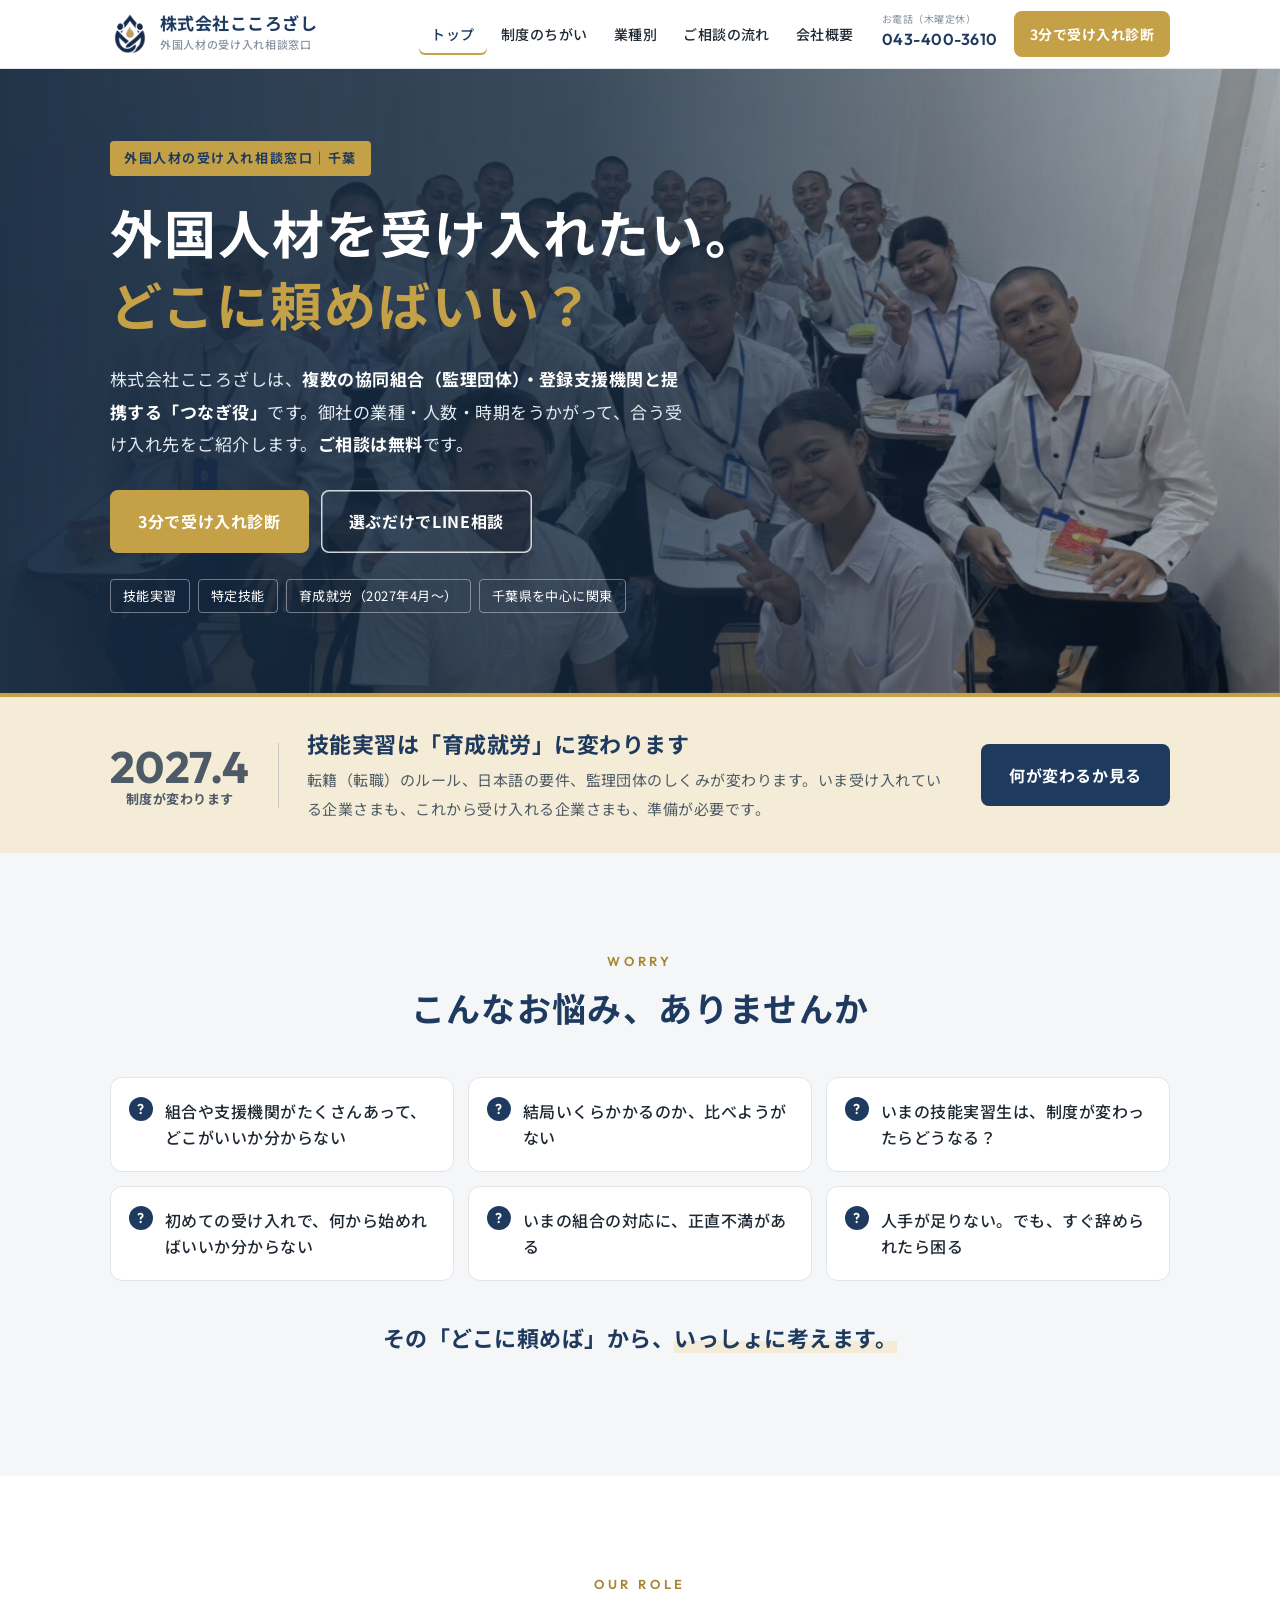
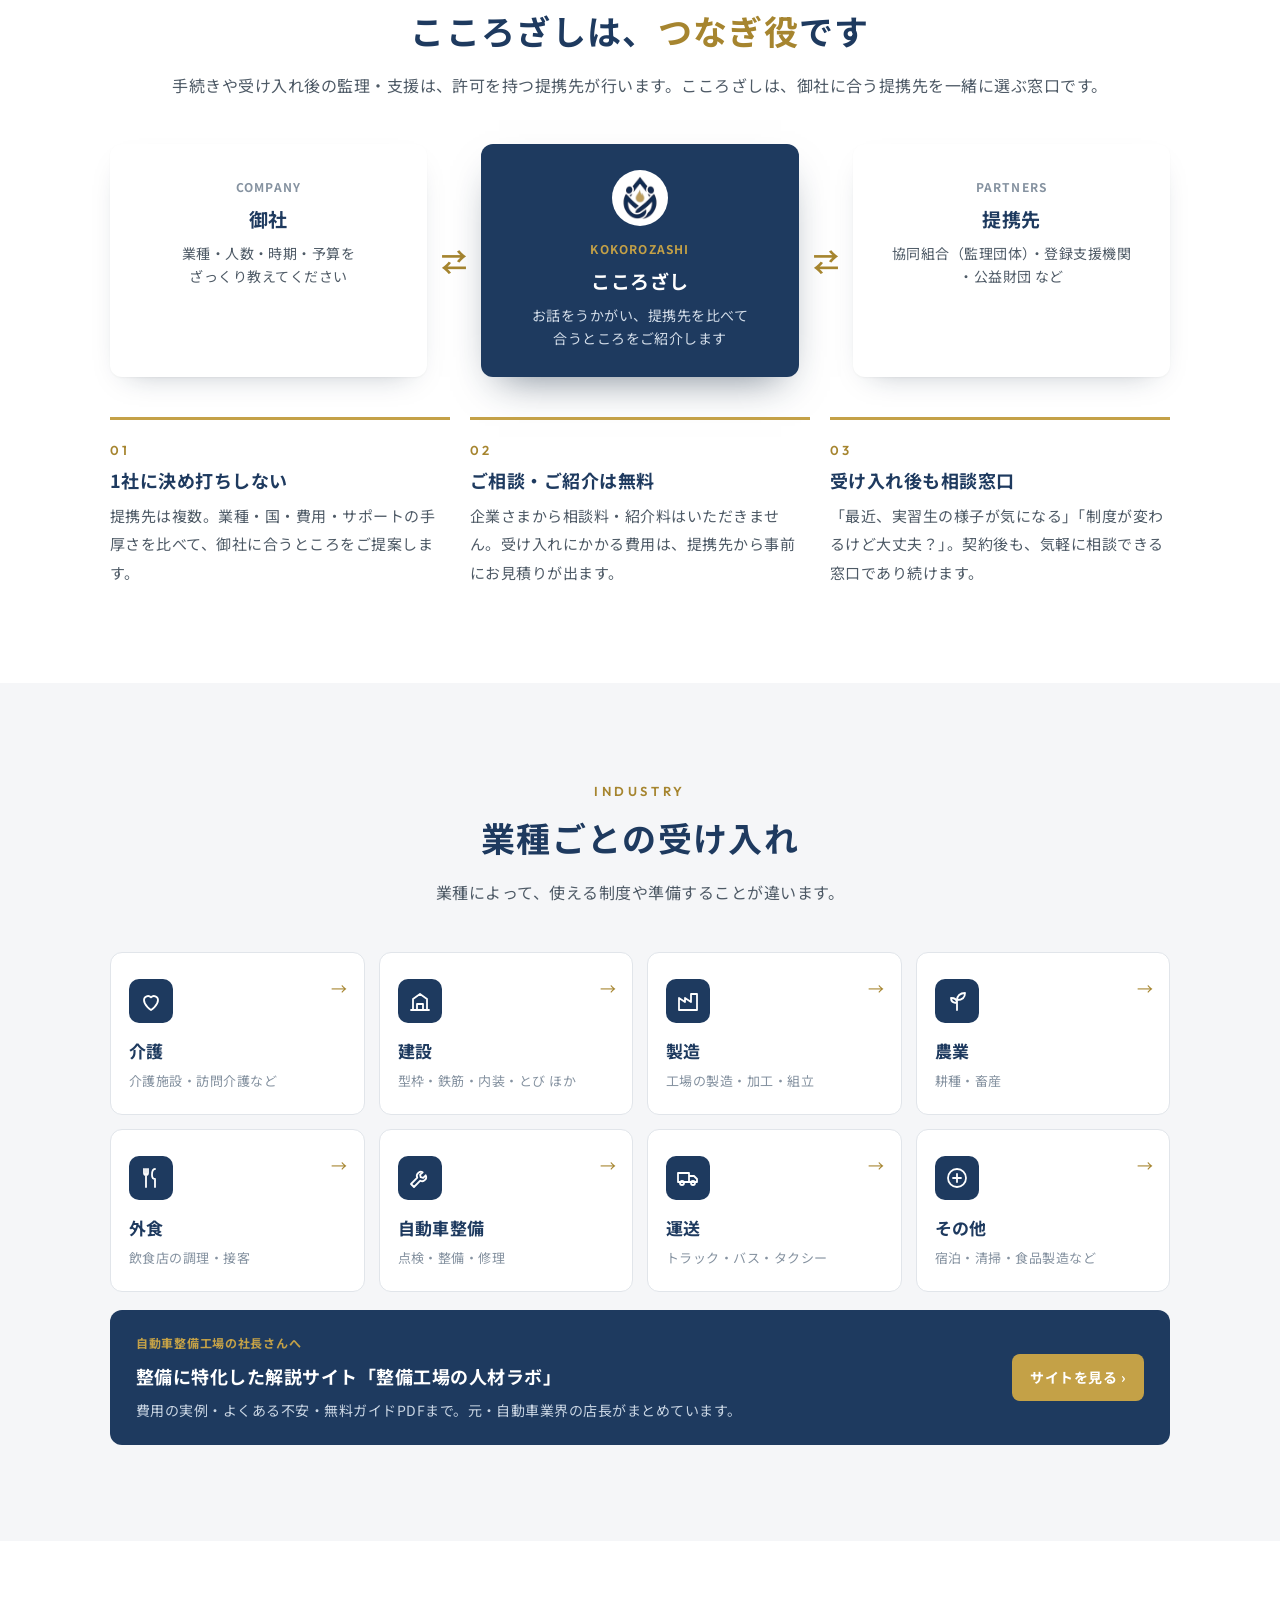
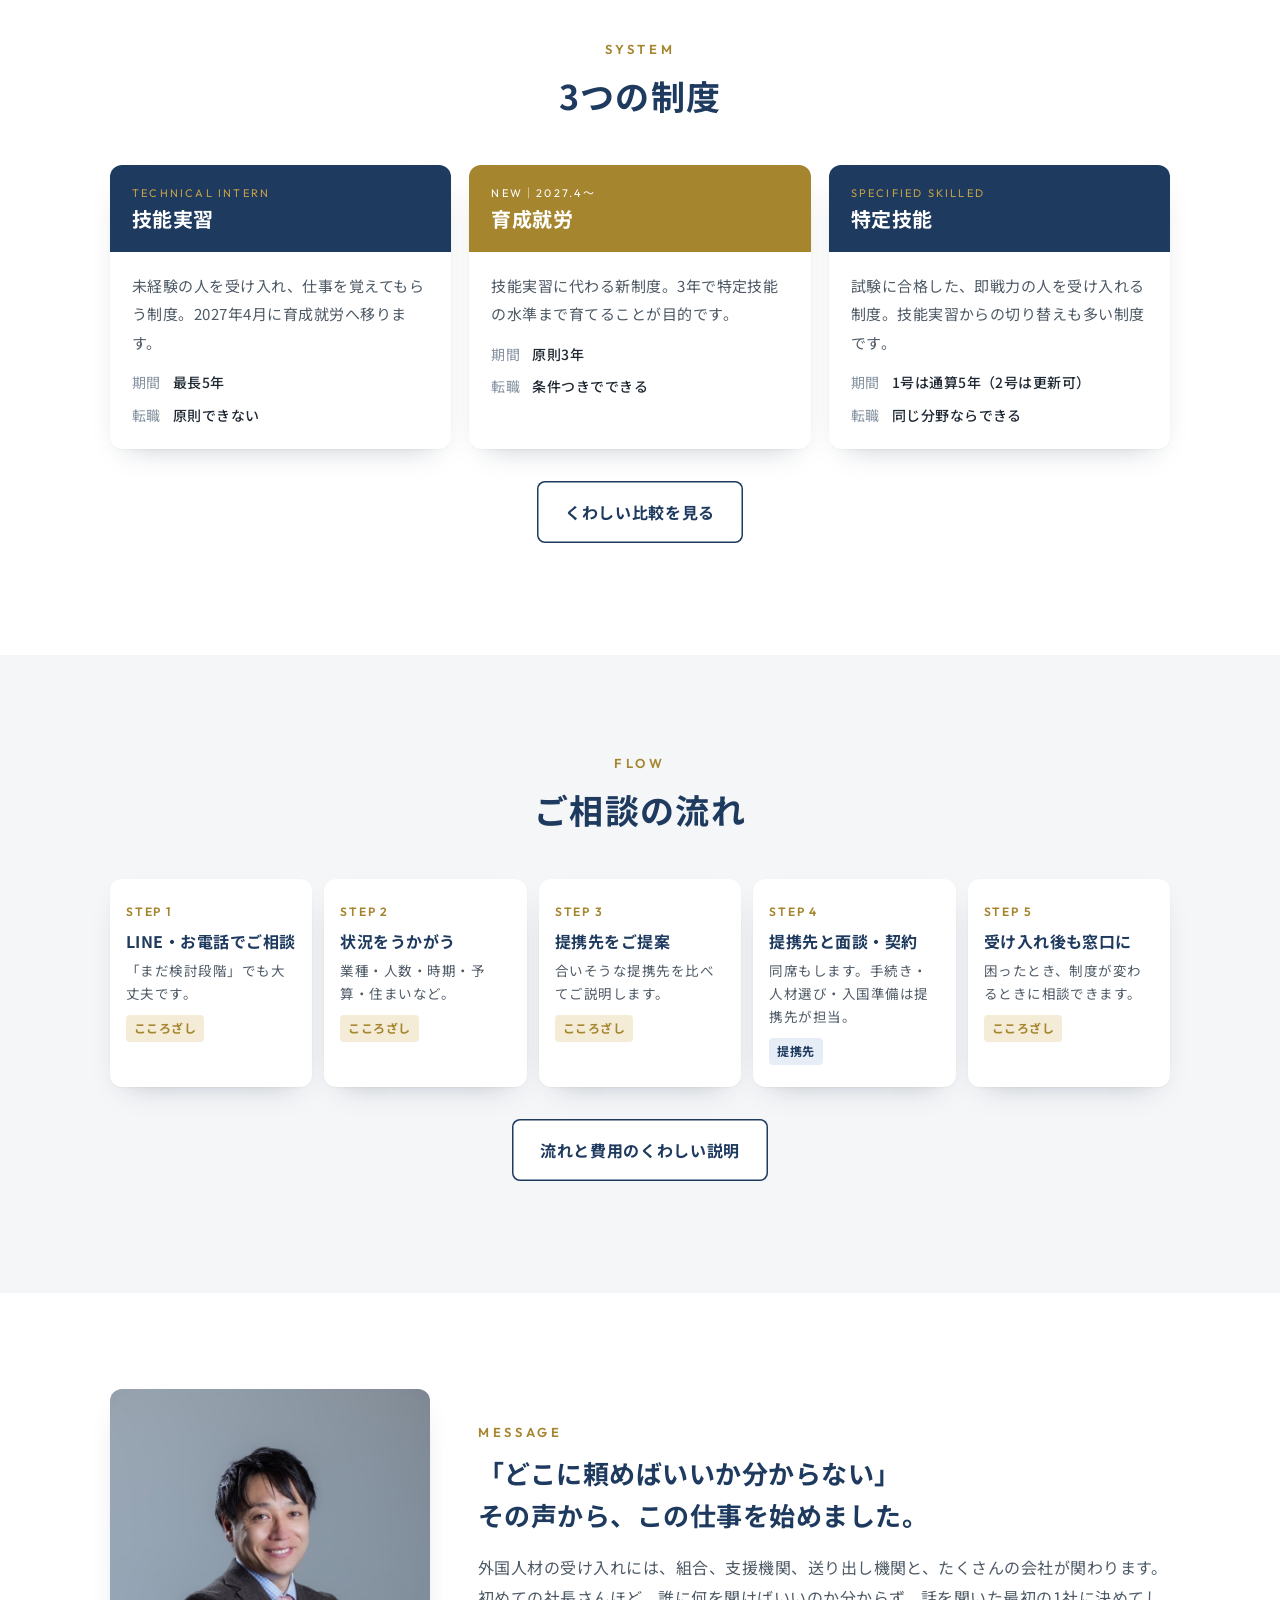
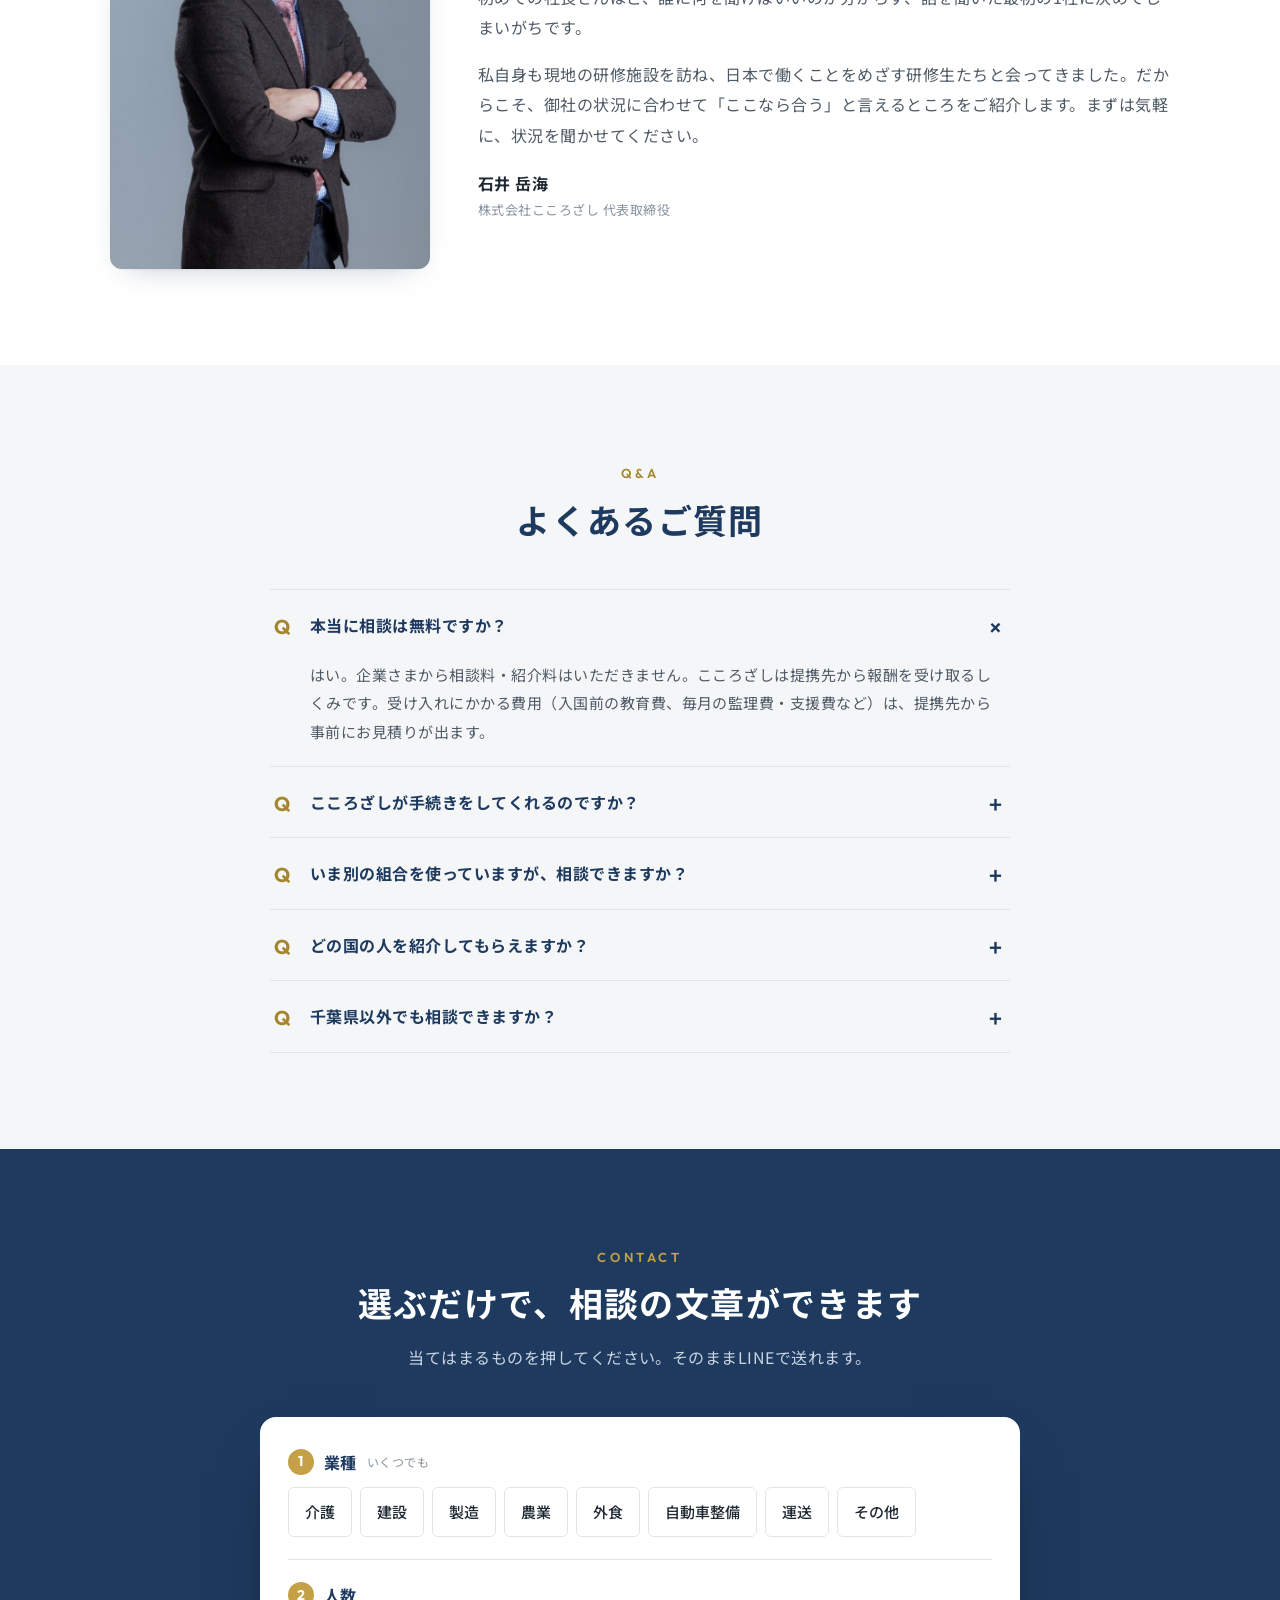
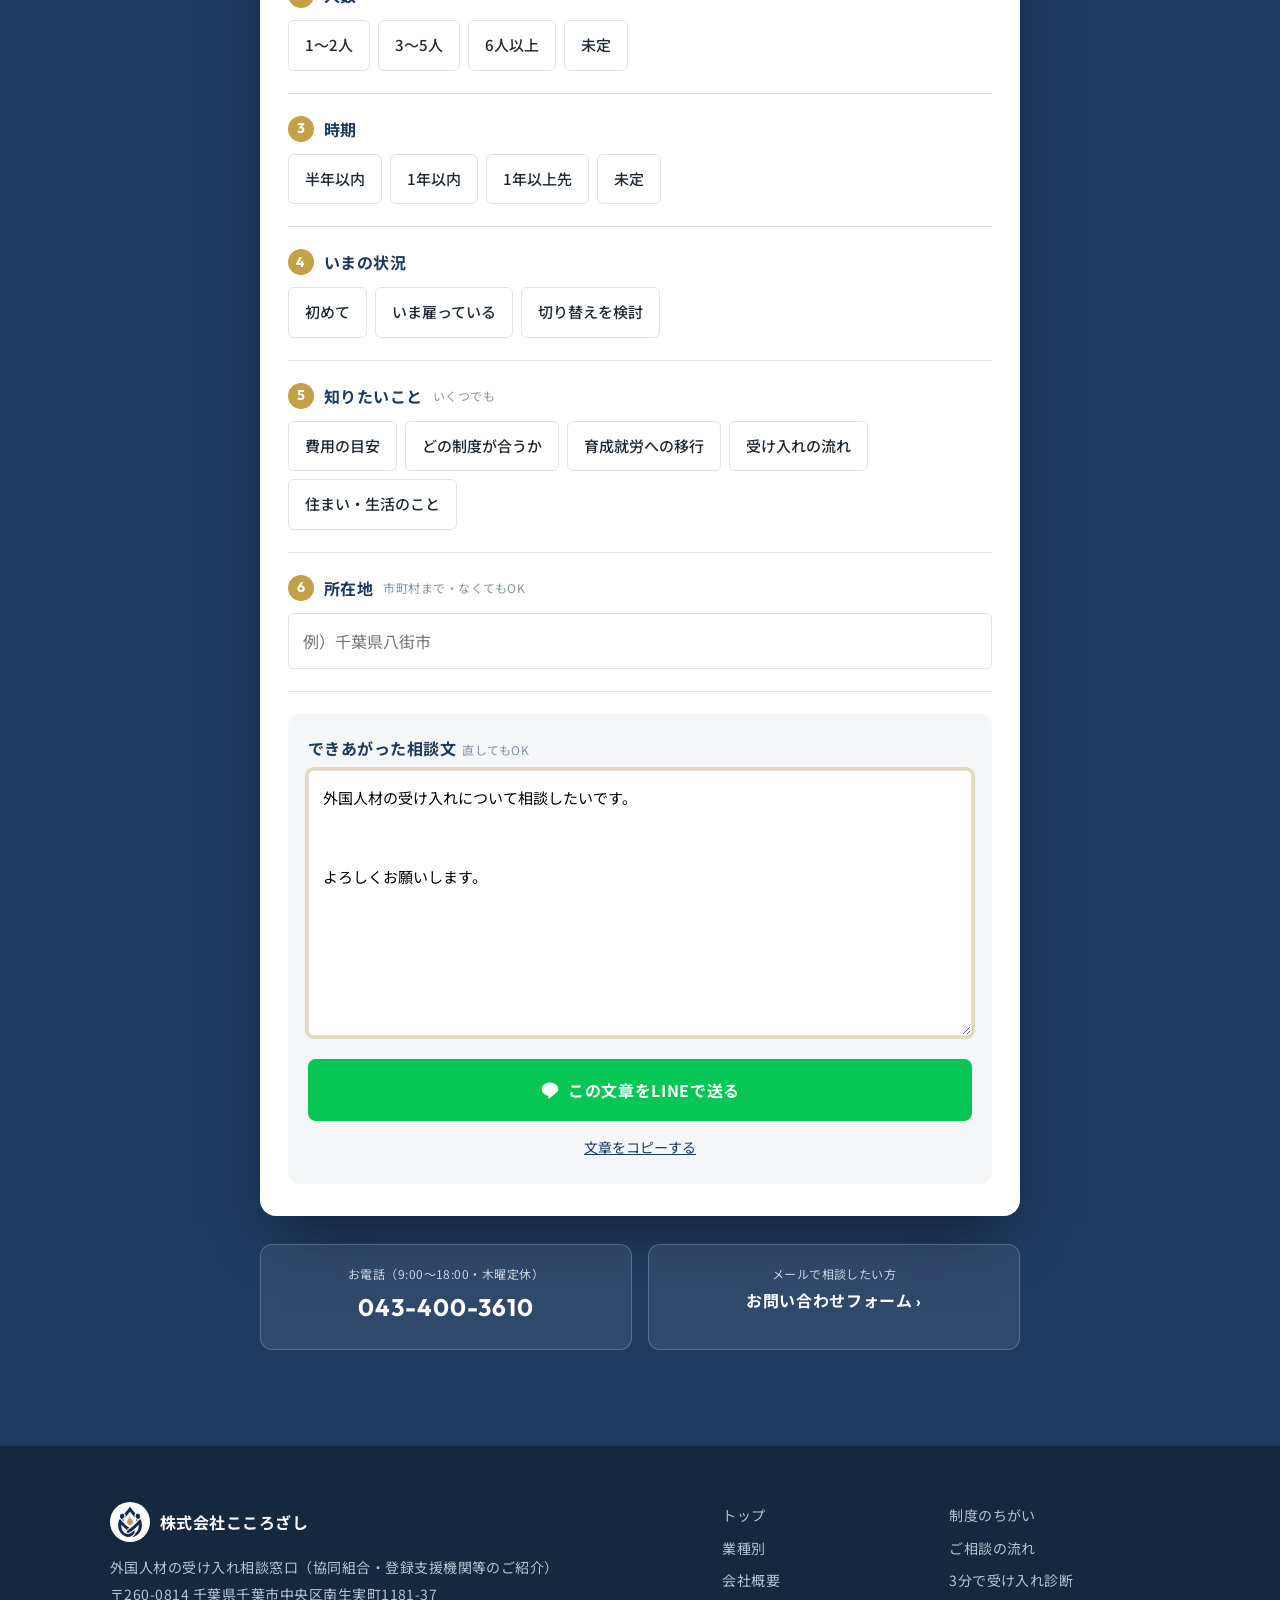
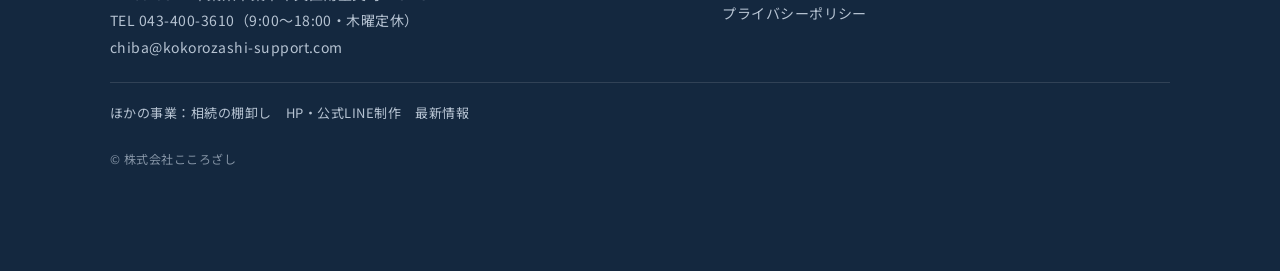
<file: index.html>
<!doctype html>
<html lang="ja">
<head>
<meta charset="utf-8">
<meta name="viewport" content="width=device-width,initial-scale=1">
<title>外国人材の受け入れ相談窓口｜株式会社こころざし（千葉）</title>
<meta name="description" content="外国人材を受け入れたいけれど、どこに頼めばいいか分からない企業さまへ。複数の協同組合・登録支援機関と提携する株式会社こころざしが、御社に合う受け入れ先をご紹介します。技能実習・特定技能・育成就労。ご相談は無料です。">
<link rel="icon" href="assets/img/favicon.png">
<link rel="preconnect" href="https://fonts.googleapis.com">
<link rel="preconnect" href="https://fonts.gstatic.com" crossorigin>
<link href="https://fonts.googleapis.com/css2?family=Noto+Sans+JP:wght@400;500;700&family=Outfit:wght@500;600&display=swap" rel="stylesheet">
<link rel="stylesheet" href="assets/css/style.css">
<meta name="theme-color" content="#1E3A5F">
<meta property="og:type" content="website">
<meta property="og:site_name" content="株式会社こころざし">
<meta property="og:title" content="外国人材の受け入れ相談窓口｜株式会社こころざし（千葉）">
<meta property="og:description" content="外国人材を受け入れたいけれど、どこに頼めばいいか分からない企業さまへ。複数の協同組合・登録支援機関と提携する株式会社こころざしが、御社に合う受け入れ先をご紹介します。技能実習・特定技能・育成就労。ご相談は無料です。">
<meta property="og:url" content="https://kokorozashi-support.com/">
<meta property="og:image" content="https://kokorozashi-support.com/assets/img/ogp.jpg">
<meta name="twitter:card" content="summary_large_image">
</head>
<body>
<header class="hd">
  <div class="wrap hd-in">
    <a class="logo" href="index.html"><img src="assets/img/logo.png" alt=""><span><b>株式会社こころざし</b><small>外国人材の受け入れ相談窓口</small></span></a>
    <nav class="nav"><a href="index.html">トップ</a><a href="seido.html">制度のちがい</a><a href="gyoushu.html">業種別</a><a href="flow.html">ご相談の流れ</a><a href="company.html">会社概要</a></nav>
    <a class="hd-tel" href="tel:0434003610"><small>お電話（木曜定休）</small>043-400-3610</a>
    <a class="hd-cta" href="shindan.html">3分で受け入れ診断</a>
    <button class="burger" id="burger" aria-label="メニュー"><span></span><span></span><span></span></button>
  </div>
  <nav class="nav-sp" id="navsp"><a href="index.html">トップ</a><a href="seido.html">制度のちがい</a><a href="gyoushu.html">業種別</a><a href="flow.html">ご相談の流れ</a><a href="company.html">会社概要</a><a href="shindan.html">3分で受け入れ診断</a>
    <div class="sp-cta"><a href="tel:0434003610">電話する</a><a class="l" href="index.html#contact">LINEで相談</a></div>
  </nav>
</header>

<section class="hero">
  <div class="hero-bg" style="background-image:url('assets/img/trainees.jpg')"></div>
  <div class="wrap hero-in">
    <p class="eyebrow">外国人材の受け入れ相談窓口｜千葉</p>
    <h1><span class="ln"><span>外国人材を受け入れたい。</span></span><span class="ln"><span><em>どこに頼めばいい？</em></span></span></h1>
    <p class="hero-lead">株式会社こころざしは、<b>複数の協同組合（監理団体）・登録支援機関と提携する「つなぎ役」</b>です。御社の業種・人数・時期をうかがって、合う受け入れ先をご紹介します。<b>ご相談は無料</b>です。</p>
    <div class="hero-cta">
      <a class="btn btn-gold" href="shindan.html">3分で受け入れ診断</a>
      <a class="btn btn-ghost" href="#contact">選ぶだけでLINE相談</a>
    </div>
    <ul class="hero-tags"><li>技能実習</li><li>特定技能</li><li>育成就労（2027年4月〜）</li><li>千葉県を中心に関東</li></ul>
  </div>
</section>

<section class="band">
  <div class="wrap band-in">
    <p class="band-date"><b>2027.4</b><small>制度が変わります</small></p>
    <div><h2>技能実習は「育成就労」に変わります</h2><p>転籍（転職）のルール、日本語の要件、監理団体のしくみが変わります。いま受け入れている企業さまも、これから受け入れる企業さまも、準備が必要です。</p></div>
    <a class="btn btn-navy" href="seido.html">何が変わるか見る</a>
  </div>
</section>

<section class="sec sec-bg">
  <div class="wrap">
    <div class="hg center"><p class="en">WORRY</p><h2>こんなお悩み、ありませんか</h2></div>
    <ul class="worry">
      <li>組合や支援機関がたくさんあって、どこがいいか分からない</li>
      <li>結局いくらかかるのか、比べようがない</li>
      <li>いまの技能実習生は、制度が変わったらどうなる？</li>
      <li>初めての受け入れで、何から始めればいいか分からない</li>
      <li>いまの組合の対応に、正直不満がある</li>
      <li>人手が足りない。でも、すぐ辞められたら困る</li>
    </ul>
    <p class="answer">その「どこに頼めば」から、<em>いっしょに考えます。</em></p>
  </div>
</section>

<section class="sec">
  <div class="wrap">
    <div class="hg center"><p class="en">OUR ROLE</p><h2>こころざしは、<em>つなぎ役</em>です</h2><p>手続きや受け入れ後の監理・支援は、許可を持つ提携先が行います。<br class="sp">こころざしは、御社に合う提携先を一緒に選ぶ窓口です。</p></div>
    <div class="role">
      <div class="role-box"><span class="tag">COMPANY</span><h3>御社</h3><p>業種・人数・時期・予算を<br>ざっくり教えてください</p></div>
      <div class="role-arrow">⇄</div>
      <div class="role-box me"><img src="assets/img/logo.png" alt=""><span class="tag">KOKOROZASHI</span><h3>こころざし</h3><p>お話をうかがい、提携先を比べて<br>合うところをご紹介します</p></div>
      <div class="role-arrow">⇄</div>
      <div class="role-box"><span class="tag">PARTNERS</span><h3>提携先</h3><p>協同組合（監理団体）・登録支援機関<br>・公益財団 など</p></div>
    </div>
    <div class="points">
      <div class="pt"><p class="no">01</p><h3>1社に決め打ちしない</h3><p>提携先は複数。業種・国・費用・サポートの手厚さを比べて、御社に合うところをご提案します。</p></div>
      <div class="pt"><p class="no">02</p><h3>ご相談・ご紹介は無料</h3><p>企業さまから相談料・紹介料はいただきません。受け入れにかかる費用は、提携先から事前にお見積りが出ます。</p></div>
      <div class="pt"><p class="no">03</p><h3>受け入れ後も相談窓口</h3><p>「最近、実習生の様子が気になる」「制度が変わるけど大丈夫？」。契約後も、気軽に相談できる窓口であり続けます。</p></div>
    </div>
  </div>
</section>

<section class="sec sec-bg">
  <div class="wrap">
    <div class="hg center"><p class="en">INDUSTRY</p><h2>業種ごとの受け入れ</h2><p>業種によって、使える制度や準備することが違います。</p></div>
    <div class="inds"><a class="ind" href="gyoushu.html#kaigo"><span class="ic"><svg viewBox="0 0 24 24"><path d="M12 21s-7-4.4-7-10a4 4 0 0 1 7-2.6A4 4 0 0 1 19 11c0 5.6-7 10-7 10z"/></svg></span><b>介護</b><span>介護施設・訪問介護など</span></a><a class="ind" href="gyoushu.html#kensetsu"><span class="ic"><svg viewBox="0 0 24 24"><path d="M3 21h18M5 21V10l7-5 7 5v11M9 21v-6h6v6"/></svg></span><b>建設</b><span>型枠・鉄筋・内装・とび ほか</span></a><a class="ind" href="gyoushu.html#seizou"><span class="ic"><svg viewBox="0 0 24 24"><path d="M3 21V9l6 4V9l6 4V5h6v16z"/></svg></span><b>製造</b><span>工場の製造・加工・組立</span></a><a class="ind" href="gyoushu.html#nougyou"><span class="ic"><svg viewBox="0 0 24 24"><path d="M12 21V11M12 11c0-4 3-7 8-7 0 5-3 7-8 7zM12 14c0-3-2-5-6-5 0 4 2 5 6 5z"/></svg></span><b>農業</b><span>耕種・畜産</span></a><a class="ind" href="gyoushu.html#gaishoku"><span class="ic"><svg viewBox="0 0 24 24"><path d="M7 3v8M5 3v4a2 2 0 0 0 4 0V3M7 11v10M16 3c-2 0-3 3-3 6s1 4 3 4v8"/></svg></span><b>外食</b><span>飲食店の調理・接客</span></a><a class="ind" href="gyoushu.html#seibi"><span class="ic"><svg viewBox="0 0 24 24"><path d="M14.7 6.3a4 4 0 0 0-5.4 5.4L3 18l3 3 6.3-6.3a4 4 0 0 0 5.4-5.4l-2.5 2.5-2.5-.6-.6-2.5z"/></svg></span><b>自動車整備</b><span>点検・整備・修理</span></a><a class="ind" href="gyoushu.html#unsou"><span class="ic"><svg viewBox="0 0 24 24"><path d="M2 7h11v9H2zM13 10h5l3 3v3h-8M6 19a2 2 0 1 0 0-4 2 2 0 0 0 0 4zM17 19a2 2 0 1 0 0-4 2 2 0 0 0 0 4z"/></svg></span><b>運送</b><span>トラック・バス・タクシー</span></a><a class="ind" href="gyoushu.html#sonota"><span class="ic"><svg viewBox="0 0 24 24"><circle cx="12" cy="12" r="9"/><path d="M8 12h8M12 8v8"/></svg></span><b>その他</b><span>宿泊・清掃・食品製造など</span></a></div>
    <a class="lab" href="https://seibi-lab.pages.dev/" target="_blank" rel="noopener"><span class="lab-tag">自動車整備工場の社長さんへ</span><b>整備に特化した解説サイト「整備工場の人材ラボ」</b><span class="lab-txt">費用の実例・よくある不安・無料ガイドPDFまで。元・自動車業界の店長がまとめています。</span><span class="lab-go">サイトを見る ›</span></a>
  </div>
</section>

<section class="sec">
  <div class="wrap">
    <div class="hg center"><p class="en">SYSTEM</p><h2>3つの制度</h2></div>
    <div class="seido3">
      <div class="sd"><div class="sd-hd"><small>TECHNICAL INTERN</small><h3>技能実習</h3></div><div class="sd-bd"><p>未経験の人を受け入れ、仕事を覚えてもらう制度。2027年4月に育成就労へ移ります。</p><dl><dt>期間</dt><dd>最長5年</dd><dt>転職</dt><dd>原則できない</dd></dl></div></div>
      <div class="sd new"><div class="sd-hd"><small>NEW｜2027.4〜</small><h3>育成就労</h3></div><div class="sd-bd"><p>技能実習に代わる新制度。3年で特定技能の水準まで育てることが目的です。</p><dl><dt>期間</dt><dd>原則3年</dd><dt>転職</dt><dd>条件つきでできる</dd></dl></div></div>
      <div class="sd"><div class="sd-hd"><small>SPECIFIED SKILLED</small><h3>特定技能</h3></div><div class="sd-bd"><p>試験に合格した、即戦力の人を受け入れる制度。技能実習からの切り替えも多い制度です。</p><dl><dt>期間</dt><dd>1号は通算5年（2号は更新可）</dd><dt>転職</dt><dd>同じ分野ならできる</dd></dl></div></div>
    </div>
    <p class="center" style="margin-top:32px"><a class="btn btn-out" href="seido.html">くわしい比較を見る</a></p>
  </div>
</section>

<section class="sec sec-bg">
  <div class="wrap">
    <div class="hg center"><p class="en">FLOW</p><h2>ご相談の流れ</h2></div>
    <ol class="steps">
      <li><h3>LINE・お電話でご相談</h3><p>「まだ検討段階」でも大丈夫です。</p><span class="who">こころざし</span></li>
      <li><h3>状況をうかがう</h3><p>業種・人数・時期・予算・住まいなど。</p><span class="who">こころざし</span></li>
      <li><h3>提携先をご提案</h3><p>合いそうな提携先を比べてご説明します。</p><span class="who">こころざし</span></li>
      <li><h3>提携先と面談・契約</h3><p>同席もします。手続き・人材選び・入国準備は提携先が担当。</p><span class="who p">提携先</span></li>
      <li><h3>受け入れ後も窓口に</h3><p>困ったとき、制度が変わるときに相談できます。</p><span class="who">こころざし</span></li>
    </ol>
    <p class="center" style="margin-top:32px"><a class="btn btn-out" href="flow.html">流れと費用のくわしい説明</a></p>
  </div>
</section>

<section class="sec">
  <div class="wrap msg">
    <img src="assets/img/ishii.jpg" alt="代表取締役 石井岳海" width="700" height="1050">
    <div>
      <p class="hg" style="margin:0 0 6px"><span class="en" style="display:block">MESSAGE</span></p>
      <h3>「どこに頼めばいいか分からない」<br>その声から、この仕事を始めました。</h3>
      <p>外国人材の受け入れには、組合、支援機関、送り出し機関と、たくさんの会社が関わります。初めての社長さんほど、誰に何を聞けばいいのか分からず、話を聞いた最初の1社に決めてしまいがちです。</p>
      <p>私自身も現地の研修施設を訪ね、日本で働くことをめざす研修生たちと会ってきました。だからこそ、御社の状況に合わせて「ここなら合う」と言えるところをご紹介します。まずは気軽に、状況を聞かせてください。</p>
      <p class="sign">石井 岳海<small>株式会社こころざし 代表取締役</small></p>
    </div>
  </div>
</section>

<section class="sec sec-bg">
  <div class="narrow">
    <div class="hg center"><p class="en">Q&amp;A</p><h2>よくあるご質問</h2></div>
    <div class="qa">
      <details open><summary>本当に相談は無料ですか？</summary><p class="ans">はい。企業さまから相談料・紹介料はいただきません。こころざしは提携先から報酬を受け取るしくみです。受け入れにかかる費用（入国前の教育費、毎月の監理費・支援費など）は、提携先から事前にお見積りが出ます。</p></details>
      <details><summary>こころざしが手続きをしてくれるのですか？</summary><p class="ans">いいえ。申請書類の作成や受け入れ後の監理・支援は、許可を持つ提携先（協同組合・登録支援機関など）や行政書士が行います。こころざしは、御社に合う提携先を選び、つなぐ役目です。</p></details>
      <details><summary>いま別の組合を使っていますが、相談できますか？</summary><p class="ans">できます。「いまの組合で大丈夫か」「育成就労への移行はどうなるか」など、セカンドオピニオンとしてもお使いください。</p></details>
      <details><summary>どの国の人を紹介してもらえますか？</summary><p class="ans">提携先によって、インドネシア・ミャンマー・ベトナムなど、送り出しの国が違います。業種や御社のご希望に合わせてご提案します。</p></details>
      <details><summary>千葉県以外でも相談できますか？</summary><p class="ans">千葉県を中心に、関東の企業さまのご相談を承っています。オンラインでのご相談も可能です。</p></details>
    </div>
  </div>
</section>

<section class="contact" id="contact">
  <div class="wrap">
    <div class="hg center"><p class="en" style="color:var(--gold)">CONTACT</p><h2>選ぶだけで、相談の文章ができます</h2><p style="color:#C9D5E3">当てはまるものを押してください。そのままLINEで送れます。</p></div>
    <div class="ask" id="ask">
      <div class="ask-q"><h3><span>1</span>業種<small>いくつでも</small></h3><div class="ops" data-name="ind" data-many="1">
        <button type="button">介護</button><button type="button">建設</button><button type="button">製造</button><button type="button">農業</button><button type="button">外食</button><button type="button">自動車整備</button><button type="button">運送</button><button type="button">その他</button></div></div>
      <div class="ask-q"><h3><span>2</span>人数</h3><div class="ops" data-name="num">
        <button type="button">1〜2人</button><button type="button">3〜5人</button><button type="button">6人以上</button><button type="button">未定</button></div></div>
      <div class="ask-q"><h3><span>3</span>時期</h3><div class="ops" data-name="when">
        <button type="button">半年以内</button><button type="button">1年以内</button><button type="button">1年以上先</button><button type="button">未定</button></div></div>
      <div class="ask-q"><h3><span>4</span>いまの状況</h3><div class="ops" data-name="now">
        <button type="button" data-v="外国人の雇用は初めて">初めて</button><button type="button" data-v="いま技能実習生・特定技能の人がいる">いま雇っている</button><button type="button" data-v="組合・支援機関の切り替えを考えている">切り替えを検討</button></div></div>
      <div class="ask-q"><h3><span>5</span>知りたいこと<small>いくつでも</small></h3><div class="ops" data-name="want" data-many="1">
        <button type="button">費用の目安</button><button type="button">どの制度が合うか</button><button type="button">育成就労への移行</button><button type="button">受け入れの流れ</button><button type="button">住まい・生活のこと</button></div></div>
      <div class="ask-q"><h3><span>6</span>所在地<small>市町村まで・なくてもOK</small></h3><input type="text" id="askArea" placeholder="例）千葉県八街市"></div>
      <div class="ask-out">
        <h3>できあがった相談文<small>直してもOK</small></h3>
        <textarea id="askMsg" rows="9"></textarea>
        <a class="btn btn-line btn-w" id="askSend" href="#">この文章をLINEで送る</a>
        <button type="button" class="copy" id="askCopy">文章をコピーする</button>
      </div>
    </div>
    <div class="other">
      <a href="tel:0434003610"><small>お電話（9:00〜18:00・木曜定休）</small><b>043-400-3610</b></a>
      <a class="mail" href="contact.html"><small>メールで相談したい方</small><b>お問い合わせフォーム ›</b></a>
    </div>
  </div>
</section>
<footer class="ft">
  <div class="wrap">
    <div class="ft-in">
      <div>
        <p class="fl"><img src="assets/img/logo.png" alt=""><b>株式会社こころざし</b></p>
        <p style="margin:0">外国人材の受け入れ相談窓口（協同組合・登録支援機関等のご紹介）<br>
        〒260-0814 千葉県千葉市中央区南生実町1181-37<br>
        TEL 043-400-3610（9:00〜18:00・木曜定休）<br>chiba@kokorozashi-support.com</p>
      </div>
      <div><ul><li><a href="index.html">トップ</a></li><li><a href="seido.html">制度のちがい</a></li><li><a href="gyoushu.html">業種別</a></li><li><a href="flow.html">ご相談の流れ</a></li><li><a href="company.html">会社概要</a></li><li><a href="shindan.html">3分で受け入れ診断</a></li><li><a href="privacy.html">プライバシーポリシー</a></li></ul></div>
    </div>
    <p class="ft-other">ほかの事業：<a href="https://souzoku.kokorozashi-support.com/">相続の棚卸し</a><a href="https://seisaku.kokorozashi-support.com/">HP・公式LINE制作</a><a href="https://news.kokorozashi-support.com/">最新情報</a></p>
    <p class="ft-cp">© 株式会社こころざし</p>
  </div>
</footer>
<script src="assets/js/main.js"></script>
<!-- Cloudflare Web Analytics --><script type='module' src='https://static.cloudflareinsights.com/beacon.min.js' data-cf-beacon='{"token": "25b349b0f752403393757a30507615bf"}'></script><!-- End Cloudflare Web Analytics -->
</body>
</html>
</file>
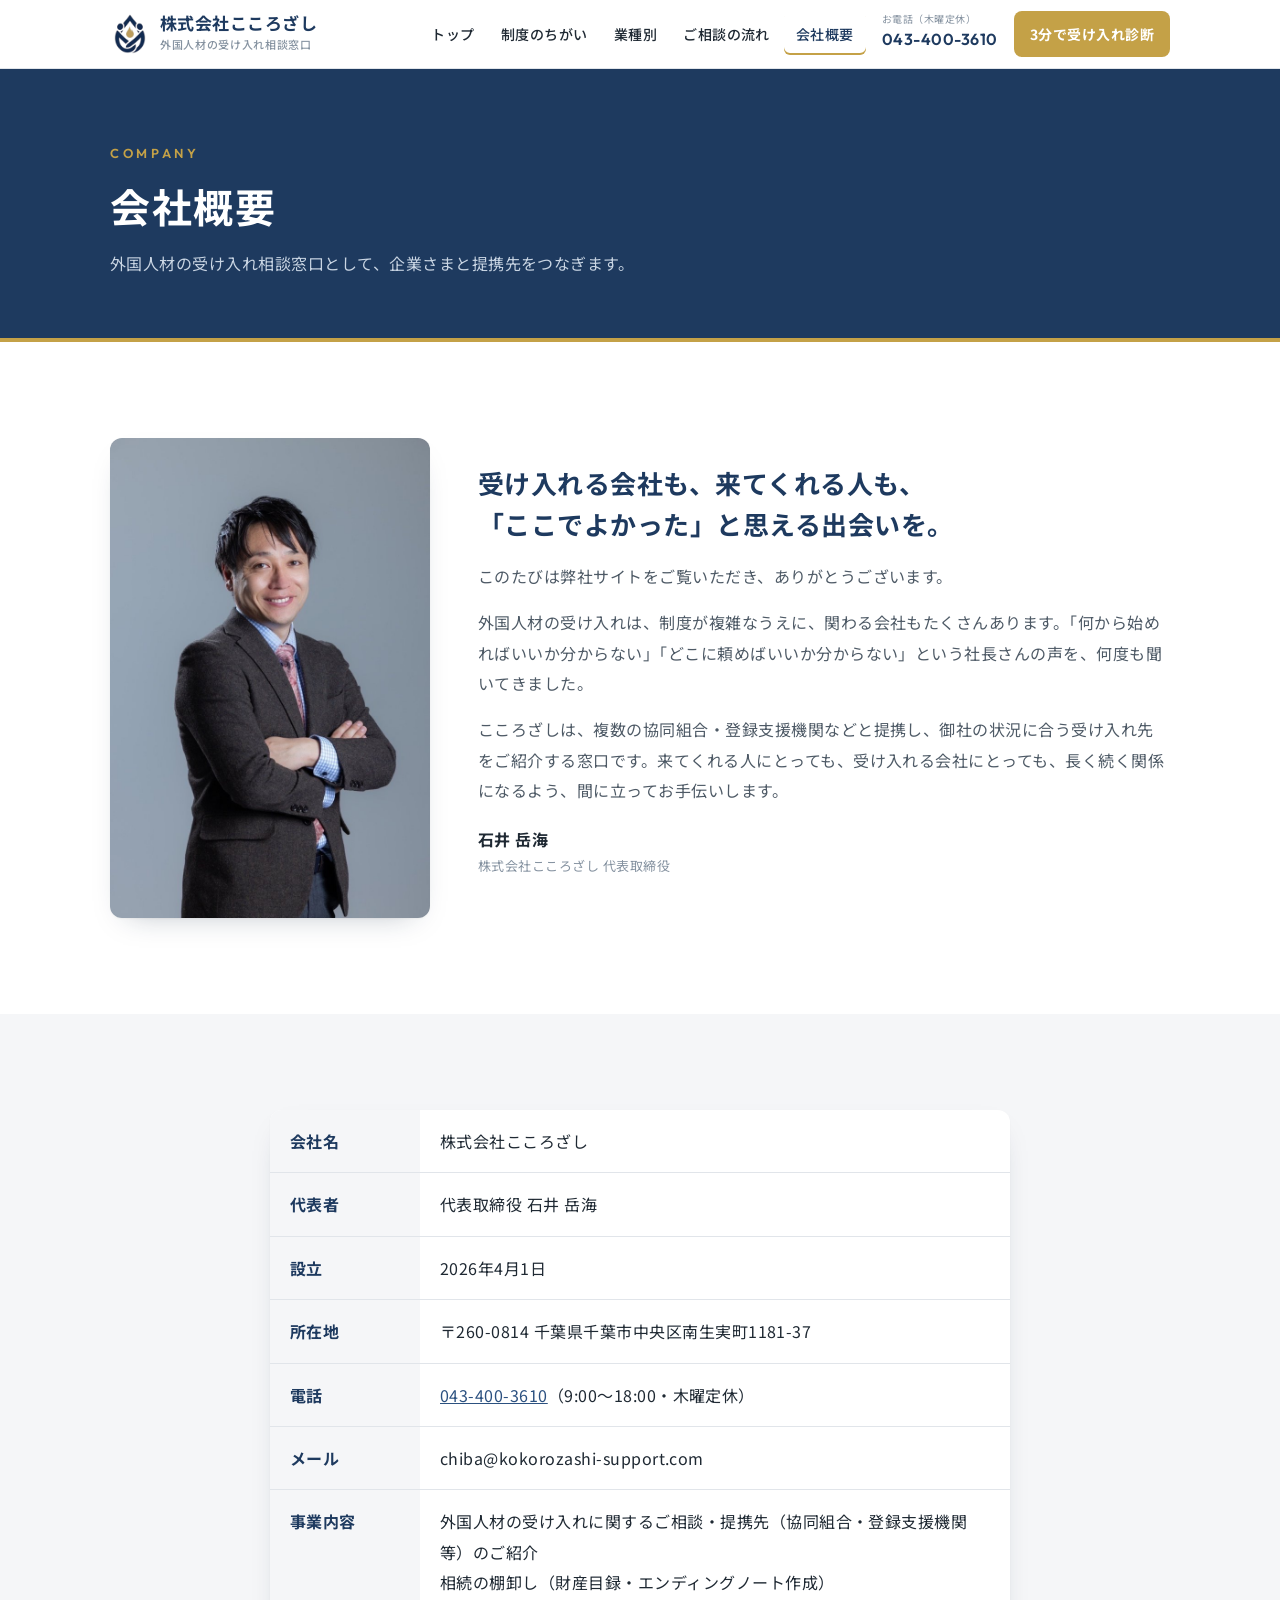
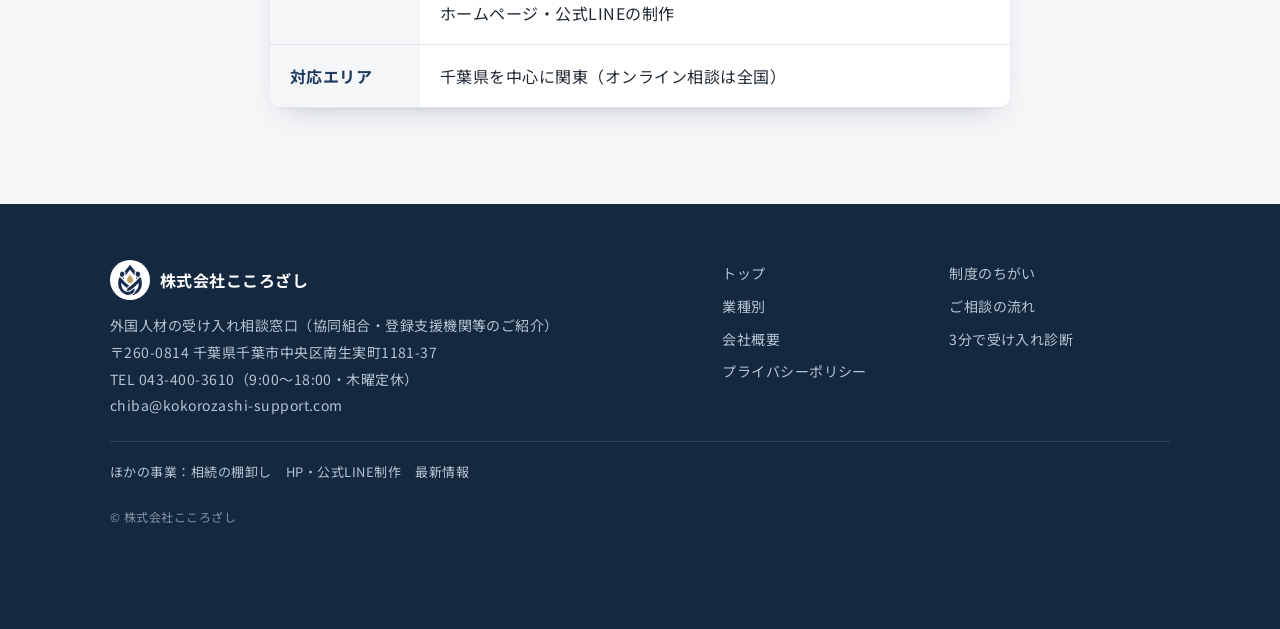
<file: company.html>
<!doctype html>
<html lang="ja">
<head>
<meta charset="utf-8">
<meta name="viewport" content="width=device-width,initial-scale=1">
<title>会社概要｜株式会社こころざし</title>
<meta name="description" content="株式会社こころざしの会社概要と代表メッセージ。千葉県千葉市。外国人材の受け入れ相談窓口。">
<link rel="icon" href="assets/img/favicon.png">
<link rel="preconnect" href="https://fonts.googleapis.com">
<link rel="preconnect" href="https://fonts.gstatic.com" crossorigin>
<link href="https://fonts.googleapis.com/css2?family=Noto+Sans+JP:wght@400;500;700&family=Outfit:wght@500;600&display=swap" rel="stylesheet">
<link rel="stylesheet" href="assets/css/style.css">
<meta name="theme-color" content="#1E3A5F">
<meta property="og:type" content="website">
<meta property="og:site_name" content="株式会社こころざし">
<meta property="og:title" content="会社概要｜株式会社こころざし">
<meta property="og:description" content="株式会社こころざしの会社概要と代表メッセージ。千葉県千葉市。外国人材の受け入れ相談窓口。">
<meta property="og:url" content="https://kokorozashi-support.com/company">
<meta property="og:image" content="https://kokorozashi-support.com/assets/img/ogp.jpg">
<meta name="twitter:card" content="summary_large_image">
</head>
<body>
<header class="hd">
  <div class="wrap hd-in">
    <a class="logo" href="index.html"><img src="assets/img/logo.png" alt=""><span><b>株式会社こころざし</b><small>外国人材の受け入れ相談窓口</small></span></a>
    <nav class="nav"><a href="index.html">トップ</a><a href="seido.html">制度のちがい</a><a href="gyoushu.html">業種別</a><a href="flow.html">ご相談の流れ</a><a href="company.html">会社概要</a></nav>
    <a class="hd-tel" href="tel:0434003610"><small>お電話（木曜定休）</small>043-400-3610</a>
    <a class="hd-cta" href="shindan.html">3分で受け入れ診断</a>
    <button class="burger" id="burger" aria-label="メニュー"><span></span><span></span><span></span></button>
  </div>
  <nav class="nav-sp" id="navsp"><a href="index.html">トップ</a><a href="seido.html">制度のちがい</a><a href="gyoushu.html">業種別</a><a href="flow.html">ご相談の流れ</a><a href="company.html">会社概要</a><a href="shindan.html">3分で受け入れ診断</a>
    <div class="sp-cta"><a href="tel:0434003610">電話する</a><a class="l" href="index.html#contact">LINEで相談</a></div>
  </nav>
</header>
<section class="ph"><div class="wrap"><p class="en">COMPANY</p><h1>会社概要</h1><p>外国人材の受け入れ相談窓口として、企業さまと提携先をつなぎます。</p></div></section>

<section class="sec">
  <div class="wrap msg">
    <img src="assets/img/ishii.jpg" alt="代表取締役 石井岳海" width="700" height="1050">
    <div>
      <h3>受け入れる会社も、来てくれる人も、<br>「ここでよかった」と思える出会いを。</h3>
      <p>このたびは弊社サイトをご覧いただき、ありがとうございます。</p>
      <p>外国人材の受け入れは、制度が複雑なうえに、関わる会社もたくさんあります。「何から始めればいいか分からない」「どこに頼めばいいか分からない」という社長さんの声を、何度も聞いてきました。</p>
      <p>こころざしは、複数の協同組合・登録支援機関などと提携し、御社の状況に合う受け入れ先をご紹介する窓口です。来てくれる人にとっても、受け入れる会社にとっても、長く続く関係になるよう、間に立ってお手伝いします。</p>
      <p class="sign">石井 岳海<small>株式会社こころざし 代表取締役</small></p>
    </div>
  </div>
</section>
<section class="sec sec-bg">
  <div class="narrow">
    <table class="co">
      <tr><th>会社名</th><td>株式会社こころざし</td></tr>
      <tr><th>代表者</th><td>代表取締役 石井 岳海</td></tr>
      <tr><th>設立</th><td>2026年4月1日</td></tr>
      <tr><th>所在地</th><td>〒260-0814 千葉県千葉市中央区南生実町1181-37</td></tr>
      <tr><th>電話</th><td><a href="tel:0434003610">043-400-3610</a>（9:00〜18:00・木曜定休）</td></tr>
      <tr><th>メール</th><td>chiba@kokorozashi-support.com</td></tr>
      <tr><th>事業内容</th><td>外国人材の受け入れに関するご相談・提携先（協同組合・登録支援機関等）のご紹介<br>相続の棚卸し（財産目録・エンディングノート作成）<br>ホームページ・公式LINEの制作</td></tr>
      <tr><th>対応エリア</th><td>千葉県を中心に関東（オンライン相談は全国）</td></tr>
    </table>
  </div>
</section>
<footer class="ft">
  <div class="wrap">
    <div class="ft-in">
      <div>
        <p class="fl"><img src="assets/img/logo.png" alt=""><b>株式会社こころざし</b></p>
        <p style="margin:0">外国人材の受け入れ相談窓口（協同組合・登録支援機関等のご紹介）<br>
        〒260-0814 千葉県千葉市中央区南生実町1181-37<br>
        TEL 043-400-3610（9:00〜18:00・木曜定休）<br>chiba@kokorozashi-support.com</p>
      </div>
      <div><ul><li><a href="index.html">トップ</a></li><li><a href="seido.html">制度のちがい</a></li><li><a href="gyoushu.html">業種別</a></li><li><a href="flow.html">ご相談の流れ</a></li><li><a href="company.html">会社概要</a></li><li><a href="shindan.html">3分で受け入れ診断</a></li><li><a href="privacy.html">プライバシーポリシー</a></li></ul></div>
    </div>
    <p class="ft-other">ほかの事業：<a href="https://souzoku.kokorozashi-support.com/">相続の棚卸し</a><a href="https://seisaku.kokorozashi-support.com/">HP・公式LINE制作</a><a href="https://news.kokorozashi-support.com/">最新情報</a></p>
    <p class="ft-cp">© 株式会社こころざし</p>
  </div>
</footer>
<script src="assets/js/main.js"></script>
<!-- Cloudflare Web Analytics --><script type='module' src='https://static.cloudflareinsights.com/beacon.min.js' data-cf-beacon='{"token": "25b349b0f752403393757a30507615bf"}'></script><!-- End Cloudflare Web Analytics -->
</body>
</html>
</file>
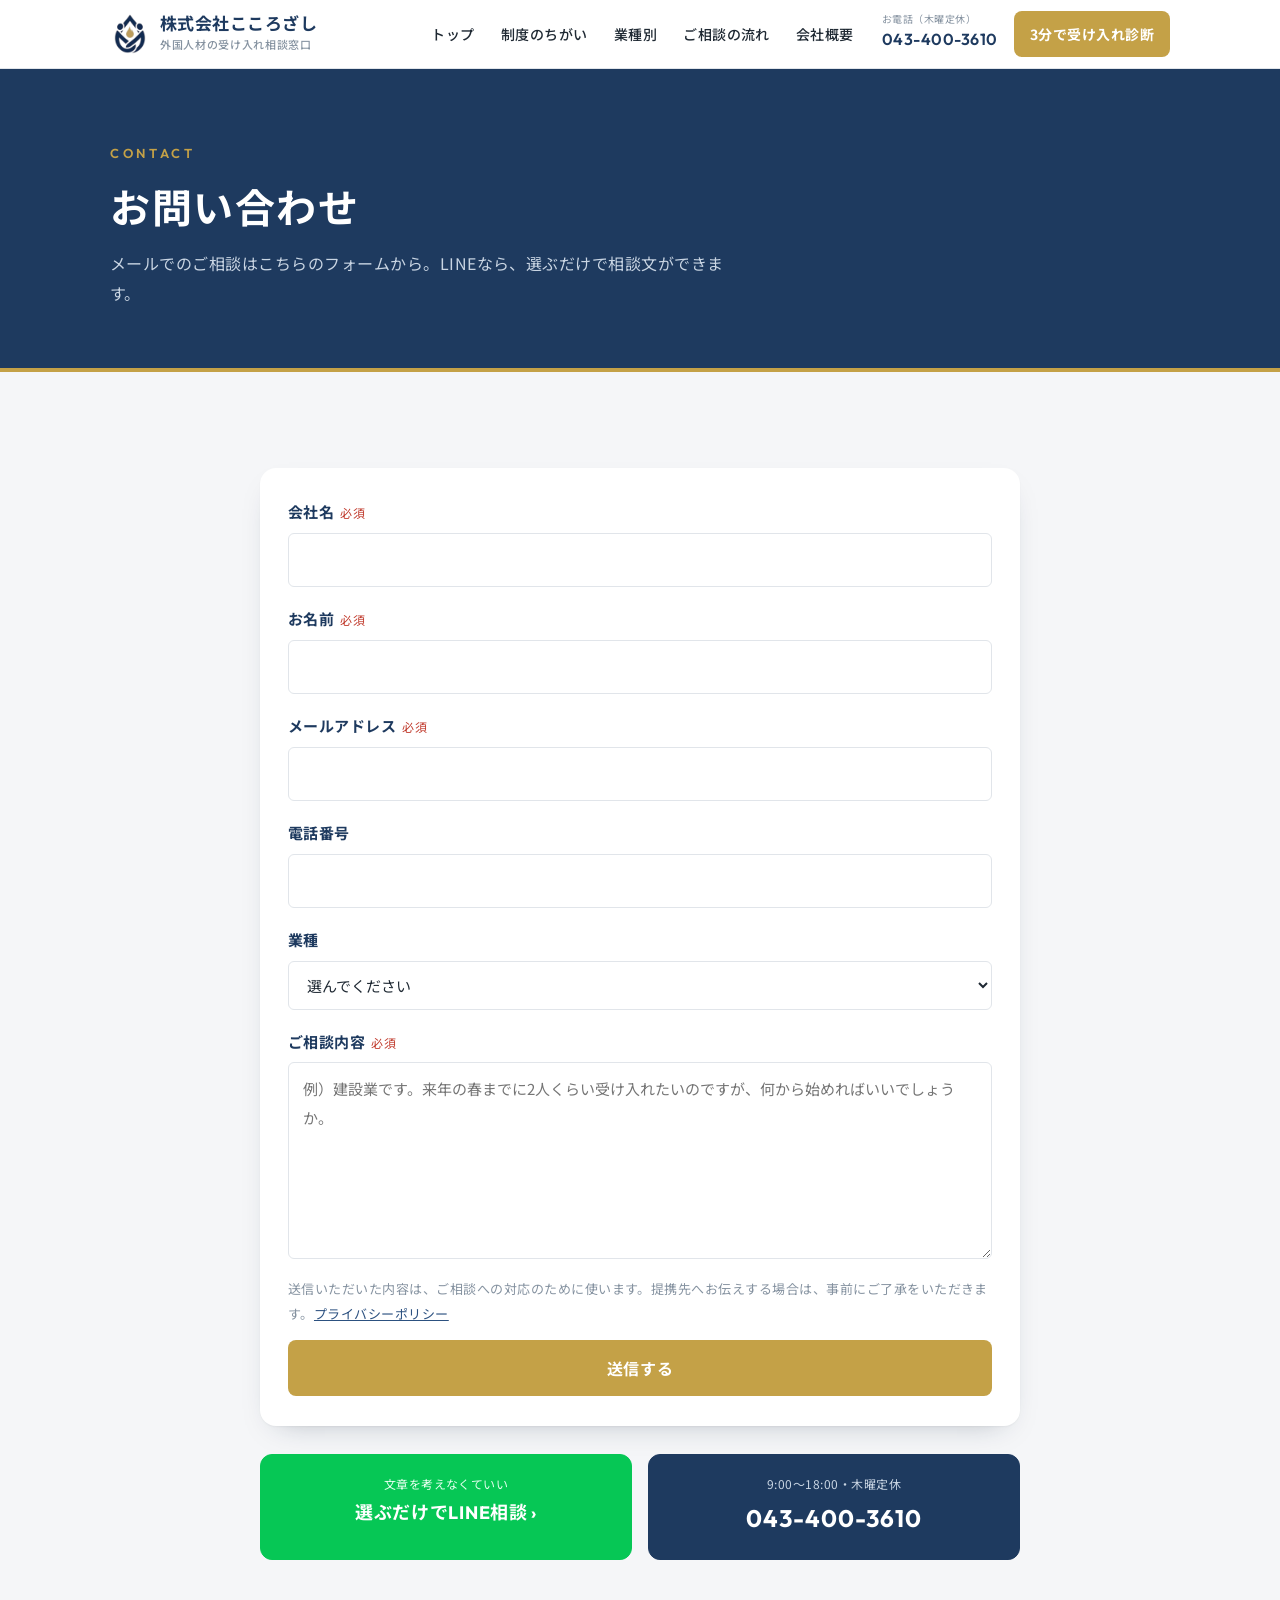
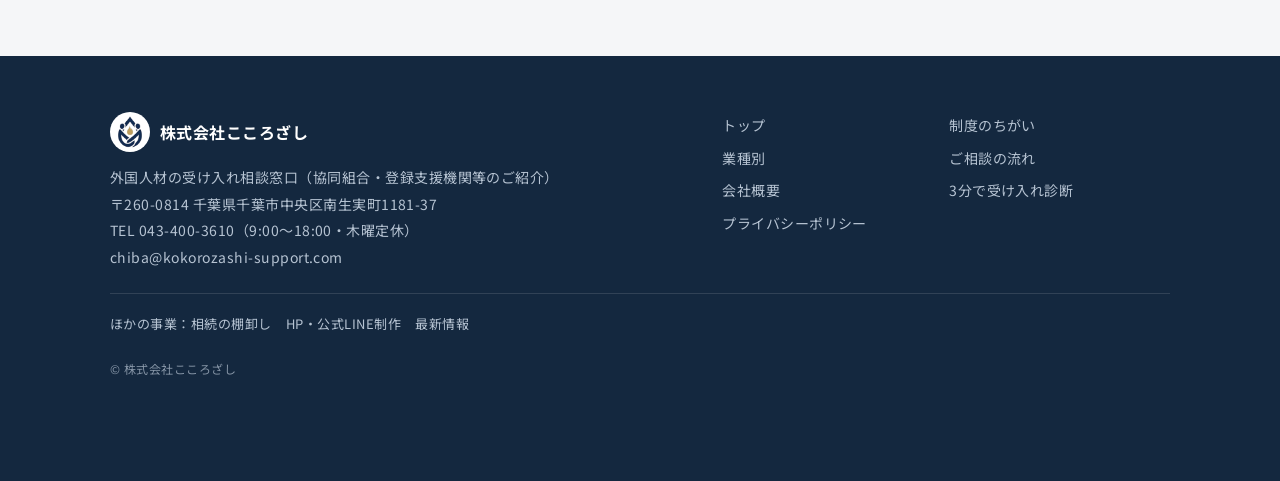
<file: contact.html>
<!doctype html>
<html lang="ja">
<head>
<meta charset="utf-8">
<meta name="viewport" content="width=device-width,initial-scale=1">
<title>お問い合わせ｜株式会社こころざし</title>
<meta name="description" content="外国人材の受け入れのご相談はこちらから。メールフォーム・LINE・お電話で承ります。">
<link rel="icon" href="assets/img/favicon.png">
<link rel="preconnect" href="https://fonts.googleapis.com">
<link rel="preconnect" href="https://fonts.gstatic.com" crossorigin>
<link href="https://fonts.googleapis.com/css2?family=Noto+Sans+JP:wght@400;500;700&family=Outfit:wght@500;600&display=swap" rel="stylesheet">
<link rel="stylesheet" href="assets/css/style.css">
<meta name="theme-color" content="#1E3A5F">
<meta property="og:type" content="website">
<meta property="og:site_name" content="株式会社こころざし">
<meta property="og:title" content="お問い合わせ｜株式会社こころざし">
<meta property="og:description" content="外国人材の受け入れのご相談はこちらから。メールフォーム・LINE・お電話で承ります。">
<meta property="og:url" content="https://kokorozashi-support.com/contact">
<meta property="og:image" content="https://kokorozashi-support.com/assets/img/ogp.jpg">
<meta name="twitter:card" content="summary_large_image">
</head>
<body>
<header class="hd">
  <div class="wrap hd-in">
    <a class="logo" href="index.html"><img src="assets/img/logo.png" alt=""><span><b>株式会社こころざし</b><small>外国人材の受け入れ相談窓口</small></span></a>
    <nav class="nav"><a href="index.html">トップ</a><a href="seido.html">制度のちがい</a><a href="gyoushu.html">業種別</a><a href="flow.html">ご相談の流れ</a><a href="company.html">会社概要</a></nav>
    <a class="hd-tel" href="tel:0434003610"><small>お電話（木曜定休）</small>043-400-3610</a>
    <a class="hd-cta" href="shindan.html">3分で受け入れ診断</a>
    <button class="burger" id="burger" aria-label="メニュー"><span></span><span></span><span></span></button>
  </div>
  <nav class="nav-sp" id="navsp"><a href="index.html">トップ</a><a href="seido.html">制度のちがい</a><a href="gyoushu.html">業種別</a><a href="flow.html">ご相談の流れ</a><a href="company.html">会社概要</a><a href="shindan.html">3分で受け入れ診断</a>
    <div class="sp-cta"><a href="tel:0434003610">電話する</a><a class="l" href="index.html#contact">LINEで相談</a></div>
  </nav>
</header>
<section class="ph"><div class="wrap"><p class="en">CONTACT</p><h1>お問い合わせ</h1><p>メールでのご相談はこちらのフォームから。LINEなら、選ぶだけで相談文ができます。</p></div></section>

<section class="sec sec-bg">
  <div class="wrap">
    <form class="form" method="POST" action="https://formspree.io/f/mqenvyna">
      <label>会社名<small>必須</small><input name="会社名" required></label>
      <label>お名前<small>必須</small><input name="お名前" required></label>
      <label>メールアドレス<small>必須</small><input type="email" name="email" required></label>
      <label>電話番号<input type="tel" name="電話番号"></label>
      <label>業種<select name="業種"><option value="">選んでください</option><option>介護</option><option>建設</option><option>製造</option><option>農業</option><option>外食</option><option>自動車整備</option><option>運送</option><option>その他</option></select></label>
      <label>ご相談内容<small>必須</small><textarea name="ご相談内容" rows="6" required placeholder="例）建設業です。来年の春までに2人くらい受け入れたいのですが、何から始めればいいでしょうか。"></textarea></label>
      <p class="agree">送信いただいた内容は、ご相談への対応のために使います。提携先へお伝えする場合は、事前にご了承をいただきます。<a href="privacy.html">プライバシーポリシー</a></p>
      <button class="btn btn-gold btn-w" type="submit">送信する</button>
    </form>
    <div class="other" style="margin-top:28px">
      <a href="index.html#contact" style="background:var(--line-green);border-color:var(--line-green)"><small style="color:#E5FFEF">文章を考えなくていい</small><b style="font-size:18px">選ぶだけでLINE相談 ›</b></a>
      <a href="tel:0434003610" style="background:var(--navy);border-color:var(--navy)"><small>9:00〜18:00・木曜定休</small><b>043-400-3610</b></a>
    </div>
  </div>
</section>
<footer class="ft">
  <div class="wrap">
    <div class="ft-in">
      <div>
        <p class="fl"><img src="assets/img/logo.png" alt=""><b>株式会社こころざし</b></p>
        <p style="margin:0">外国人材の受け入れ相談窓口（協同組合・登録支援機関等のご紹介）<br>
        〒260-0814 千葉県千葉市中央区南生実町1181-37<br>
        TEL 043-400-3610（9:00〜18:00・木曜定休）<br>chiba@kokorozashi-support.com</p>
      </div>
      <div><ul><li><a href="index.html">トップ</a></li><li><a href="seido.html">制度のちがい</a></li><li><a href="gyoushu.html">業種別</a></li><li><a href="flow.html">ご相談の流れ</a></li><li><a href="company.html">会社概要</a></li><li><a href="shindan.html">3分で受け入れ診断</a></li><li><a href="privacy.html">プライバシーポリシー</a></li></ul></div>
    </div>
    <p class="ft-other">ほかの事業：<a href="https://souzoku.kokorozashi-support.com/">相続の棚卸し</a><a href="https://seisaku.kokorozashi-support.com/">HP・公式LINE制作</a><a href="https://news.kokorozashi-support.com/">最新情報</a></p>
    <p class="ft-cp">© 株式会社こころざし</p>
  </div>
</footer>
<script src="assets/js/main.js"></script>
<!-- Cloudflare Web Analytics --><script type='module' src='https://static.cloudflareinsights.com/beacon.min.js' data-cf-beacon='{"token": "25b349b0f752403393757a30507615bf"}'></script><!-- End Cloudflare Web Analytics -->
</body>
</html>
</file>
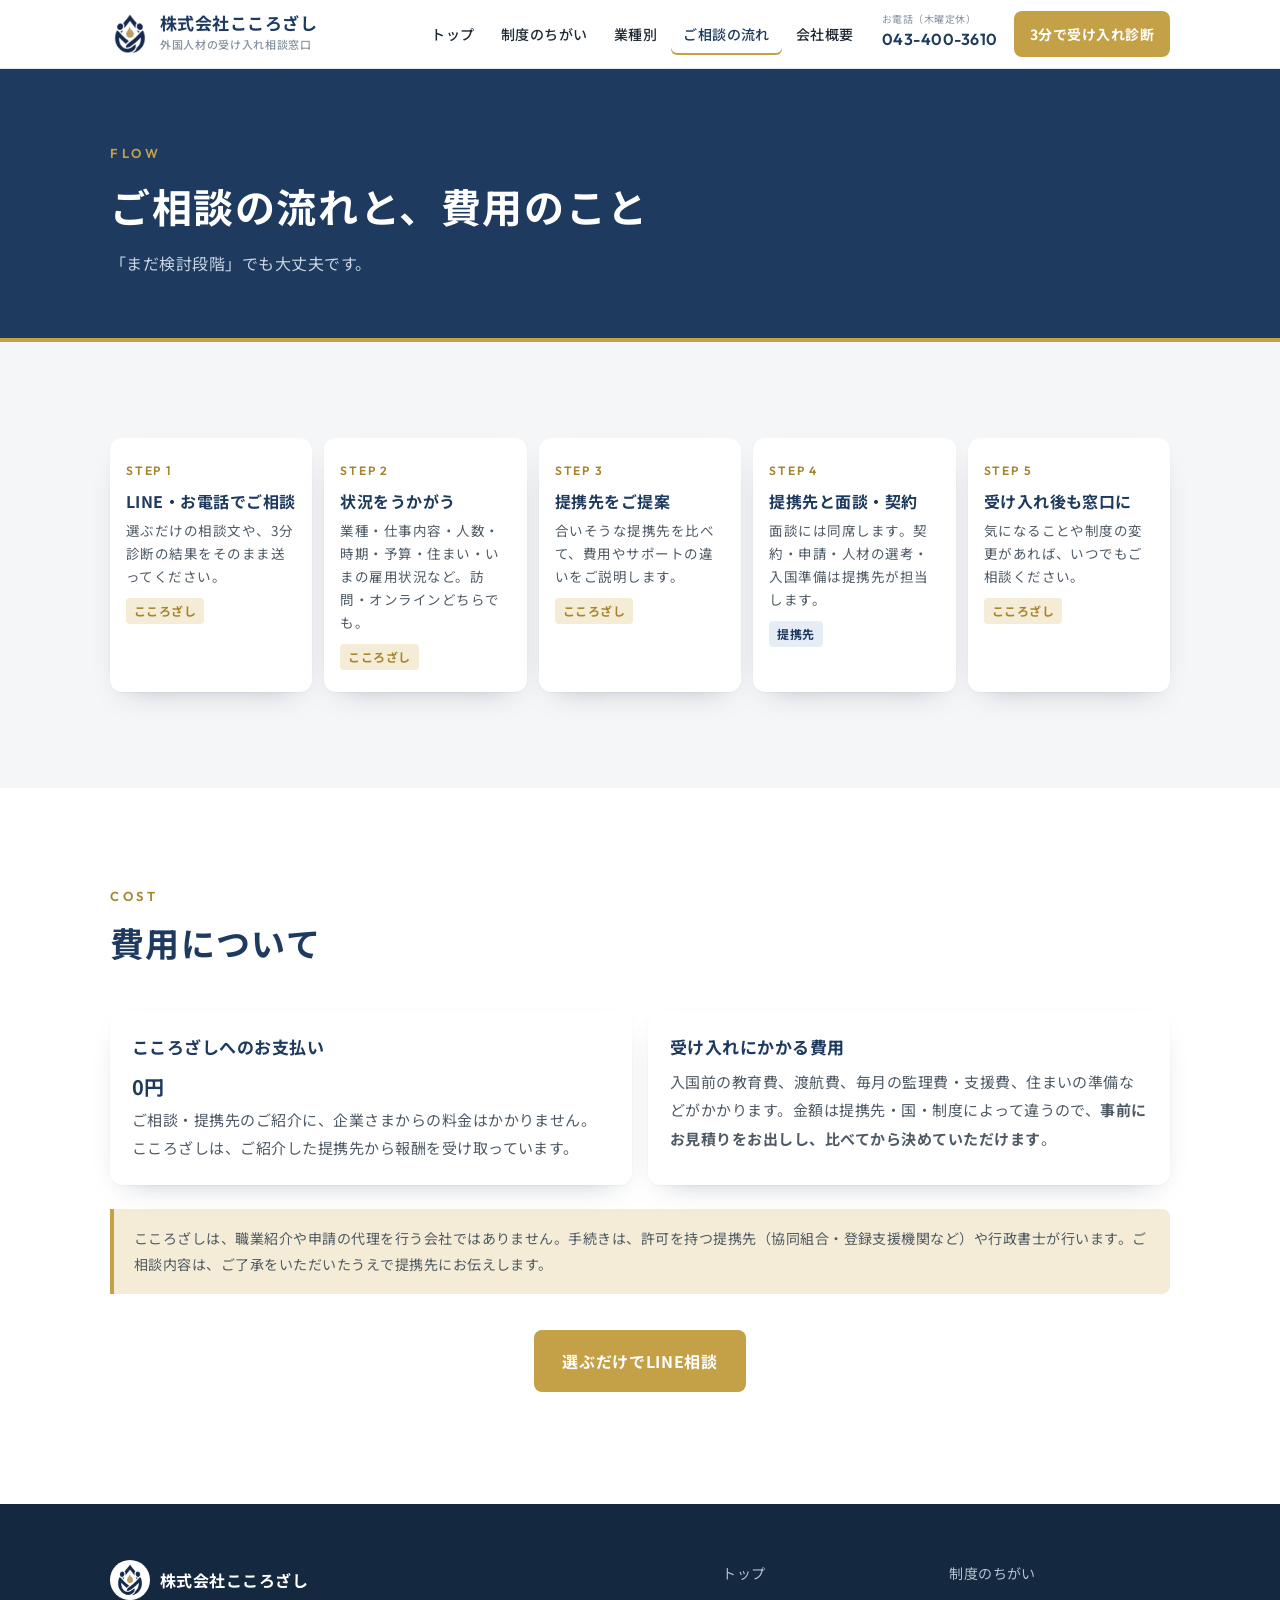
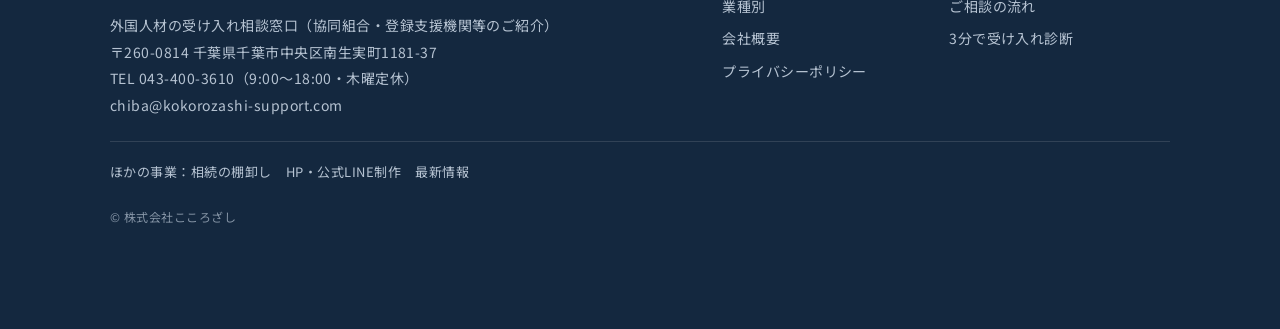
<file: flow.html>
<!doctype html>
<html lang="ja">
<head>
<meta charset="utf-8">
<meta name="viewport" content="width=device-width,initial-scale=1">
<title>ご相談の流れ・費用｜株式会社こころざし</title>
<meta name="description" content="外国人材の受け入れのご相談から、提携先のご紹介、受け入れ後までの流れと、費用の考え方をご説明します。ご相談・ご紹介は無料です。">
<link rel="icon" href="assets/img/favicon.png">
<link rel="preconnect" href="https://fonts.googleapis.com">
<link rel="preconnect" href="https://fonts.gstatic.com" crossorigin>
<link href="https://fonts.googleapis.com/css2?family=Noto+Sans+JP:wght@400;500;700&family=Outfit:wght@500;600&display=swap" rel="stylesheet">
<link rel="stylesheet" href="assets/css/style.css">
<meta name="theme-color" content="#1E3A5F">
<meta property="og:type" content="website">
<meta property="og:site_name" content="株式会社こころざし">
<meta property="og:title" content="ご相談の流れ・費用｜株式会社こころざし">
<meta property="og:description" content="外国人材の受け入れのご相談から、提携先のご紹介、受け入れ後までの流れと、費用の考え方をご説明します。ご相談・ご紹介は無料です。">
<meta property="og:url" content="https://kokorozashi-support.com/flow">
<meta property="og:image" content="https://kokorozashi-support.com/assets/img/ogp.jpg">
<meta name="twitter:card" content="summary_large_image">
</head>
<body>
<header class="hd">
  <div class="wrap hd-in">
    <a class="logo" href="index.html"><img src="assets/img/logo.png" alt=""><span><b>株式会社こころざし</b><small>外国人材の受け入れ相談窓口</small></span></a>
    <nav class="nav"><a href="index.html">トップ</a><a href="seido.html">制度のちがい</a><a href="gyoushu.html">業種別</a><a href="flow.html">ご相談の流れ</a><a href="company.html">会社概要</a></nav>
    <a class="hd-tel" href="tel:0434003610"><small>お電話（木曜定休）</small>043-400-3610</a>
    <a class="hd-cta" href="shindan.html">3分で受け入れ診断</a>
    <button class="burger" id="burger" aria-label="メニュー"><span></span><span></span><span></span></button>
  </div>
  <nav class="nav-sp" id="navsp"><a href="index.html">トップ</a><a href="seido.html">制度のちがい</a><a href="gyoushu.html">業種別</a><a href="flow.html">ご相談の流れ</a><a href="company.html">会社概要</a><a href="shindan.html">3分で受け入れ診断</a>
    <div class="sp-cta"><a href="tel:0434003610">電話する</a><a class="l" href="index.html#contact">LINEで相談</a></div>
  </nav>
</header>
<section class="ph"><div class="wrap"><p class="en">FLOW</p><h1>ご相談の流れと、費用のこと</h1><p>「まだ検討段階」でも大丈夫です。</p></div></section>

<section class="sec sec-bg">
  <div class="wrap">
    <ol class="steps">
      <li><h3>LINE・お電話でご相談</h3><p>選ぶだけの相談文や、3分診断の結果をそのまま送ってください。</p><span class="who">こころざし</span></li>
      <li><h3>状況をうかがう</h3><p>業種・仕事内容・人数・時期・予算・住まい・いまの雇用状況など。訪問・オンラインどちらでも。</p><span class="who">こころざし</span></li>
      <li><h3>提携先をご提案</h3><p>合いそうな提携先を比べて、費用やサポートの違いをご説明します。</p><span class="who">こころざし</span></li>
      <li><h3>提携先と面談・契約</h3><p>面談には同席します。契約・申請・人材の選考・入国準備は提携先が担当します。</p><span class="who p">提携先</span></li>
      <li><h3>受け入れ後も窓口に</h3><p>気になることや制度の変更があれば、いつでもご相談ください。</p><span class="who">こころざし</span></li>
    </ol>
  </div>
</section>
<section class="sec">
  <div class="wrap">
    <div class="hg"><p class="en">COST</p><h2>費用について</h2></div>
    <div class="change">
      <div class="chg"><h3>こころざしへのお支払い</h3><p><b style="color:var(--navy);font-size:20px">0円</b><br>ご相談・提携先のご紹介に、企業さまからの料金はかかりません。こころざしは、ご紹介した提携先から報酬を受け取っています。</p></div>
      <div class="chg"><h3>受け入れにかかる費用</h3><p>入国前の教育費、渡航費、毎月の監理費・支援費、住まいの準備などがかかります。金額は提携先・国・制度によって違うので、<b>事前にお見積りをお出しし、比べてから決めていただけます</b>。</p></div>
    </div>
    <div class="caution">こころざしは、職業紹介や申請の代理を行う会社ではありません。手続きは、許可を持つ提携先（協同組合・登録支援機関など）や行政書士が行います。ご相談内容は、ご了承をいただいたうえで提携先にお伝えします。</div>
    <p class="center" style="margin-top:36px"><a class="btn btn-gold" href="index.html#contact">選ぶだけでLINE相談</a></p>
  </div>
</section>
<footer class="ft">
  <div class="wrap">
    <div class="ft-in">
      <div>
        <p class="fl"><img src="assets/img/logo.png" alt=""><b>株式会社こころざし</b></p>
        <p style="margin:0">外国人材の受け入れ相談窓口（協同組合・登録支援機関等のご紹介）<br>
        〒260-0814 千葉県千葉市中央区南生実町1181-37<br>
        TEL 043-400-3610（9:00〜18:00・木曜定休）<br>chiba@kokorozashi-support.com</p>
      </div>
      <div><ul><li><a href="index.html">トップ</a></li><li><a href="seido.html">制度のちがい</a></li><li><a href="gyoushu.html">業種別</a></li><li><a href="flow.html">ご相談の流れ</a></li><li><a href="company.html">会社概要</a></li><li><a href="shindan.html">3分で受け入れ診断</a></li><li><a href="privacy.html">プライバシーポリシー</a></li></ul></div>
    </div>
    <p class="ft-other">ほかの事業：<a href="https://souzoku.kokorozashi-support.com/">相続の棚卸し</a><a href="https://seisaku.kokorozashi-support.com/">HP・公式LINE制作</a><a href="https://news.kokorozashi-support.com/">最新情報</a></p>
    <p class="ft-cp">© 株式会社こころざし</p>
  </div>
</footer>
<script src="assets/js/main.js"></script>
<!-- Cloudflare Web Analytics --><script type='module' src='https://static.cloudflareinsights.com/beacon.min.js' data-cf-beacon='{"token": "25b349b0f752403393757a30507615bf"}'></script><!-- End Cloudflare Web Analytics -->
</body>
</html>
</file>
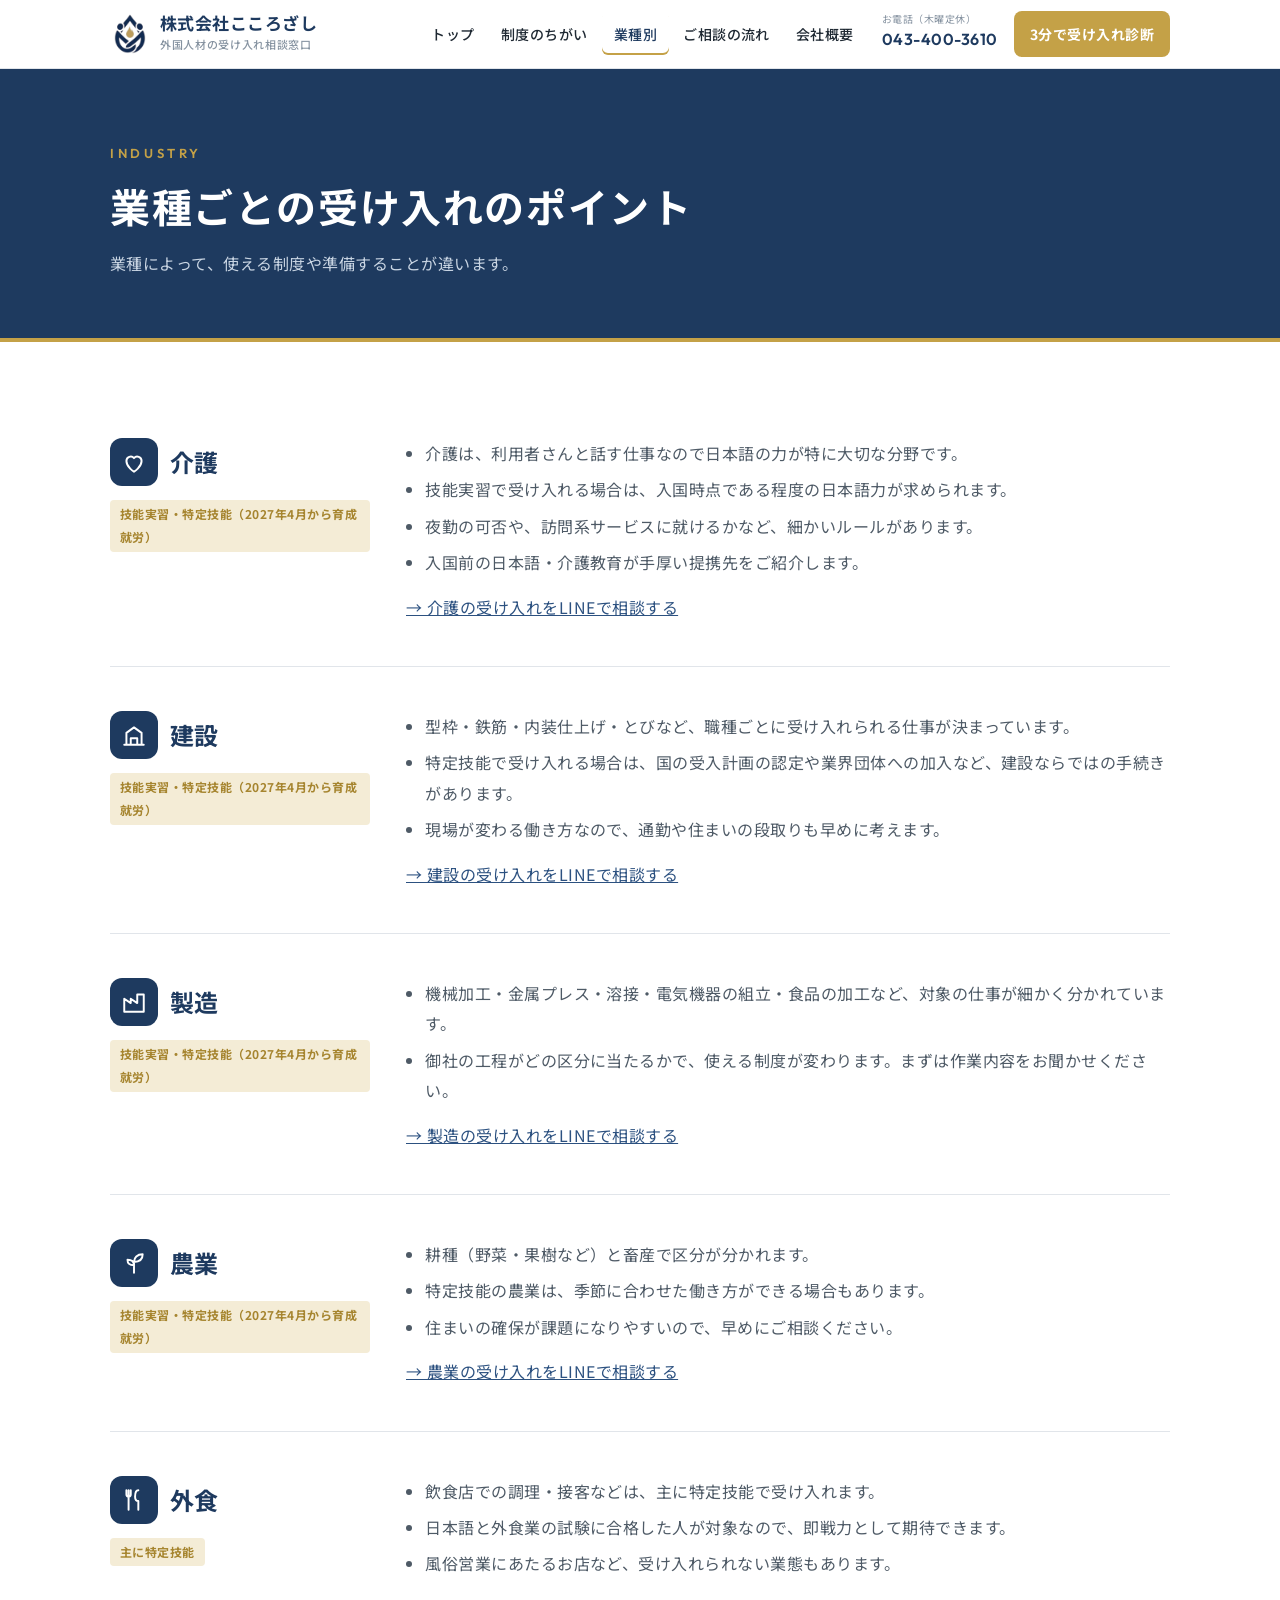
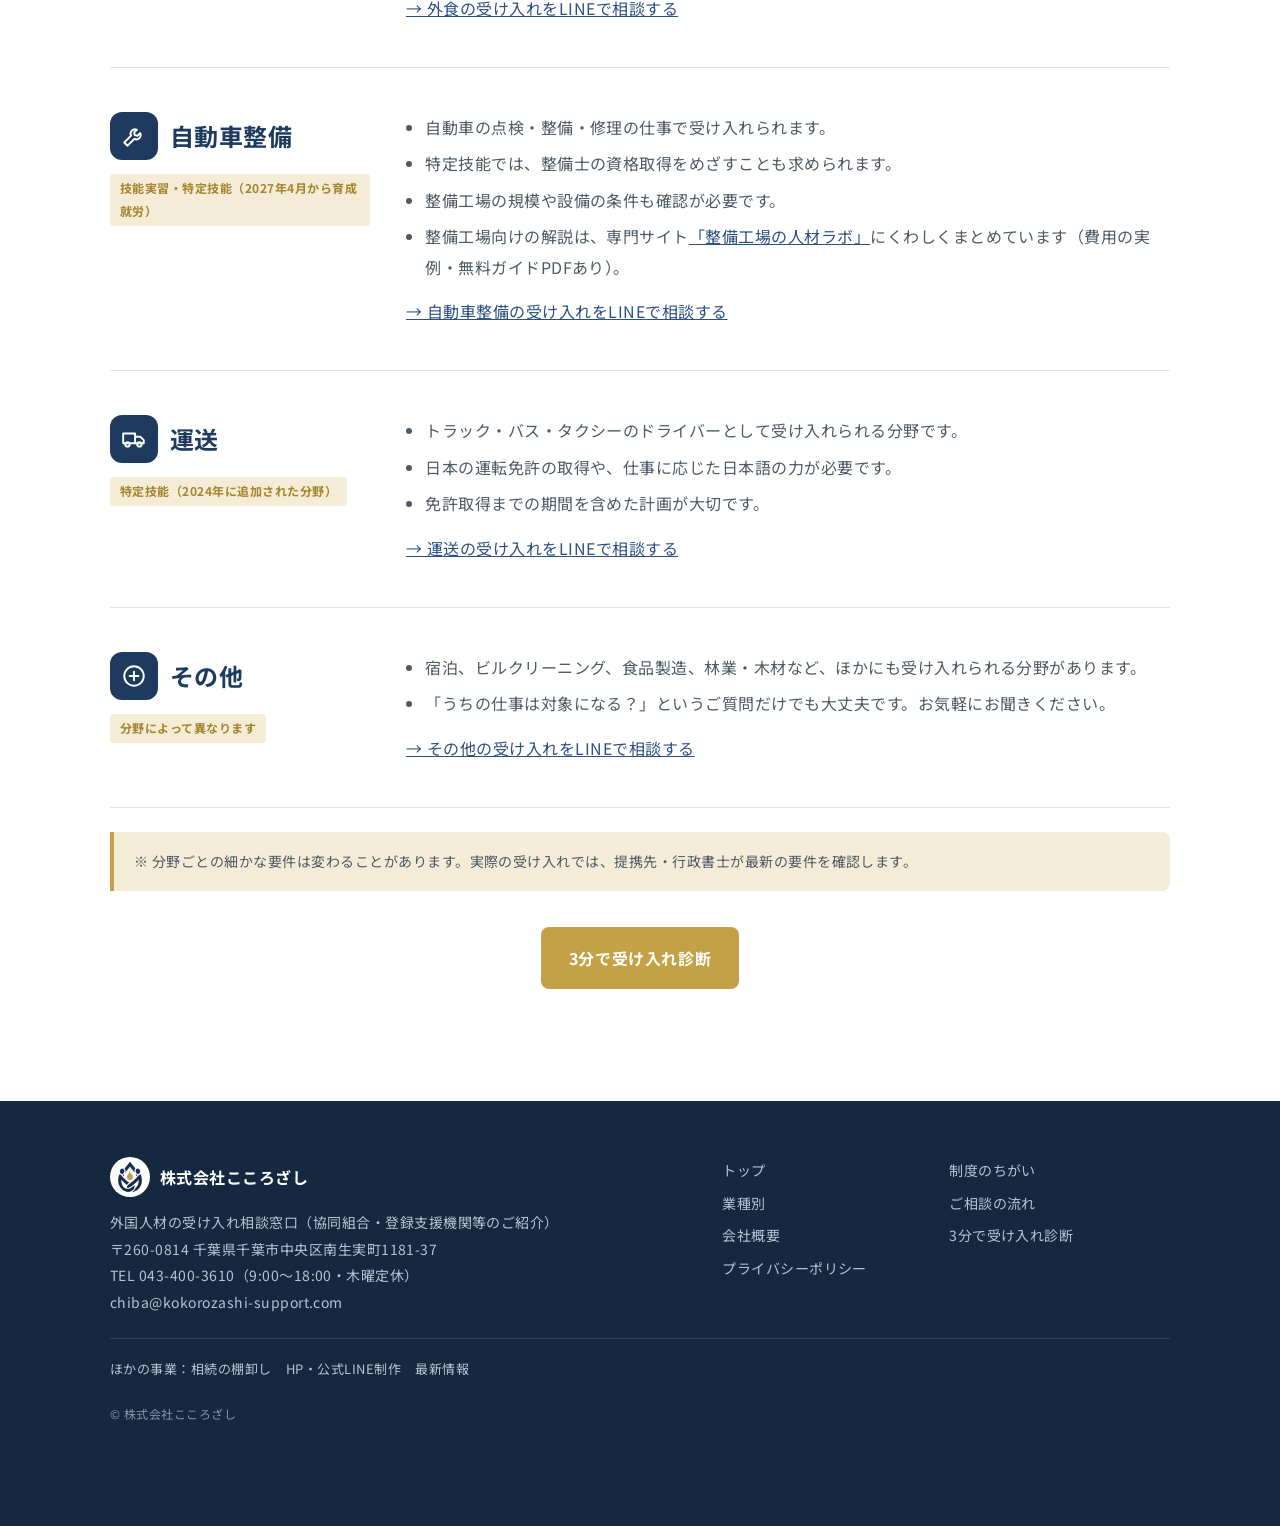
<file: gyoushu.html>
<!doctype html>
<html lang="ja">
<head>
<meta charset="utf-8">
<meta name="viewport" content="width=device-width,initial-scale=1">
<title>業種別の外国人材の受け入れ｜株式会社こころざし</title>
<meta name="description" content="介護・建設・製造・農業・外食・自動車整備・運送など、業種ごとに使える制度と受け入れのポイントをまとめました。">
<link rel="icon" href="assets/img/favicon.png">
<link rel="preconnect" href="https://fonts.googleapis.com">
<link rel="preconnect" href="https://fonts.gstatic.com" crossorigin>
<link href="https://fonts.googleapis.com/css2?family=Noto+Sans+JP:wght@400;500;700&family=Outfit:wght@500;600&display=swap" rel="stylesheet">
<link rel="stylesheet" href="assets/css/style.css">
<meta name="theme-color" content="#1E3A5F">
<meta property="og:type" content="website">
<meta property="og:site_name" content="株式会社こころざし">
<meta property="og:title" content="業種別の外国人材の受け入れ｜株式会社こころざし">
<meta property="og:description" content="介護・建設・製造・農業・外食・自動車整備・運送など、業種ごとに使える制度と受け入れのポイントをまとめました。">
<meta property="og:url" content="https://kokorozashi-support.com/gyoushu">
<meta property="og:image" content="https://kokorozashi-support.com/assets/img/ogp.jpg">
<meta name="twitter:card" content="summary_large_image">
</head>
<body>
<header class="hd">
  <div class="wrap hd-in">
    <a class="logo" href="index.html"><img src="assets/img/logo.png" alt=""><span><b>株式会社こころざし</b><small>外国人材の受け入れ相談窓口</small></span></a>
    <nav class="nav"><a href="index.html">トップ</a><a href="seido.html">制度のちがい</a><a href="gyoushu.html">業種別</a><a href="flow.html">ご相談の流れ</a><a href="company.html">会社概要</a></nav>
    <a class="hd-tel" href="tel:0434003610"><small>お電話（木曜定休）</small>043-400-3610</a>
    <a class="hd-cta" href="shindan.html">3分で受け入れ診断</a>
    <button class="burger" id="burger" aria-label="メニュー"><span></span><span></span><span></span></button>
  </div>
  <nav class="nav-sp" id="navsp"><a href="index.html">トップ</a><a href="seido.html">制度のちがい</a><a href="gyoushu.html">業種別</a><a href="flow.html">ご相談の流れ</a><a href="company.html">会社概要</a><a href="shindan.html">3分で受け入れ診断</a>
    <div class="sp-cta"><a href="tel:0434003610">電話する</a><a class="l" href="index.html#contact">LINEで相談</a></div>
  </nav>
</header>
<section class="ph"><div class="wrap"><p class="en">INDUSTRY</p><h1>業種ごとの受け入れのポイント</h1><p>業種によって、使える制度や準備することが違います。</p></div></section>

<section class="sec"><div class="wrap"><div class="indsec" id="kaigo"><div><h2><span class="ic"><svg viewBox="0 0 24 24"><path d="M12 21s-7-4.4-7-10a4 4 0 0 1 7-2.6A4 4 0 0 1 19 11c0 5.6-7 10-7 10z"/></svg></span>介護</h2><div class="use"><span>技能実習・特定技能（2027年4月から育成就労）</span></div></div>
<div><ul><li>介護は、利用者さんと話す仕事なので日本語の力が特に大切な分野です。</li><li>技能実習で受け入れる場合は、入国時点である程度の日本語力が求められます。</li><li>夜勤の可否や、訪問系サービスに就けるかなど、細かいルールがあります。</li><li>入国前の日本語・介護教育が手厚い提携先をご紹介します。</li></ul><p style="margin:14px 0 0"><a href="#" class="js-line" data-text="介護の外国人材の受け入れについて相談したいです。">→ 介護の受け入れをLINEで相談する</a></p></div></div>
<div class="indsec" id="kensetsu"><div><h2><span class="ic"><svg viewBox="0 0 24 24"><path d="M3 21h18M5 21V10l7-5 7 5v11M9 21v-6h6v6"/></svg></span>建設</h2><div class="use"><span>技能実習・特定技能（2027年4月から育成就労）</span></div></div>
<div><ul><li>型枠・鉄筋・内装仕上げ・とびなど、職種ごとに受け入れられる仕事が決まっています。</li><li>特定技能で受け入れる場合は、国の受入計画の認定や業界団体への加入など、建設ならではの手続きがあります。</li><li>現場が変わる働き方なので、通勤や住まいの段取りも早めに考えます。</li></ul><p style="margin:14px 0 0"><a href="#" class="js-line" data-text="建設の外国人材の受け入れについて相談したいです。">→ 建設の受け入れをLINEで相談する</a></p></div></div>
<div class="indsec" id="seizou"><div><h2><span class="ic"><svg viewBox="0 0 24 24"><path d="M3 21V9l6 4V9l6 4V5h6v16z"/></svg></span>製造</h2><div class="use"><span>技能実習・特定技能（2027年4月から育成就労）</span></div></div>
<div><ul><li>機械加工・金属プレス・溶接・電気機器の組立・食品の加工など、対象の仕事が細かく分かれています。</li><li>御社の工程がどの区分に当たるかで、使える制度が変わります。まずは作業内容をお聞かせください。</li></ul><p style="margin:14px 0 0"><a href="#" class="js-line" data-text="製造の外国人材の受け入れについて相談したいです。">→ 製造の受け入れをLINEで相談する</a></p></div></div>
<div class="indsec" id="nougyou"><div><h2><span class="ic"><svg viewBox="0 0 24 24"><path d="M12 21V11M12 11c0-4 3-7 8-7 0 5-3 7-8 7zM12 14c0-3-2-5-6-5 0 4 2 5 6 5z"/></svg></span>農業</h2><div class="use"><span>技能実習・特定技能（2027年4月から育成就労）</span></div></div>
<div><ul><li>耕種（野菜・果樹など）と畜産で区分が分かれます。</li><li>特定技能の農業は、季節に合わせた働き方ができる場合もあります。</li><li>住まいの確保が課題になりやすいので、早めにご相談ください。</li></ul><p style="margin:14px 0 0"><a href="#" class="js-line" data-text="農業の外国人材の受け入れについて相談したいです。">→ 農業の受け入れをLINEで相談する</a></p></div></div>
<div class="indsec" id="gaishoku"><div><h2><span class="ic"><svg viewBox="0 0 24 24"><path d="M7 3v8M5 3v4a2 2 0 0 0 4 0V3M7 11v10M16 3c-2 0-3 3-3 6s1 4 3 4v8"/></svg></span>外食</h2><div class="use"><span>主に特定技能</span></div></div>
<div><ul><li>飲食店での調理・接客などは、主に特定技能で受け入れます。</li><li>日本語と外食業の試験に合格した人が対象なので、即戦力として期待できます。</li><li>風俗営業にあたるお店など、受け入れられない業態もあります。</li></ul><p style="margin:14px 0 0"><a href="#" class="js-line" data-text="外食の外国人材の受け入れについて相談したいです。">→ 外食の受け入れをLINEで相談する</a></p></div></div>
<div class="indsec" id="seibi"><div><h2><span class="ic"><svg viewBox="0 0 24 24"><path d="M14.7 6.3a4 4 0 0 0-5.4 5.4L3 18l3 3 6.3-6.3a4 4 0 0 0 5.4-5.4l-2.5 2.5-2.5-.6-.6-2.5z"/></svg></span>自動車整備</h2><div class="use"><span>技能実習・特定技能（2027年4月から育成就労）</span></div></div>
<div><ul><li>自動車の点検・整備・修理の仕事で受け入れられます。</li><li>特定技能では、整備士の資格取得をめざすことも求められます。</li><li>整備工場の規模や設備の条件も確認が必要です。</li><li>整備工場向けの解説は、専門サイト<a href="https://seibi-lab.pages.dev/" target="_blank" rel="noopener">「整備工場の人材ラボ」</a>にくわしくまとめています（費用の実例・無料ガイドPDFあり）。</li></ul><p style="margin:14px 0 0"><a href="#" class="js-line" data-text="自動車整備の外国人材の受け入れについて相談したいです。">→ 自動車整備の受け入れをLINEで相談する</a></p></div></div>
<div class="indsec" id="unsou"><div><h2><span class="ic"><svg viewBox="0 0 24 24"><path d="M2 7h11v9H2zM13 10h5l3 3v3h-8M6 19a2 2 0 1 0 0-4 2 2 0 0 0 0 4zM17 19a2 2 0 1 0 0-4 2 2 0 0 0 0 4z"/></svg></span>運送</h2><div class="use"><span>特定技能（2024年に追加された分野）</span></div></div>
<div><ul><li>トラック・バス・タクシーのドライバーとして受け入れられる分野です。</li><li>日本の運転免許の取得や、仕事に応じた日本語の力が必要です。</li><li>免許取得までの期間を含めた計画が大切です。</li></ul><p style="margin:14px 0 0"><a href="#" class="js-line" data-text="運送の外国人材の受け入れについて相談したいです。">→ 運送の受け入れをLINEで相談する</a></p></div></div>
<div class="indsec" id="sonota"><div><h2><span class="ic"><svg viewBox="0 0 24 24"><circle cx="12" cy="12" r="9"/><path d="M8 12h8M12 8v8"/></svg></span>その他</h2><div class="use"><span>分野によって異なります</span></div></div>
<div><ul><li>宿泊、ビルクリーニング、食品製造、林業・木材など、ほかにも受け入れられる分野があります。</li><li>「うちの仕事は対象になる？」というご質問だけでも大丈夫です。お気軽にお聞きください。</li></ul><p style="margin:14px 0 0"><a href="#" class="js-line" data-text="その他の外国人材の受け入れについて相談したいです。">→ その他の受け入れをLINEで相談する</a></p></div></div>

<div class="caution">※ 分野ごとの細かな要件は変わることがあります。実際の受け入れでは、提携先・行政書士が最新の要件を確認します。</div>
<p class="center" style="margin-top:36px"><a class="btn btn-gold" href="shindan.html">3分で受け入れ診断</a></p>
</div></section>
<footer class="ft">
  <div class="wrap">
    <div class="ft-in">
      <div>
        <p class="fl"><img src="assets/img/logo.png" alt=""><b>株式会社こころざし</b></p>
        <p style="margin:0">外国人材の受け入れ相談窓口（協同組合・登録支援機関等のご紹介）<br>
        〒260-0814 千葉県千葉市中央区南生実町1181-37<br>
        TEL 043-400-3610（9:00〜18:00・木曜定休）<br>chiba@kokorozashi-support.com</p>
      </div>
      <div><ul><li><a href="index.html">トップ</a></li><li><a href="seido.html">制度のちがい</a></li><li><a href="gyoushu.html">業種別</a></li><li><a href="flow.html">ご相談の流れ</a></li><li><a href="company.html">会社概要</a></li><li><a href="shindan.html">3分で受け入れ診断</a></li><li><a href="privacy.html">プライバシーポリシー</a></li></ul></div>
    </div>
    <p class="ft-other">ほかの事業：<a href="https://souzoku.kokorozashi-support.com/">相続の棚卸し</a><a href="https://seisaku.kokorozashi-support.com/">HP・公式LINE制作</a><a href="https://news.kokorozashi-support.com/">最新情報</a></p>
    <p class="ft-cp">© 株式会社こころざし</p>
  </div>
</footer>
<script src="assets/js/main.js"></script>
<!-- Cloudflare Web Analytics --><script type='module' src='https://static.cloudflareinsights.com/beacon.min.js' data-cf-beacon='{"token": "25b349b0f752403393757a30507615bf"}'></script><!-- End Cloudflare Web Analytics -->
</body>
</html>
</file>
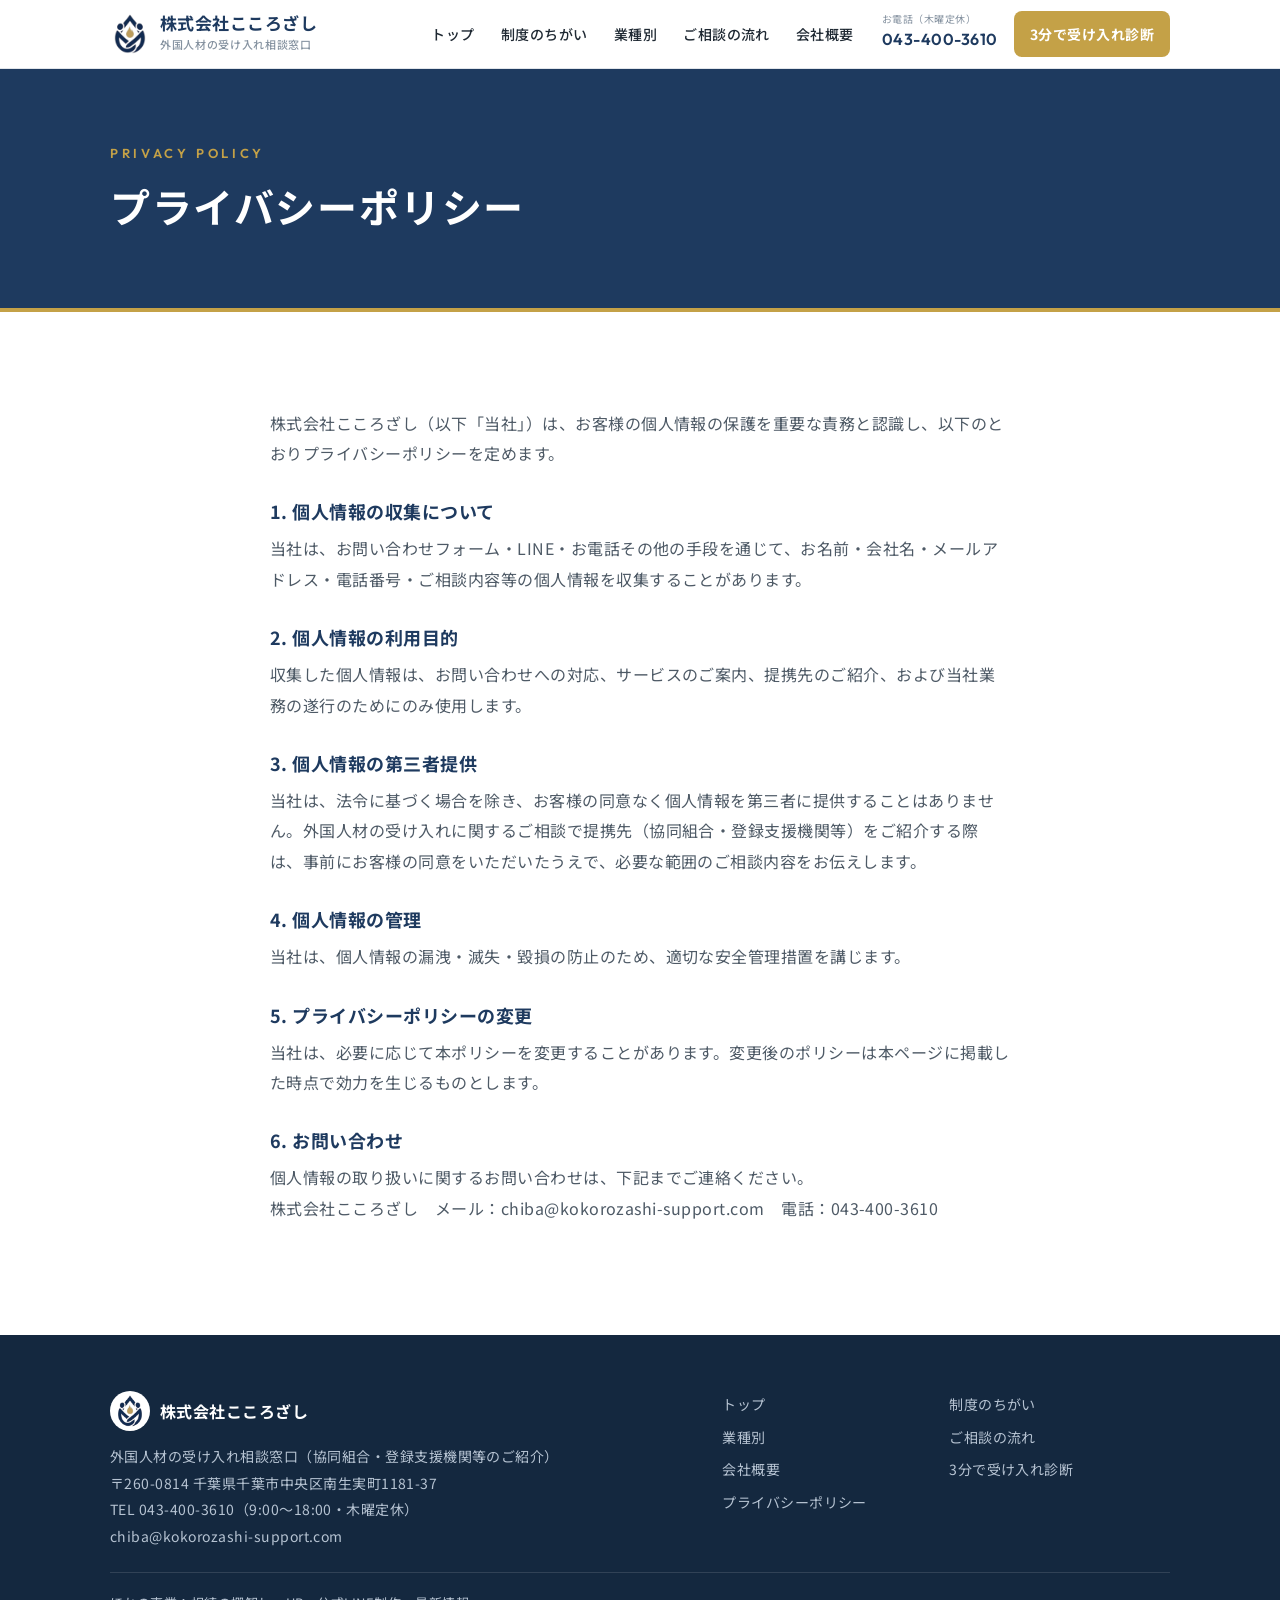
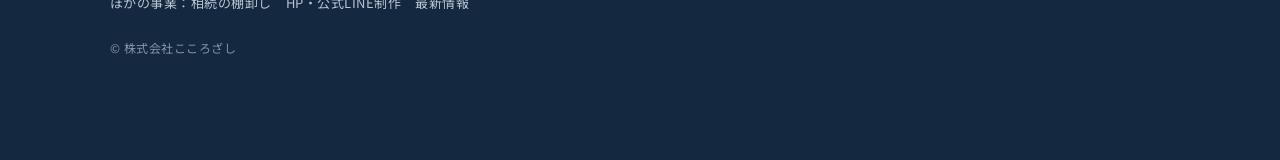
<file: privacy.html>
<!doctype html>
<html lang="ja">
<head>
<meta charset="utf-8">
<meta name="viewport" content="width=device-width,initial-scale=1">
<title>プライバシーポリシー｜株式会社こころざし</title>
<meta name="description" content="株式会社こころざしの個人情報の取り扱いについて。">
<link rel="icon" href="assets/img/favicon.png">
<link rel="preconnect" href="https://fonts.googleapis.com">
<link rel="preconnect" href="https://fonts.gstatic.com" crossorigin>
<link href="https://fonts.googleapis.com/css2?family=Noto+Sans+JP:wght@400;500;700&family=Outfit:wght@500;600&display=swap" rel="stylesheet">
<link rel="stylesheet" href="assets/css/style.css">
<meta name="theme-color" content="#1E3A5F">
<meta property="og:type" content="website">
<meta property="og:site_name" content="株式会社こころざし">
<meta property="og:title" content="プライバシーポリシー｜株式会社こころざし">
<meta property="og:description" content="株式会社こころざしの個人情報の取り扱いについて。">
<meta property="og:url" content="https://kokorozashi-support.com/privacy">
<meta property="og:image" content="https://kokorozashi-support.com/assets/img/ogp.jpg">
<meta name="twitter:card" content="summary_large_image">
</head>
<body>
<header class="hd">
  <div class="wrap hd-in">
    <a class="logo" href="index.html"><img src="assets/img/logo.png" alt=""><span><b>株式会社こころざし</b><small>外国人材の受け入れ相談窓口</small></span></a>
    <nav class="nav"><a href="index.html">トップ</a><a href="seido.html">制度のちがい</a><a href="gyoushu.html">業種別</a><a href="flow.html">ご相談の流れ</a><a href="company.html">会社概要</a></nav>
    <a class="hd-tel" href="tel:0434003610"><small>お電話（木曜定休）</small>043-400-3610</a>
    <a class="hd-cta" href="shindan.html">3分で受け入れ診断</a>
    <button class="burger" id="burger" aria-label="メニュー"><span></span><span></span><span></span></button>
  </div>
  <nav class="nav-sp" id="navsp"><a href="index.html">トップ</a><a href="seido.html">制度のちがい</a><a href="gyoushu.html">業種別</a><a href="flow.html">ご相談の流れ</a><a href="company.html">会社概要</a><a href="shindan.html">3分で受け入れ診断</a>
    <div class="sp-cta"><a href="tel:0434003610">電話する</a><a class="l" href="index.html#contact">LINEで相談</a></div>
  </nav>
</header>
<section class="ph"><div class="wrap"><p class="en">PRIVACY POLICY</p><h1>プライバシーポリシー</h1><p></p></div></section>

<section class="sec"><div class="narrow policy">
<p>株式会社こころざし（以下「当社」）は、お客様の個人情報の保護を重要な責務と認識し、以下のとおりプライバシーポリシーを定めます。</p>
<h2>1. 個人情報の収集について</h2><p>当社は、お問い合わせフォーム・LINE・お電話その他の手段を通じて、お名前・会社名・メールアドレス・電話番号・ご相談内容等の個人情報を収集することがあります。</p>
<h2>2. 個人情報の利用目的</h2><p>収集した個人情報は、お問い合わせへの対応、サービスのご案内、提携先のご紹介、および当社業務の遂行のためにのみ使用します。</p>
<h2>3. 個人情報の第三者提供</h2><p>当社は、法令に基づく場合を除き、お客様の同意なく個人情報を第三者に提供することはありません。外国人材の受け入れに関するご相談で提携先（協同組合・登録支援機関等）をご紹介する際は、事前にお客様の同意をいただいたうえで、必要な範囲のご相談内容をお伝えします。</p>
<h2>4. 個人情報の管理</h2><p>当社は、個人情報の漏洩・滅失・毀損の防止のため、適切な安全管理措置を講じます。</p>
<h2>5. プライバシーポリシーの変更</h2><p>当社は、必要に応じて本ポリシーを変更することがあります。変更後のポリシーは本ページに掲載した時点で効力を生じるものとします。</p>
<h2>6. お問い合わせ</h2><p>個人情報の取り扱いに関するお問い合わせは、下記までご連絡ください。<br>株式会社こころざし　メール：chiba@kokorozashi-support.com　電話：043-400-3610</p>
</div></section>
<footer class="ft">
  <div class="wrap">
    <div class="ft-in">
      <div>
        <p class="fl"><img src="assets/img/logo.png" alt=""><b>株式会社こころざし</b></p>
        <p style="margin:0">外国人材の受け入れ相談窓口（協同組合・登録支援機関等のご紹介）<br>
        〒260-0814 千葉県千葉市中央区南生実町1181-37<br>
        TEL 043-400-3610（9:00〜18:00・木曜定休）<br>chiba@kokorozashi-support.com</p>
      </div>
      <div><ul><li><a href="index.html">トップ</a></li><li><a href="seido.html">制度のちがい</a></li><li><a href="gyoushu.html">業種別</a></li><li><a href="flow.html">ご相談の流れ</a></li><li><a href="company.html">会社概要</a></li><li><a href="shindan.html">3分で受け入れ診断</a></li><li><a href="privacy.html">プライバシーポリシー</a></li></ul></div>
    </div>
    <p class="ft-other">ほかの事業：<a href="https://souzoku.kokorozashi-support.com/">相続の棚卸し</a><a href="https://seisaku.kokorozashi-support.com/">HP・公式LINE制作</a><a href="https://news.kokorozashi-support.com/">最新情報</a></p>
    <p class="ft-cp">© 株式会社こころざし</p>
  </div>
</footer>
<script src="assets/js/main.js"></script>
<!-- Cloudflare Web Analytics --><script type='module' src='https://static.cloudflareinsights.com/beacon.min.js' data-cf-beacon='{"token": "25b349b0f752403393757a30507615bf"}'></script><!-- End Cloudflare Web Analytics -->
</body>
</html>
</file>
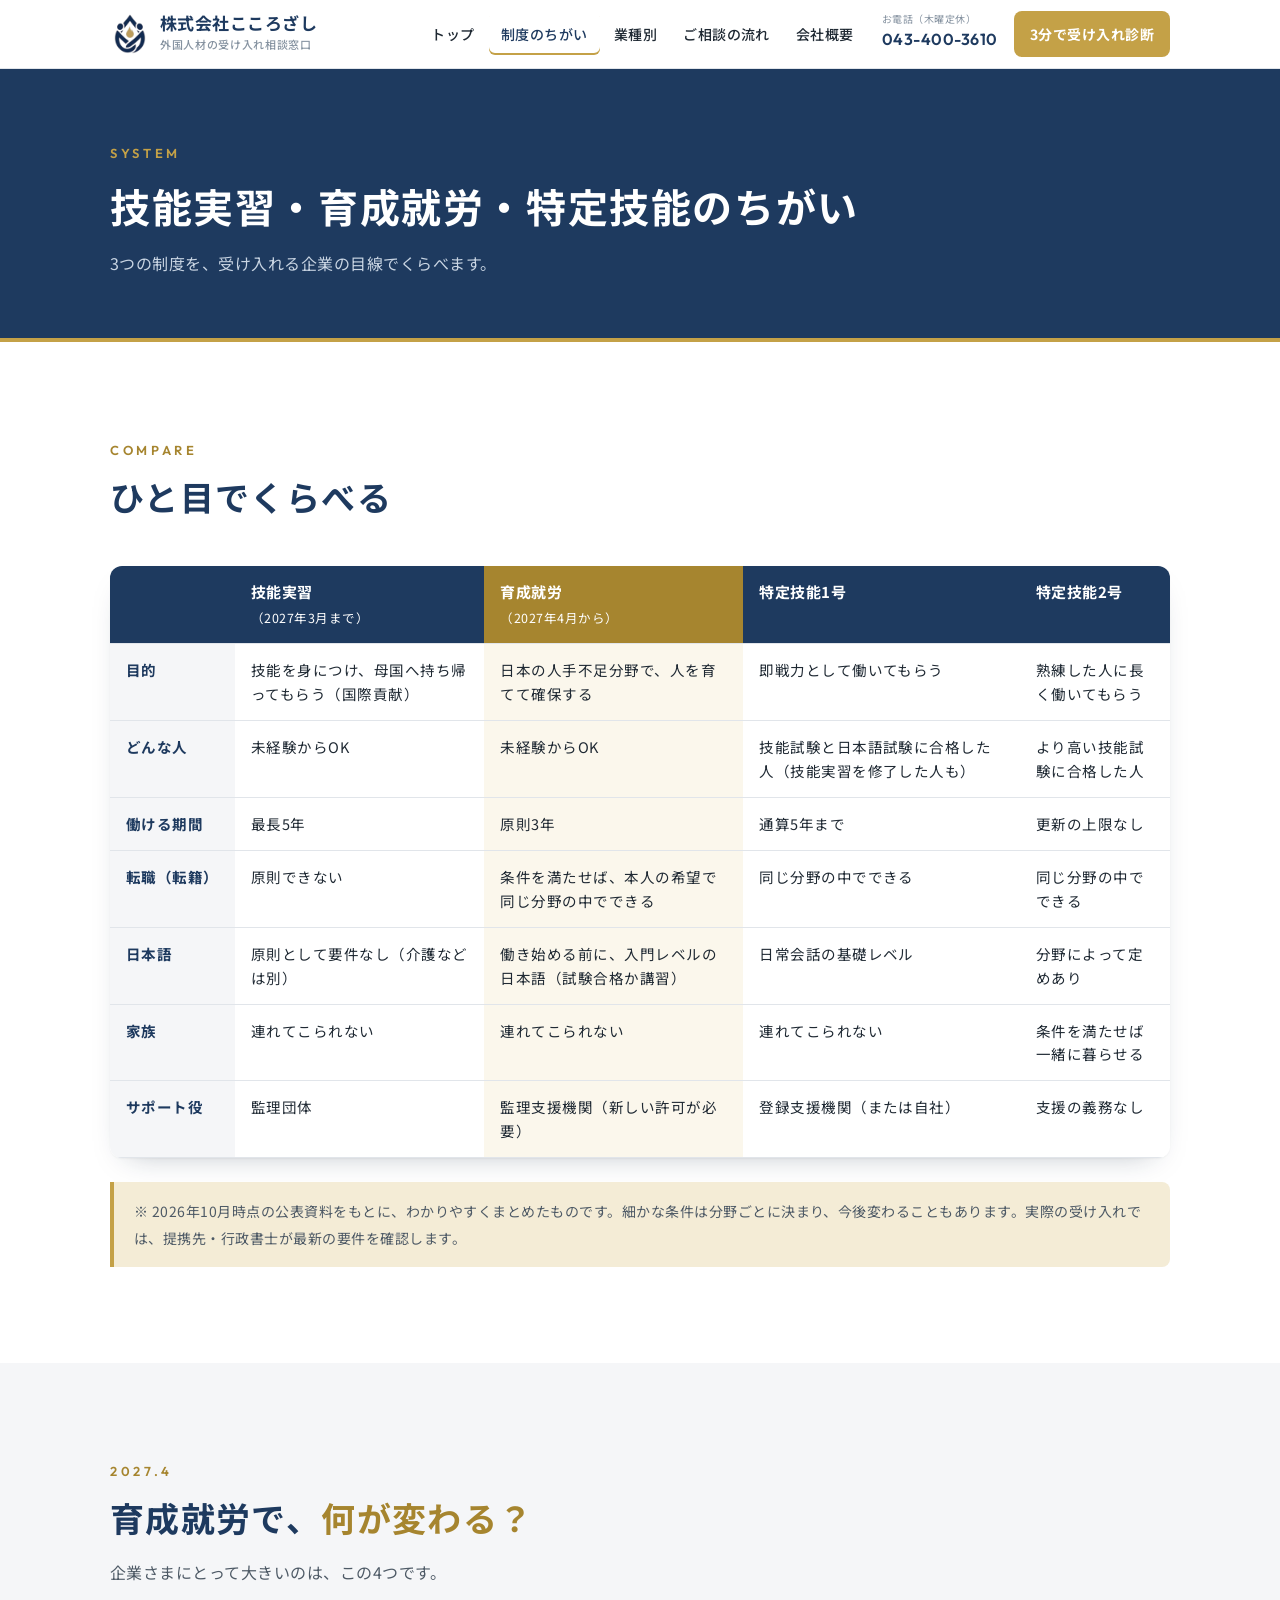
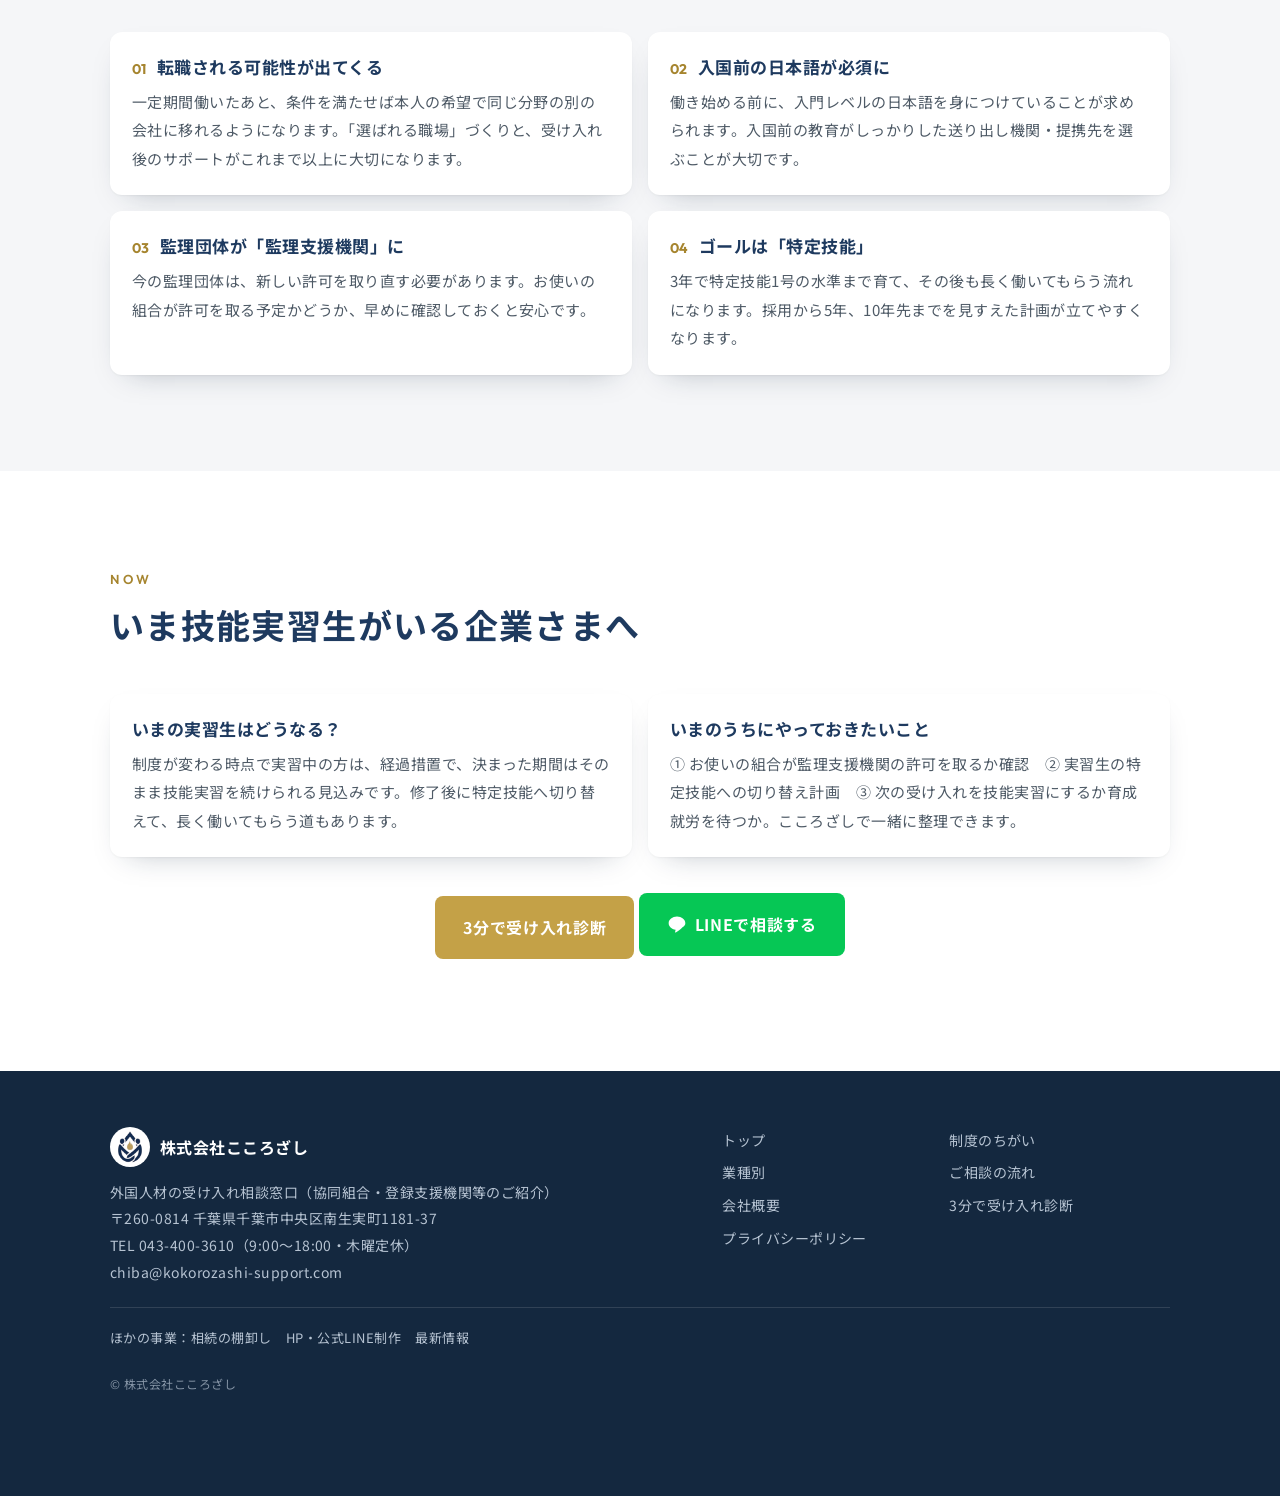
<file: seido.html>
<!doctype html>
<html lang="ja">
<head>
<meta charset="utf-8">
<meta name="viewport" content="width=device-width,initial-scale=1">
<title>技能実習・特定技能・育成就労のちがい｜株式会社こころざし</title>
<meta name="description" content="技能実習・育成就労・特定技能の3つの制度を、企業目線で比較。2027年4月から始まる育成就労で何が変わるかも解説します。">
<link rel="icon" href="assets/img/favicon.png">
<link rel="preconnect" href="https://fonts.googleapis.com">
<link rel="preconnect" href="https://fonts.gstatic.com" crossorigin>
<link href="https://fonts.googleapis.com/css2?family=Noto+Sans+JP:wght@400;500;700&family=Outfit:wght@500;600&display=swap" rel="stylesheet">
<link rel="stylesheet" href="assets/css/style.css">
<meta name="theme-color" content="#1E3A5F">
<meta property="og:type" content="website">
<meta property="og:site_name" content="株式会社こころざし">
<meta property="og:title" content="技能実習・特定技能・育成就労のちがい｜株式会社こころざし">
<meta property="og:description" content="技能実習・育成就労・特定技能の3つの制度を、企業目線で比較。2027年4月から始まる育成就労で何が変わるかも解説します。">
<meta property="og:url" content="https://kokorozashi-support.com/seido">
<meta property="og:image" content="https://kokorozashi-support.com/assets/img/ogp.jpg">
<meta name="twitter:card" content="summary_large_image">
</head>
<body>
<header class="hd">
  <div class="wrap hd-in">
    <a class="logo" href="index.html"><img src="assets/img/logo.png" alt=""><span><b>株式会社こころざし</b><small>外国人材の受け入れ相談窓口</small></span></a>
    <nav class="nav"><a href="index.html">トップ</a><a href="seido.html">制度のちがい</a><a href="gyoushu.html">業種別</a><a href="flow.html">ご相談の流れ</a><a href="company.html">会社概要</a></nav>
    <a class="hd-tel" href="tel:0434003610"><small>お電話（木曜定休）</small>043-400-3610</a>
    <a class="hd-cta" href="shindan.html">3分で受け入れ診断</a>
    <button class="burger" id="burger" aria-label="メニュー"><span></span><span></span><span></span></button>
  </div>
  <nav class="nav-sp" id="navsp"><a href="index.html">トップ</a><a href="seido.html">制度のちがい</a><a href="gyoushu.html">業種別</a><a href="flow.html">ご相談の流れ</a><a href="company.html">会社概要</a><a href="shindan.html">3分で受け入れ診断</a>
    <div class="sp-cta"><a href="tel:0434003610">電話する</a><a class="l" href="index.html#contact">LINEで相談</a></div>
  </nav>
</header>
<section class="ph"><div class="wrap"><p class="en">SYSTEM</p><h1>技能実習・育成就労・特定技能のちがい</h1><p>3つの制度を、受け入れる企業の目線でくらべます。</p></div></section>

<section class="sec">
  <div class="wrap">
    <div class="hg"><p class="en">COMPARE</p><h2>ひと目でくらべる</h2></div>
    <div class="tbl-wrap"><table class="tbl">
      <thead><tr><th></th><th>技能実習<br><small style="font-weight:400">（2027年3月まで）</small></th><th class="new">育成就労<br><small style="font-weight:400">（2027年4月から）</small></th><th>特定技能1号</th><th>特定技能2号</th></tr></thead>
      <tbody>
        <tr><th>目的</th><td>技能を身につけ、母国へ持ち帰ってもらう（国際貢献）</td><td class="hl">日本の人手不足分野で、人を育てて確保する</td><td>即戦力として働いてもらう</td><td>熟練した人に長く働いてもらう</td></tr>
        <tr><th>どんな人</th><td>未経験からOK</td><td class="hl">未経験からOK</td><td>技能試験と日本語試験に合格した人（技能実習を修了した人も）</td><td>より高い技能試験に合格した人</td></tr>
        <tr><th>働ける期間</th><td>最長5年</td><td class="hl">原則3年</td><td>通算5年まで</td><td>更新の上限なし</td></tr>
        <tr><th>転職（転籍）</th><td>原則できない</td><td class="hl">条件を満たせば、本人の希望で同じ分野の中でできる</td><td>同じ分野の中でできる</td><td>同じ分野の中でできる</td></tr>
        <tr><th>日本語</th><td>原則として要件なし（介護などは別）</td><td class="hl">働き始める前に、入門レベルの日本語（試験合格か講習）</td><td>日常会話の基礎レベル</td><td>分野によって定めあり</td></tr>
        <tr><th>家族</th><td>連れてこられない</td><td class="hl">連れてこられない</td><td>連れてこられない</td><td>条件を満たせば一緒に暮らせる</td></tr>
        <tr><th>サポート役</th><td>監理団体</td><td class="hl">監理支援機関（新しい許可が必要）</td><td>登録支援機関（または自社）</td><td>支援の義務なし</td></tr>
      </tbody>
    </table></div>
    <p class="scroll-hint">← 横にスクロールできます →</p>
    <div class="caution">※ 2026年10月時点の公表資料をもとに、わかりやすくまとめたものです。細かな条件は分野ごとに決まり、今後変わることもあります。実際の受け入れでは、提携先・行政書士が最新の要件を確認します。</div>
  </div>
</section>

<section class="sec sec-bg">
  <div class="wrap">
    <div class="hg"><p class="en">2027.4</p><h2>育成就労で、<em>何が変わる？</em></h2><p>企業さまにとって大きいのは、この4つです。</p></div>
    <div class="change">
      <div class="chg"><h3><span>01</span>転職される可能性が出てくる</h3><p>一定期間働いたあと、条件を満たせば本人の希望で同じ分野の別の会社に移れるようになります。「選ばれる職場」づくりと、受け入れ後のサポートがこれまで以上に大切になります。</p></div>
      <div class="chg"><h3><span>02</span>入国前の日本語が必須に</h3><p>働き始める前に、入門レベルの日本語を身につけていることが求められます。入国前の教育がしっかりした送り出し機関・提携先を選ぶことが大切です。</p></div>
      <div class="chg"><h3><span>03</span>監理団体が「監理支援機関」に</h3><p>今の監理団体は、新しい許可を取り直す必要があります。お使いの組合が許可を取る予定かどうか、早めに確認しておくと安心です。</p></div>
      <div class="chg"><h3><span>04</span>ゴールは「特定技能」</h3><p>3年で特定技能1号の水準まで育て、その後も長く働いてもらう流れになります。採用から5年、10年先までを見すえた計画が立てやすくなります。</p></div>
    </div>
  </div>
</section>

<section class="sec">
  <div class="wrap">
    <div class="hg"><p class="en">NOW</p><h2>いま技能実習生がいる企業さまへ</h2></div>
    <div class="change">
      <div class="chg"><h3>いまの実習生はどうなる？</h3><p>制度が変わる時点で実習中の方は、経過措置で、決まった期間はそのまま技能実習を続けられる見込みです。修了後に特定技能へ切り替えて、長く働いてもらう道もあります。</p></div>
      <div class="chg"><h3>いまのうちにやっておきたいこと</h3><p>① お使いの組合が監理支援機関の許可を取るか確認　② 実習生の特定技能への切り替え計画　③ 次の受け入れを技能実習にするか育成就労を待つか。こころざしで一緒に整理できます。</p></div>
    </div>
    <p class="center" style="margin-top:36px"><a class="btn btn-gold" href="shindan.html">3分で受け入れ診断</a> <a class="btn btn-line js-line" href="#" data-text="育成就労への移行について相談したいです。いま技能実習生を受け入れています。">LINEで相談する</a></p>
  </div>
</section>
<footer class="ft">
  <div class="wrap">
    <div class="ft-in">
      <div>
        <p class="fl"><img src="assets/img/logo.png" alt=""><b>株式会社こころざし</b></p>
        <p style="margin:0">外国人材の受け入れ相談窓口（協同組合・登録支援機関等のご紹介）<br>
        〒260-0814 千葉県千葉市中央区南生実町1181-37<br>
        TEL 043-400-3610（9:00〜18:00・木曜定休）<br>chiba@kokorozashi-support.com</p>
      </div>
      <div><ul><li><a href="index.html">トップ</a></li><li><a href="seido.html">制度のちがい</a></li><li><a href="gyoushu.html">業種別</a></li><li><a href="flow.html">ご相談の流れ</a></li><li><a href="company.html">会社概要</a></li><li><a href="shindan.html">3分で受け入れ診断</a></li><li><a href="privacy.html">プライバシーポリシー</a></li></ul></div>
    </div>
    <p class="ft-other">ほかの事業：<a href="https://souzoku.kokorozashi-support.com/">相続の棚卸し</a><a href="https://seisaku.kokorozashi-support.com/">HP・公式LINE制作</a><a href="https://news.kokorozashi-support.com/">最新情報</a></p>
    <p class="ft-cp">© 株式会社こころざし</p>
  </div>
</footer>
<script src="assets/js/main.js"></script>
<!-- Cloudflare Web Analytics --><script type='module' src='https://static.cloudflareinsights.com/beacon.min.js' data-cf-beacon='{"token": "25b349b0f752403393757a30507615bf"}'></script><!-- End Cloudflare Web Analytics -->
</body>
</html>
</file>
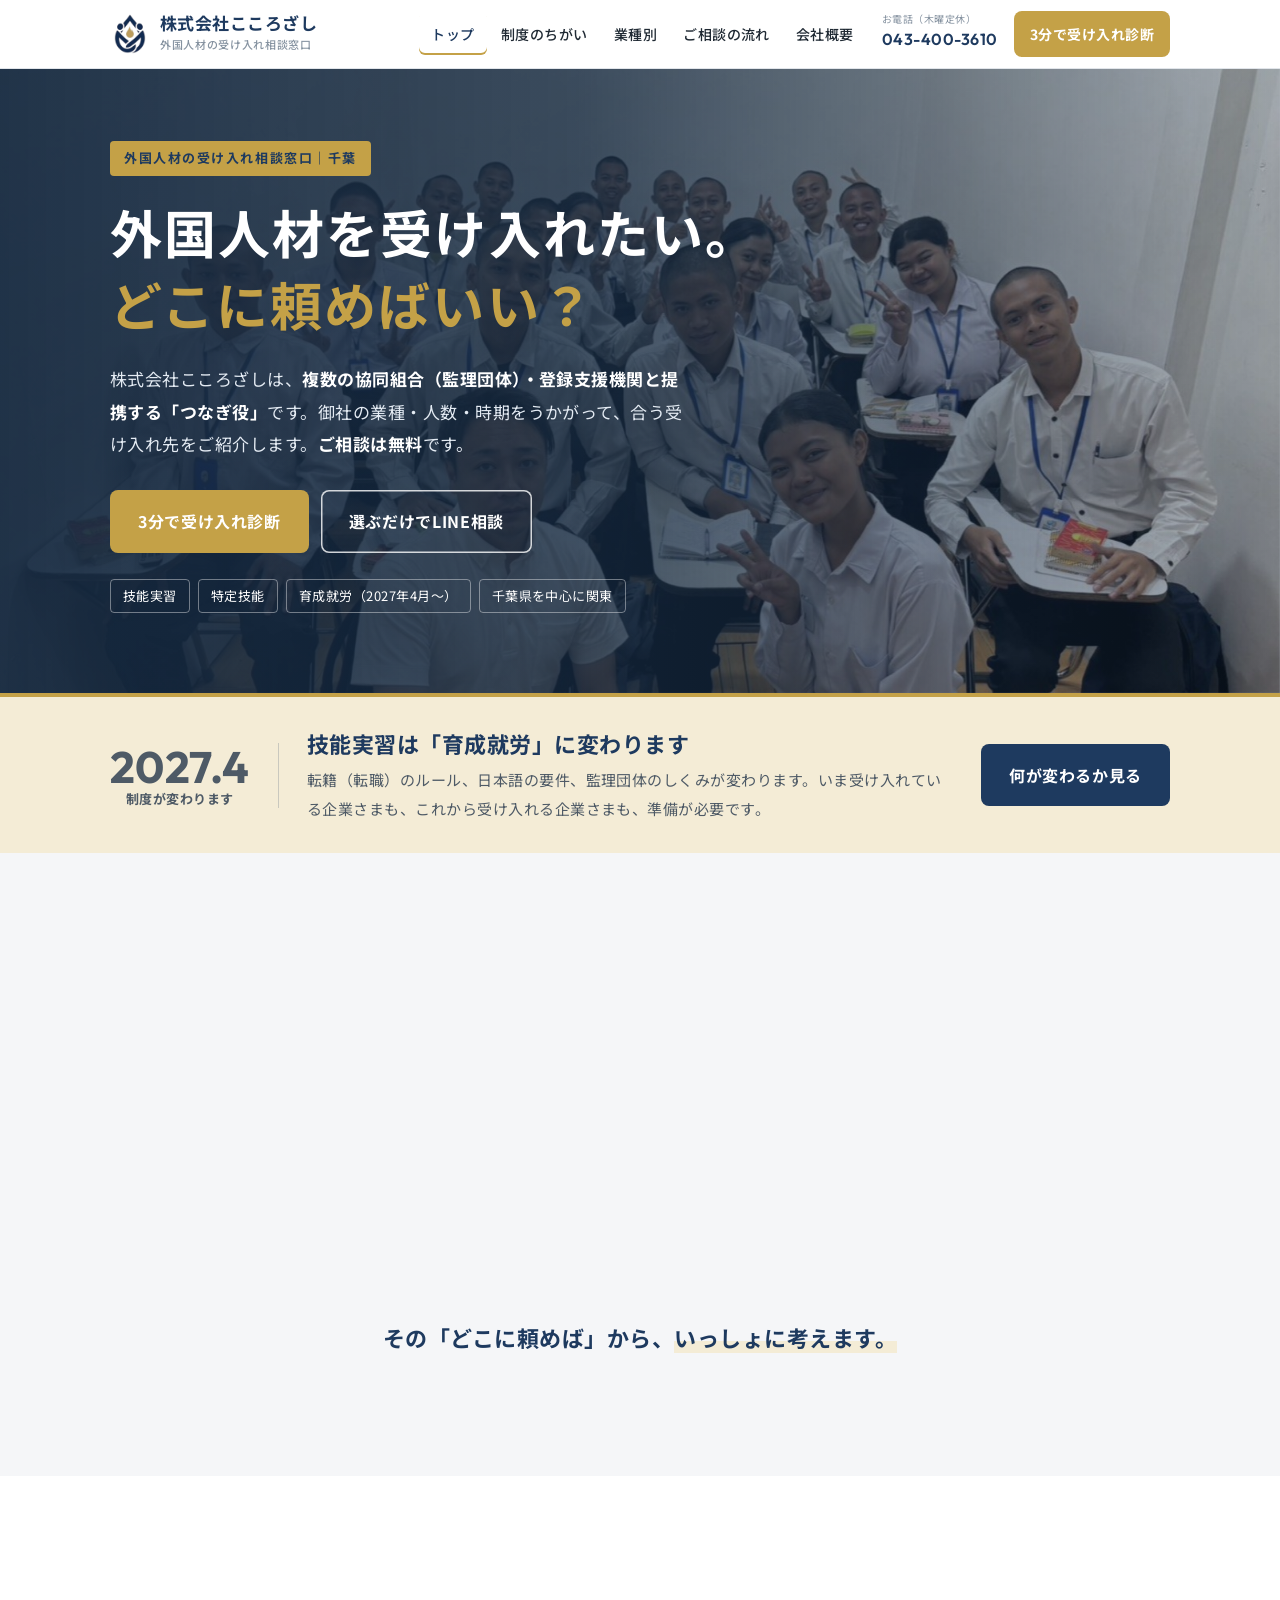
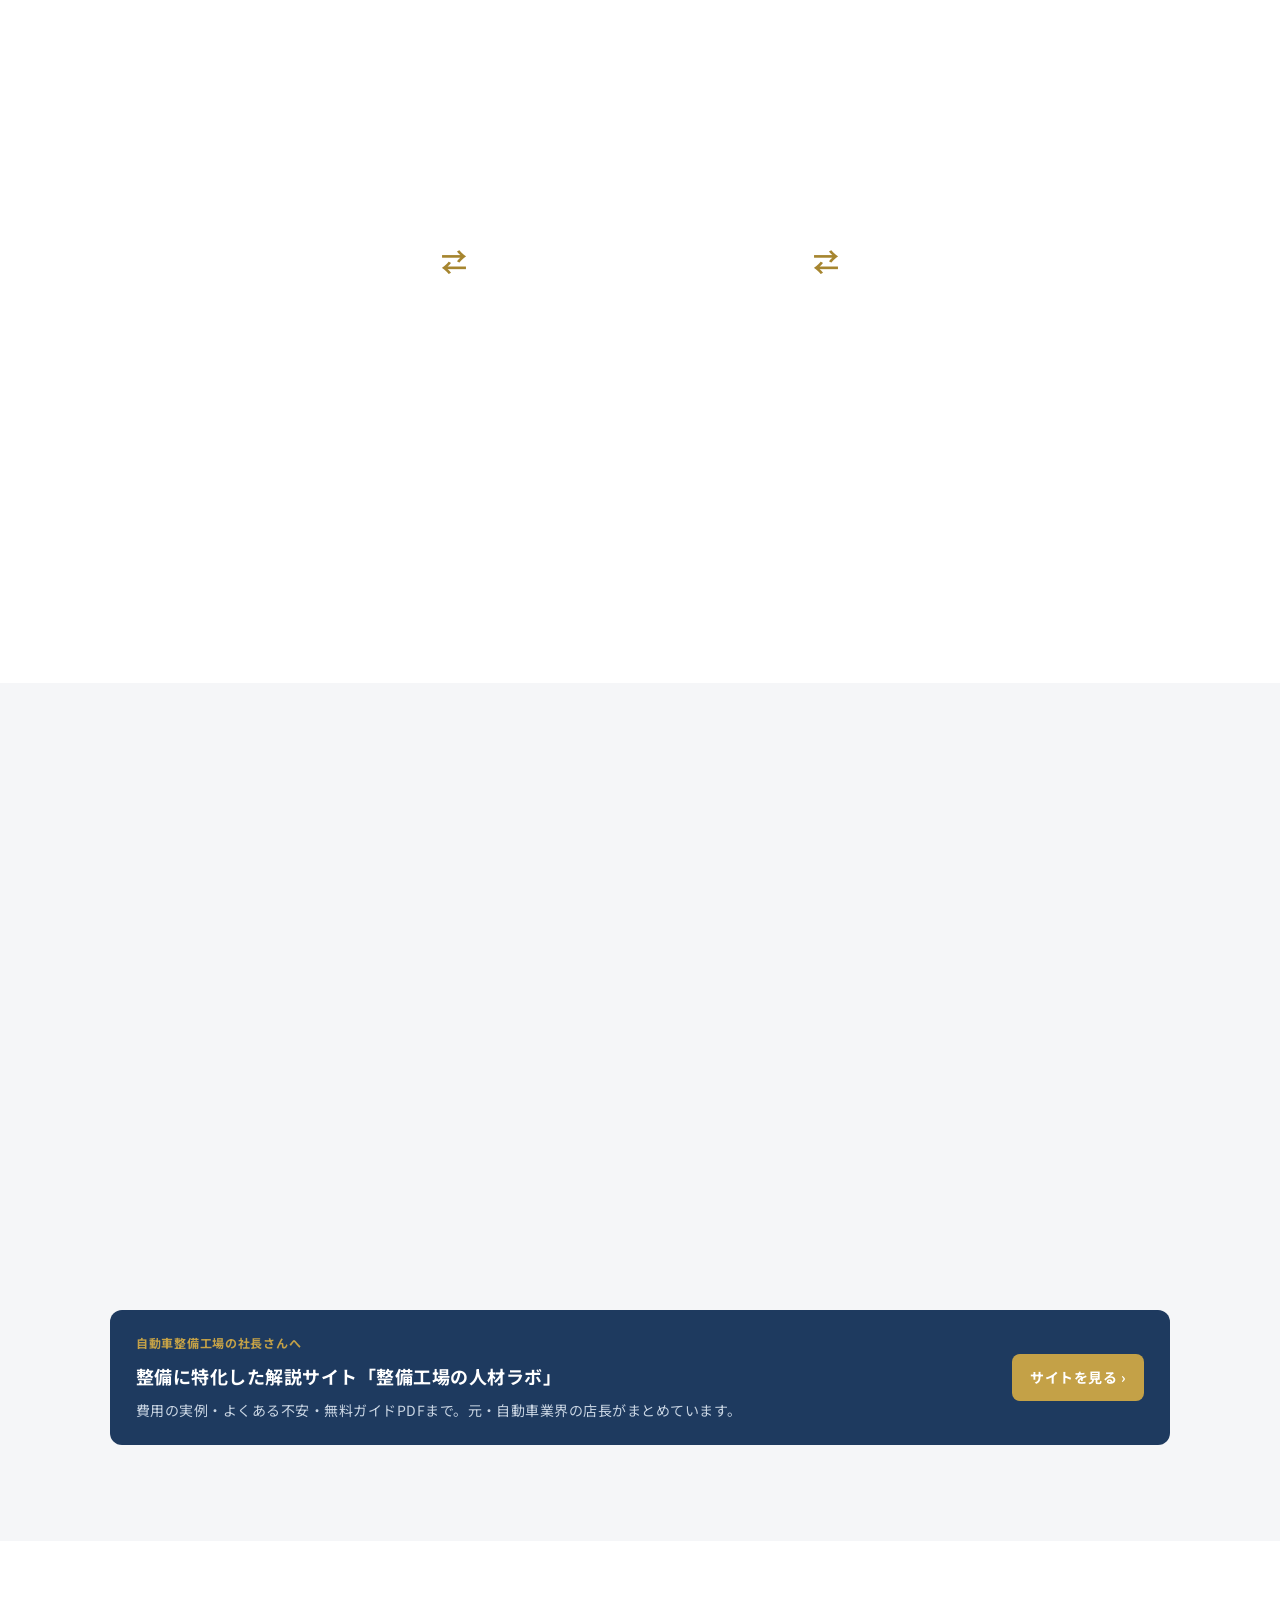
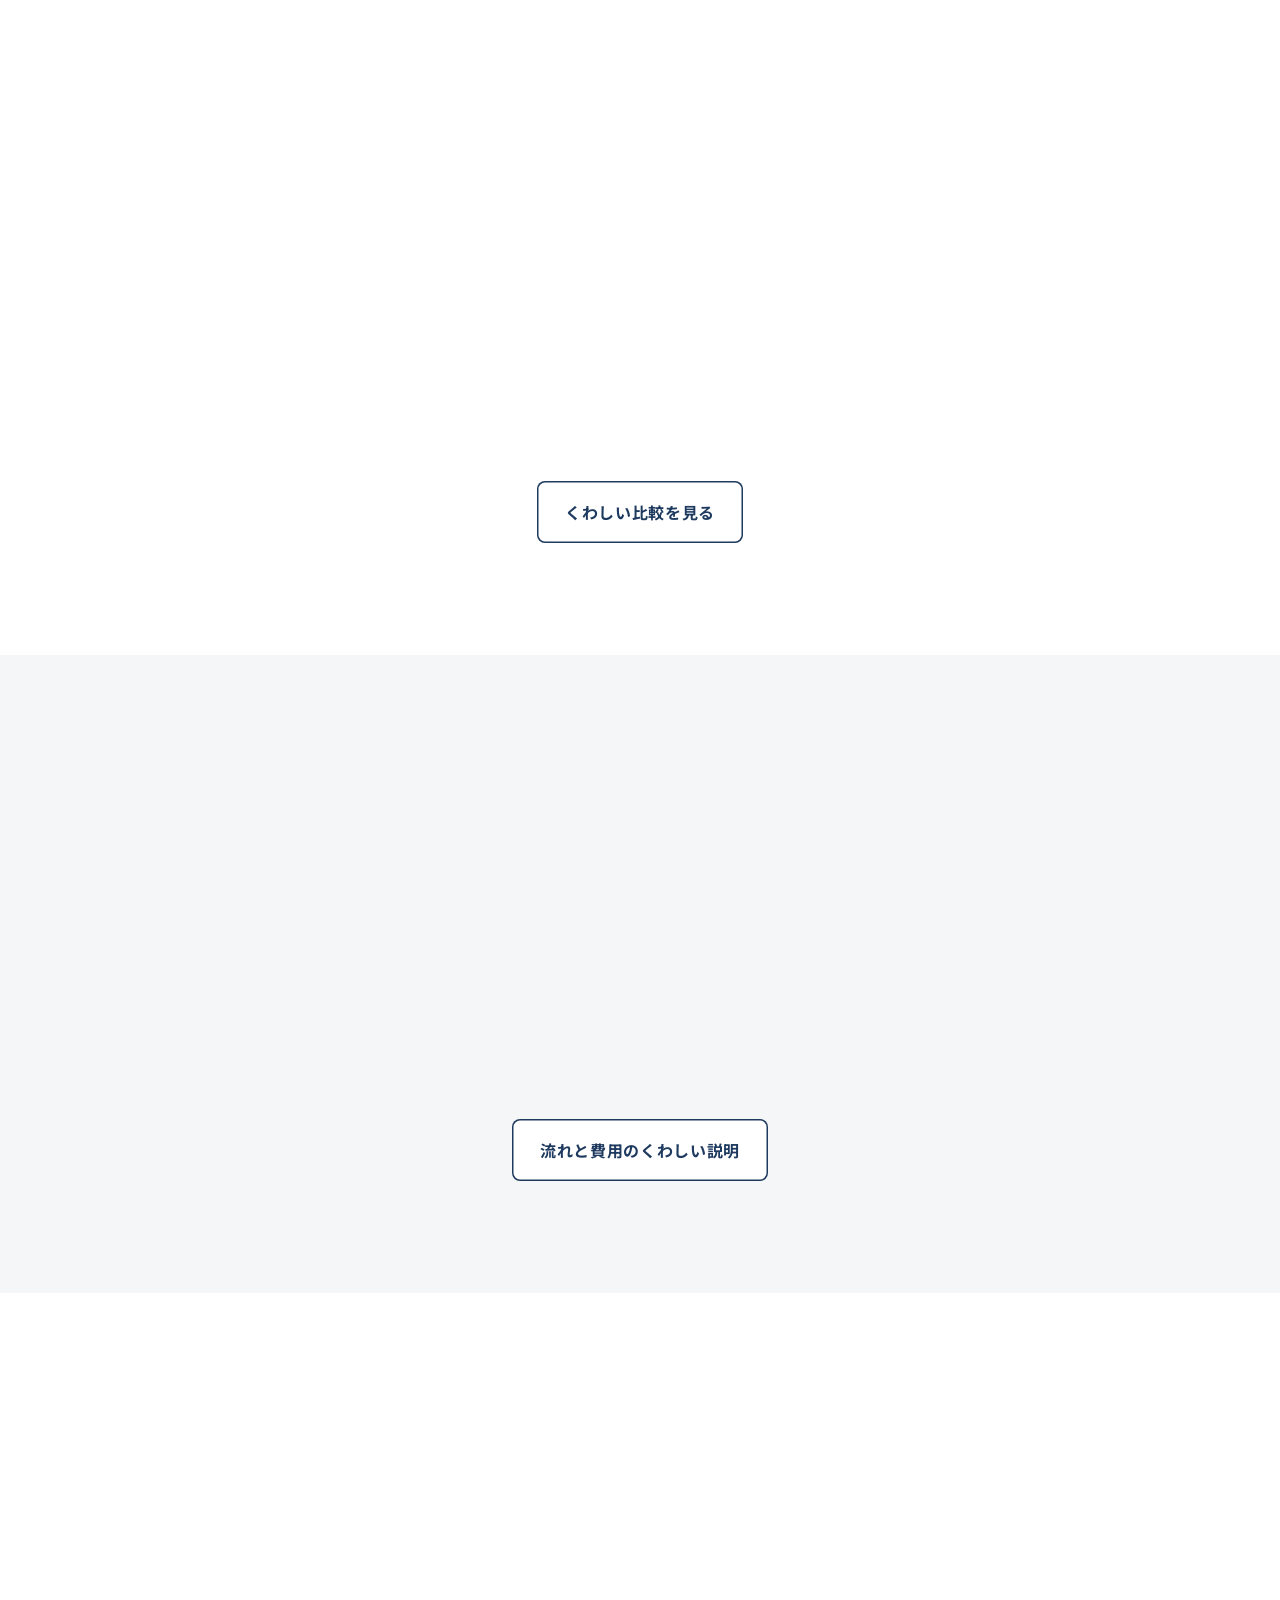
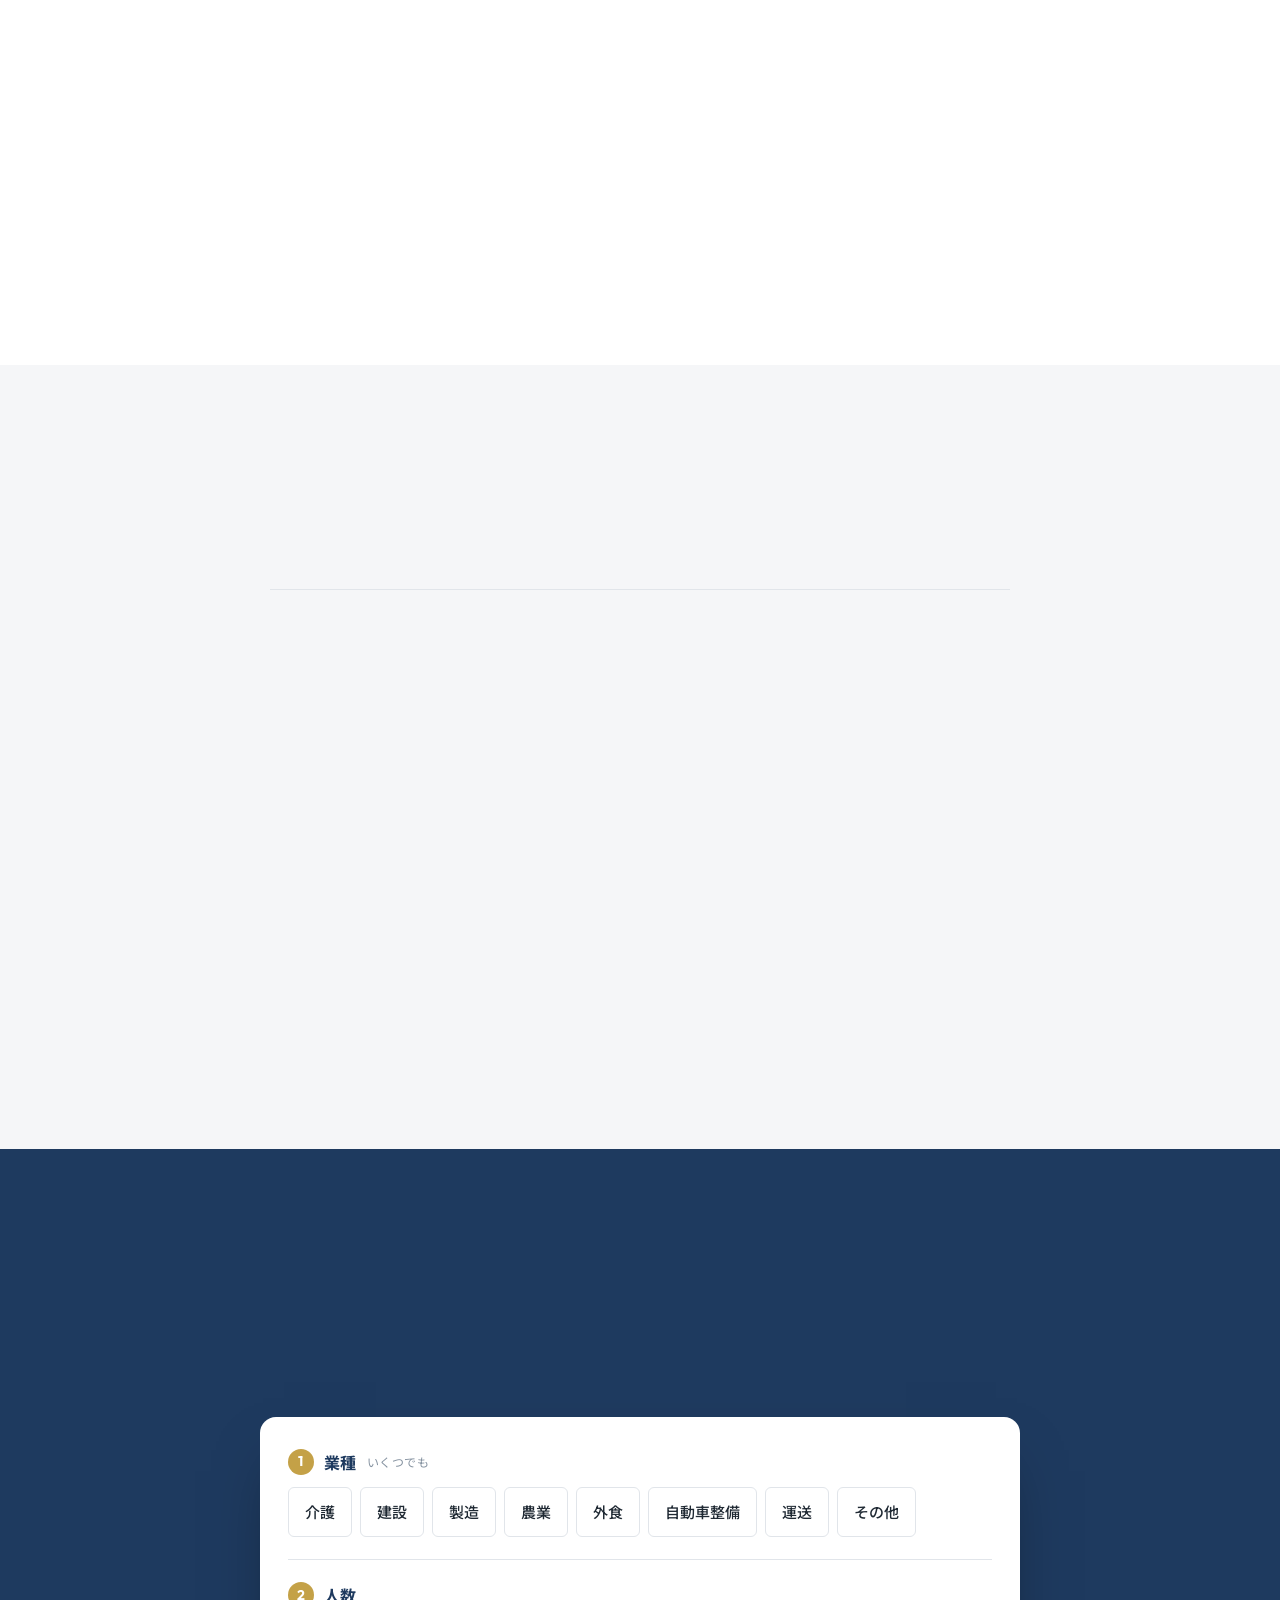
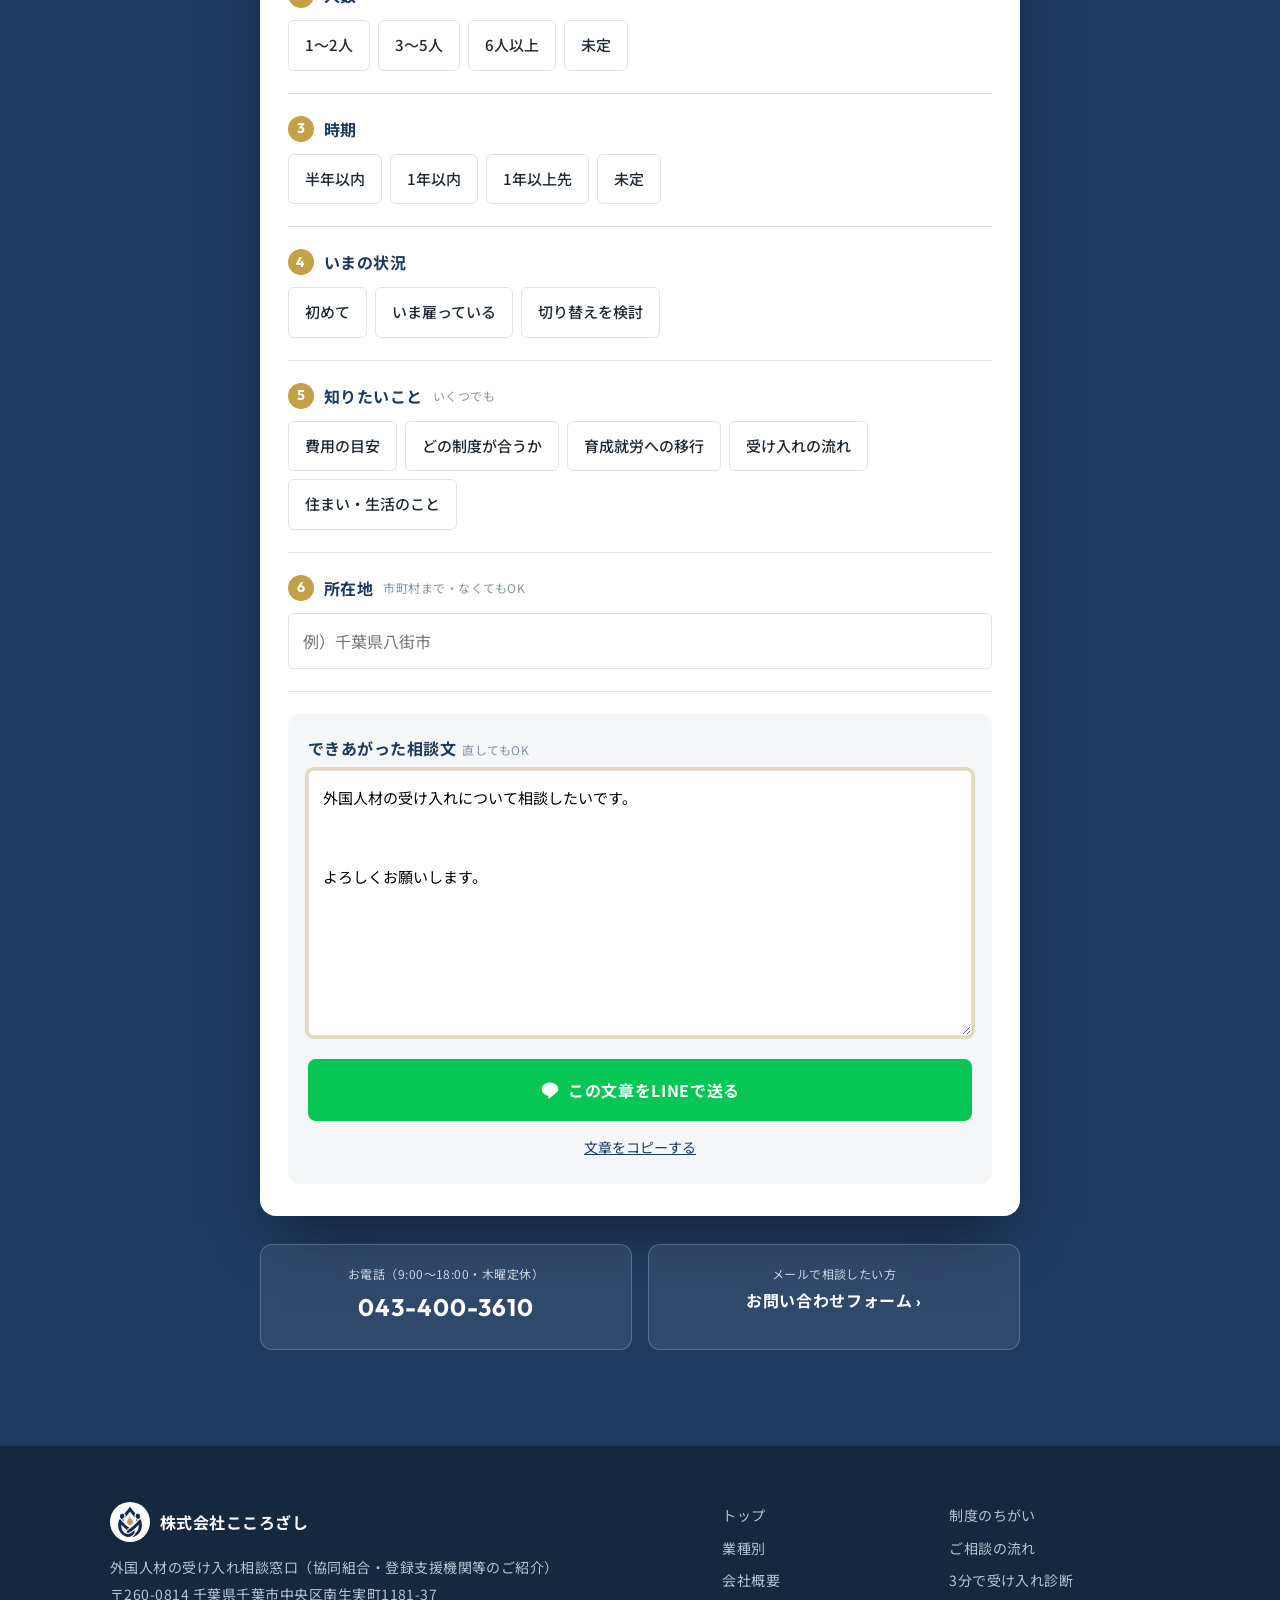
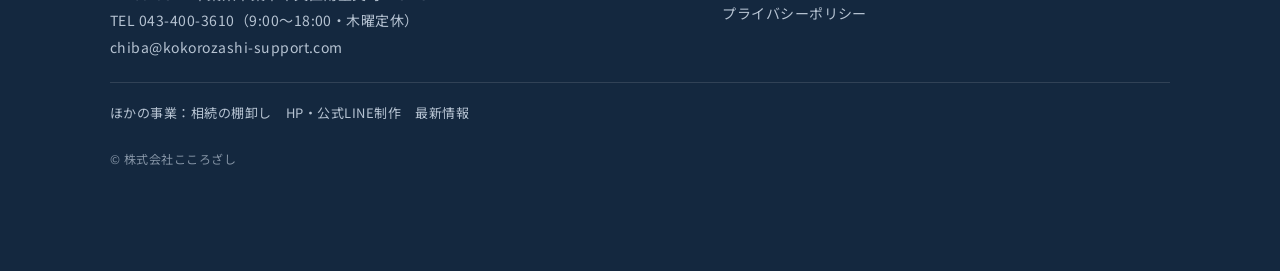
<file: service.html>
<!doctype html>
<html lang="ja"><head><meta charset="utf-8"><title>株式会社こころざし</title>
<meta name="robots" content="noindex"><link rel="canonical" href="https://kokorozashi-support.com/">
<meta http-equiv="refresh" content="0; url=index.html"></head>
<body><p><a href="index.html">株式会社こころざし トップページへ</a></p><!-- Cloudflare Web Analytics --><script type='module' src='https://static.cloudflareinsights.com/beacon.min.js' data-cf-beacon='{"token": "25b349b0f752403393757a30507615bf"}'></script><!-- End Cloudflare Web Analytics --></body></html>
</file>
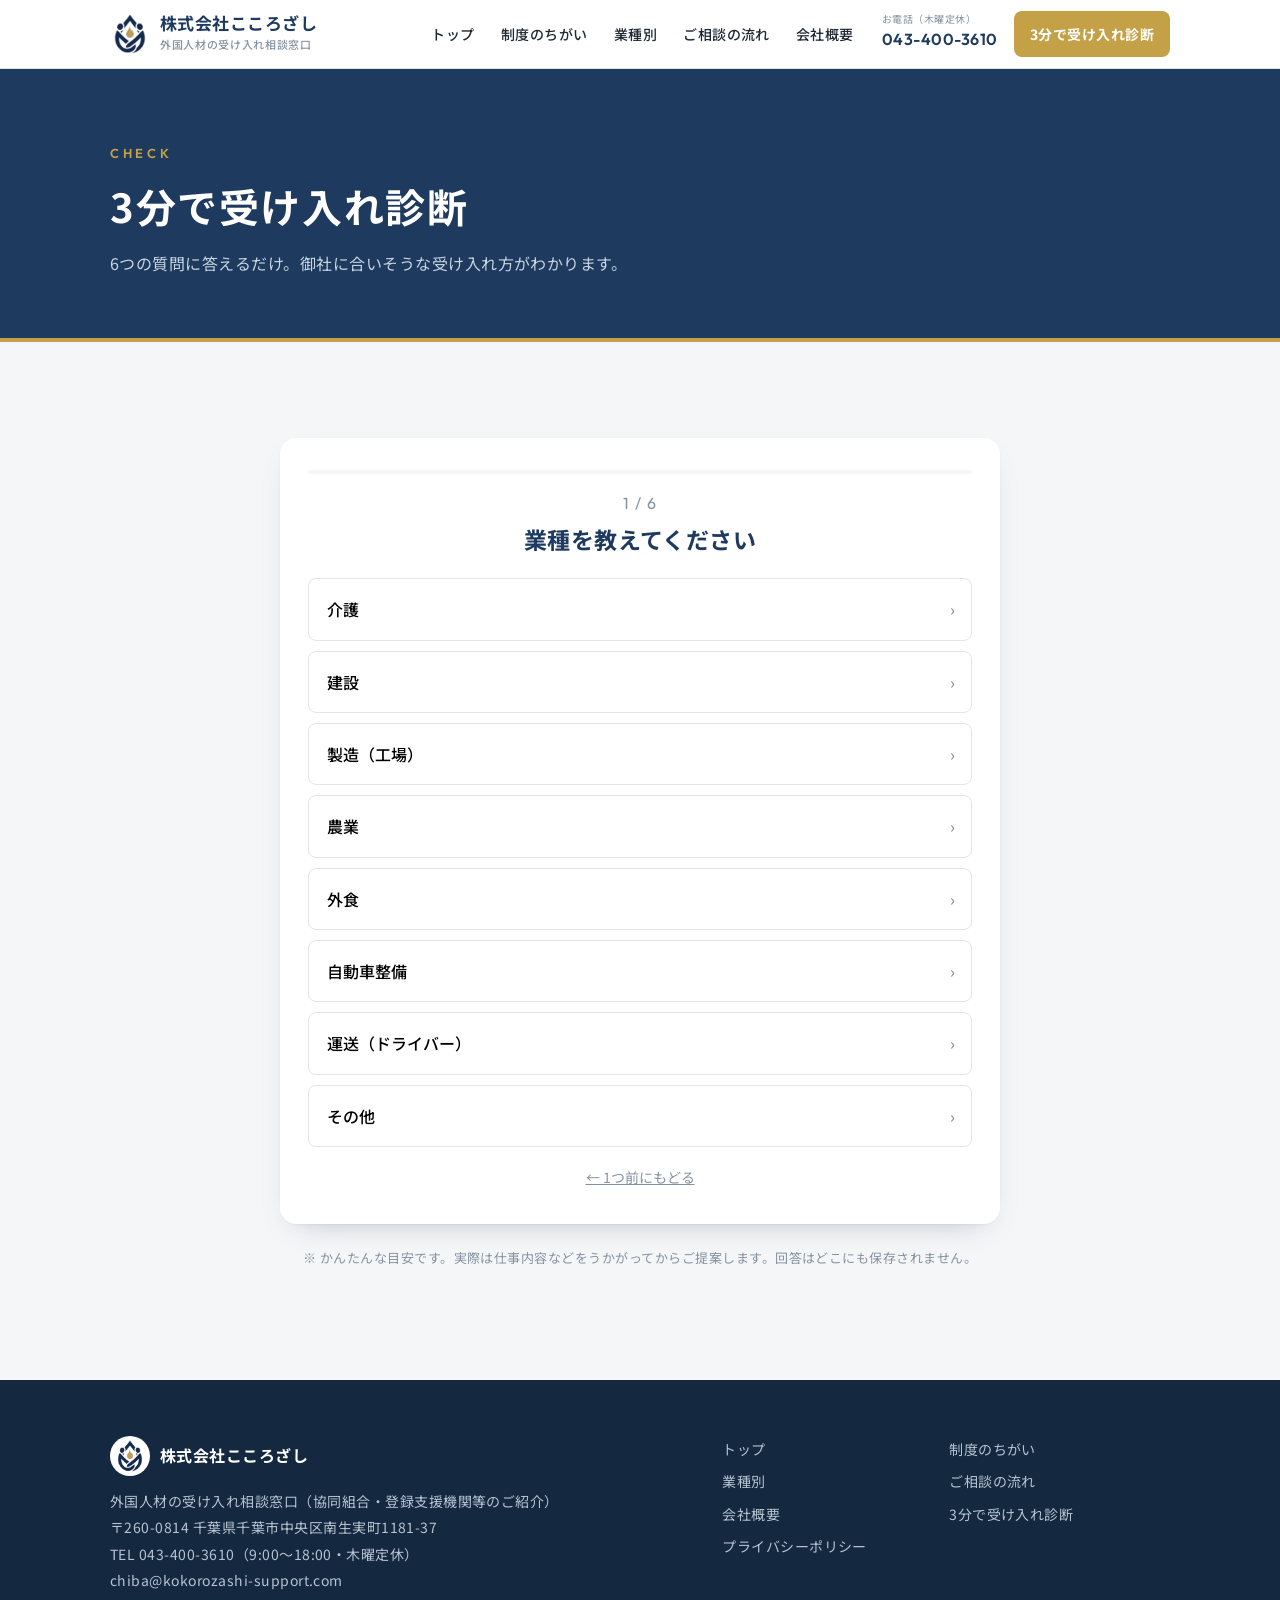
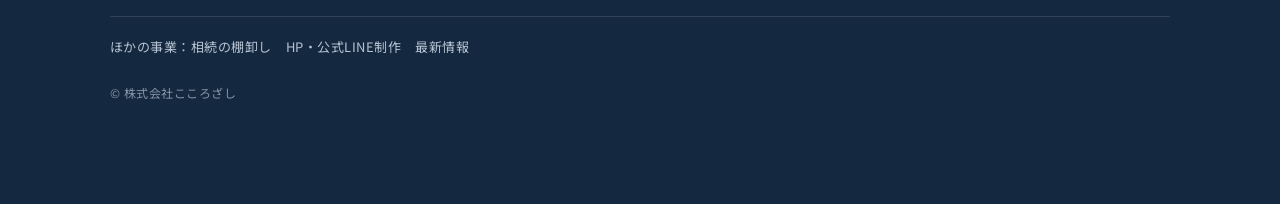
<file: shindan.html>
<!doctype html>
<html lang="ja">
<head>
<meta charset="utf-8">
<meta name="viewport" content="width=device-width,initial-scale=1">
<title>3分で受け入れ診断｜株式会社こころざし</title>
<meta name="description" content="6つの質問に答えるだけで、御社に合いそうな外国人材の受け入れ方（技能実習・育成就労・特定技能）がわかります。結果はそのままLINEで相談できます。">
<link rel="icon" href="assets/img/favicon.png">
<link rel="preconnect" href="https://fonts.googleapis.com">
<link rel="preconnect" href="https://fonts.gstatic.com" crossorigin>
<link href="https://fonts.googleapis.com/css2?family=Noto+Sans+JP:wght@400;500;700&family=Outfit:wght@500;600&display=swap" rel="stylesheet">
<link rel="stylesheet" href="assets/css/style.css">
<meta name="theme-color" content="#1E3A5F">
<meta property="og:type" content="website">
<meta property="og:site_name" content="株式会社こころざし">
<meta property="og:title" content="3分で受け入れ診断｜株式会社こころざし">
<meta property="og:description" content="6つの質問に答えるだけで、御社に合いそうな外国人材の受け入れ方（技能実習・育成就労・特定技能）がわかります。結果はそのままLINEで相談できます。">
<meta property="og:url" content="https://kokorozashi-support.com/shindan">
<meta property="og:image" content="https://kokorozashi-support.com/assets/img/ogp.jpg">
<meta name="twitter:card" content="summary_large_image">
</head>
<body>
<header class="hd">
  <div class="wrap hd-in">
    <a class="logo" href="index.html"><img src="assets/img/logo.png" alt=""><span><b>株式会社こころざし</b><small>外国人材の受け入れ相談窓口</small></span></a>
    <nav class="nav"><a href="index.html">トップ</a><a href="seido.html">制度のちがい</a><a href="gyoushu.html">業種別</a><a href="flow.html">ご相談の流れ</a><a href="company.html">会社概要</a></nav>
    <a class="hd-tel" href="tel:0434003610"><small>お電話（木曜定休）</small>043-400-3610</a>
    <a class="hd-cta" href="shindan.html">3分で受け入れ診断</a>
    <button class="burger" id="burger" aria-label="メニュー"><span></span><span></span><span></span></button>
  </div>
  <nav class="nav-sp" id="navsp"><a href="index.html">トップ</a><a href="seido.html">制度のちがい</a><a href="gyoushu.html">業種別</a><a href="flow.html">ご相談の流れ</a><a href="company.html">会社概要</a><a href="shindan.html">3分で受け入れ診断</a>
    <div class="sp-cta"><a href="tel:0434003610">電話する</a><a class="l" href="index.html#contact">LINEで相談</a></div>
  </nav>
</header>
<section class="ph"><div class="wrap"><p class="en">CHECK</p><h1>3分で受け入れ診断</h1><p>6つの質問に答えるだけ。御社に合いそうな受け入れ方がわかります。</p></div></section>

<section class="sec sec-bg">
  <div class="wrap">
    <div class="quiz" id="quiz">
      <div class="qbar"><span id="qBar"></span></div>
      <p class="qcount" id="qCount"></p>
      <p class="qq" id="qQ"></p>
      <div class="qops" id="qOps"></div>
      <button type="button" class="qback" id="qBack">← 1つ前にもどる</button>
    </div>
    <div class="res" id="res" hidden>
      <p class="res-lbl">御社に合いそうなのは</p>
      <p class="res-main" id="resMain"></p>
      <div class="res-why"><h3>理由とポイント</h3><ul id="resWhy"></ul></div>
      <a href="#" class="btn btn-line js-line" id="resLine">この結果をLINEで送って相談する</a>
      <p class="sub">↑ 回答と結果が入った文章でLINEが開きます。送信を押すだけです。</p>
      <a class="btn btn-out" href="seido.html">制度のちがいを見る</a>
      <button type="button" class="qback" id="qRetry">もう一度診断する</button>
    </div>
    <p class="note center">※ かんたんな目安です。実際は仕事内容などをうかがってからご提案します。回答はどこにも保存されません。</p>
  </div>
</section>
<footer class="ft">
  <div class="wrap">
    <div class="ft-in">
      <div>
        <p class="fl"><img src="assets/img/logo.png" alt=""><b>株式会社こころざし</b></p>
        <p style="margin:0">外国人材の受け入れ相談窓口（協同組合・登録支援機関等のご紹介）<br>
        〒260-0814 千葉県千葉市中央区南生実町1181-37<br>
        TEL 043-400-3610（9:00〜18:00・木曜定休）<br>chiba@kokorozashi-support.com</p>
      </div>
      <div><ul><li><a href="index.html">トップ</a></li><li><a href="seido.html">制度のちがい</a></li><li><a href="gyoushu.html">業種別</a></li><li><a href="flow.html">ご相談の流れ</a></li><li><a href="company.html">会社概要</a></li><li><a href="shindan.html">3分で受け入れ診断</a></li><li><a href="privacy.html">プライバシーポリシー</a></li></ul></div>
    </div>
    <p class="ft-other">ほかの事業：<a href="https://souzoku.kokorozashi-support.com/">相続の棚卸し</a><a href="https://seisaku.kokorozashi-support.com/">HP・公式LINE制作</a><a href="https://news.kokorozashi-support.com/">最新情報</a></p>
    <p class="ft-cp">© 株式会社こころざし</p>
  </div>
</footer>
<script src="assets/js/main.js"></script>
<!-- Cloudflare Web Analytics --><script type='module' src='https://static.cloudflareinsights.com/beacon.min.js' data-cf-beacon='{"token": "25b349b0f752403393757a30507615bf"}'></script><!-- End Cloudflare Web Analytics -->
</body>
</html>
</file>
<file: assets/css/style.css>
/* =========================================================
   株式会社こころざし｜外国人材の受け入れ相談窓口
   紺 × 金（ブランド色）／写真を大きく／動きは控えめ
   ========================================================= */
:root{
  --navy:#1E3A5F; --navy-d:#14283F; --navy-l:#2C5180;
  --gold:#C4A147; --gold-d:#A6852F; --gold-l:#F4ECD6;
  --bg:#F5F6F8; --paper:#FFFFFF; --ink:#1F2933; --sub:#4E5A66; --mute:#8592A0; --line:#E1E5EA;
  --line-green:#06C755;
  --sans:"Noto Sans JP","Hiragino Sans","Yu Gothic",sans-serif;
  --num:"Outfit","Noto Sans JP",sans-serif;
  --r:12px; --sh:0 1px 2px rgba(0,0,0,.04),0 12px 30px -18px rgba(20,40,63,.35);
}
*{box-sizing:border-box}
html{scroll-behavior:smooth;-webkit-text-size-adjust:100%}
body{margin:0;background:var(--paper);color:var(--ink);font-family:var(--sans);font-size:16px;line-height:1.9;letter-spacing:.03em;overflow-x:hidden}
img{max-width:100%;height:auto;display:block}
a{color:var(--navy-l)}
h1,h2,h3{line-height:1.5;margin:0;font-weight:700}
p{margin:0 0 1em}
.wrap{width:min(1100px,100%);margin:0 auto;padding:0 20px}
.narrow{width:min(780px,100%);margin:0 auto;padding:0 20px}
.center{text-align:center}
.nw{display:inline-block}

/* ---------- ヘッダー ---------- */
.hd{position:sticky;top:0;z-index:100;background:rgba(255,255,255,.95);backdrop-filter:blur(8px);-webkit-backdrop-filter:blur(8px);border-bottom:1px solid var(--line)}
.hd-in{display:flex;align-items:center;gap:16px;height:68px}
.logo{display:flex;align-items:center;gap:10px;text-decoration:none;color:var(--navy);margin-right:auto}
.logo img{width:40px;height:40px;object-fit:contain}
.logo b{display:block;font-size:17px;line-height:1.2}
.logo small{display:block;font-size:11px;color:var(--mute);font-weight:500;letter-spacing:.06em}
.nav{display:flex;gap:2px}
.nav a{color:var(--ink);text-decoration:none;font-size:14px;font-weight:500;padding:8px 12px;border-radius:6px}
.nav a:hover{background:var(--bg)}
.nav a[aria-current=page]{color:var(--navy);box-shadow:inset 0 -2px 0 var(--gold)}
.hd-tel{font-family:var(--num);font-weight:600;color:var(--navy);text-decoration:none;font-size:16px;white-space:nowrap}
.hd-tel small{display:block;font-family:var(--sans);font-size:10px;color:var(--mute);font-weight:400;line-height:1}
.hd-cta{background:var(--gold);color:#fff;text-decoration:none;font-weight:700;font-size:14px;padding:10px 16px;border-radius:8px;white-space:nowrap}
.hd-cta:hover{background:var(--gold-d)}
.burger{display:none;width:44px;height:44px;border:0;border-radius:8px;background:var(--navy);position:relative;cursor:pointer}
.burger span{position:absolute;left:13px;width:18px;height:2px;background:#fff;transition:.3s}
.burger span:nth-child(1){top:15px}.burger span:nth-child(2){top:21px}.burger span:nth-child(3){top:27px}
.burger.on span:nth-child(1){top:21px;transform:rotate(45deg)}
.burger.on span:nth-child(2){opacity:0}
.burger.on span:nth-child(3){top:21px;transform:rotate(-45deg)}
.nav-sp{display:none}
@media(max-width:960px){
  .nav,.hd-tel,.hd-cta{display:none}
  .burger{display:block}
  .nav-sp{display:block;position:fixed;inset:68px 0 auto 0;background:#fff;padding:6px 20px 20px;border-bottom:1px solid var(--line);box-shadow:0 20px 30px -20px rgba(0,0,0,.3);opacity:0;visibility:hidden;transform:translateY(-8px);transition:.3s}
  .nav-sp.show{opacity:1;visibility:visible;transform:none}
  .nav-sp a{display:flex;justify-content:space-between;padding:14px 4px;border-bottom:1px solid var(--line);text-decoration:none;color:var(--ink);font-weight:500}
  .nav-sp a::after{content:"›";color:var(--mute)}
  .nav-sp .sp-cta{display:grid;grid-template-columns:1fr 1fr;gap:8px;margin-top:14px}
  .nav-sp .sp-cta a{border:0;justify-content:center;border-radius:8px;color:#fff;font-weight:700;background:var(--navy)}
  .nav-sp .sp-cta a.l{background:var(--line-green)}
  .nav-sp .sp-cta a::after{display:none}
}

/* ---------- ボタン ---------- */
.btn{display:inline-flex;align-items:center;justify-content:center;gap:8px;font-family:inherit;font-weight:700;font-size:16px;text-decoration:none;border:0;border-radius:8px;padding:16px 28px;cursor:pointer;transition:background .2s,transform .2s;letter-spacing:.04em}
.btn:hover{transform:translateY(-1px)}
.btn-gold{background:var(--gold);color:#fff}.btn-gold:hover{background:var(--gold-d)}
.btn-navy{background:var(--navy);color:#fff}.btn-navy:hover{background:var(--navy-d)}
.btn-line{background:var(--line-green);color:#fff}.btn-line:hover{background:#05B04B}
.btn-line::before{content:"";width:20px;height:20px;background:url("data:image/svg+xml,%3Csvg xmlns='http://www.w3.org/2000/svg' viewBox='0 0 24 24'%3E%3Cpath fill='%23fff' d='M12 3C6.5 3 2 6.6 2 11c0 3.9 3.5 7.2 8.3 7.9l-.6 2.7c-.1.5.4.8.8.6 2.1-1.2 6.2-4 8.1-6.2C20.7 14.6 22 12.9 22 11c0-4.4-4.5-8-10-8z'/%3E%3C/svg%3E") center/contain no-repeat}
.btn-ghost{background:transparent;color:#fff;box-shadow:inset 0 0 0 1.5px rgba(255,255,255,.8)}.btn-ghost:hover{background:rgba(255,255,255,.12)}
.btn-out{background:#fff;color:var(--navy);box-shadow:inset 0 0 0 1.5px var(--navy)}.btn-out:hover{background:var(--navy);color:#fff}
.btn-w{width:100%}

/* ---------- 見出し ---------- */
.sec{padding:96px 0}
.sec-bg{background:var(--bg)}
.sec-navy{background:var(--navy);color:#fff}
.hg{margin-bottom:44px}
.hg.center{text-align:center}
.hg .en{font-family:var(--num);font-size:13px;font-weight:600;letter-spacing:.28em;color:var(--gold-d);margin:0 0 8px}
.sec-navy .hg .en{color:var(--gold)}
.hg h2{font-size:clamp(24px,4.8vw,34px);color:var(--navy);letter-spacing:.04em}
.sec-navy .hg h2{color:#fff}
.hg h2 em{font-style:normal;color:var(--gold-d)}
.sec-navy .hg h2 em{color:var(--gold)}
.hg p{color:var(--sub);margin:14px 0 0}
.sec-navy .hg p{color:#C9D5E3}
@media(max-width:760px){.sec{padding:72px 0}.hg{margin-bottom:32px}}

/* ---------- ヒーロー ---------- */
.hero{position:relative;color:#fff;overflow:hidden;min-height:620px;display:flex;align-items:center}
.hero-bg{position:absolute;inset:0;background:center 30%/cover no-repeat;transform:scale(1.06);animation:zoom 14s ease-out forwards}
.hero::before{content:"";position:absolute;inset:0;background:linear-gradient(90deg,rgba(20,40,63,.94) 0%,rgba(20,40,63,.82) 45%,rgba(20,40,63,.35) 100%);z-index:1}
.hero-in{position:relative;z-index:2;padding:72px 20px 80px}
.hero .eyebrow{display:inline-block;font-size:13px;font-weight:700;letter-spacing:.12em;color:var(--navy);background:var(--gold);padding:5px 14px;border-radius:4px;margin:0 0 20px}
.hero h1{font-size:clamp(30px,6vw,52px);line-height:1.4;letter-spacing:.04em;margin-bottom:22px}
.hero h1 em{font-style:normal;color:var(--gold)}
.hero h1 .ln{display:block;overflow:hidden}
.hero h1 .ln>span{display:inline-block;transform:translateY(105%);animation:up .9s cubic-bezier(.2,.8,.2,1) forwards}
.hero h1 .ln:nth-child(2)>span{animation-delay:.12s}
.hero-lead{font-size:17px;max-width:34em;color:#E4EBF3;opacity:0;animation:fadeup .9s .4s forwards}
.hero-lead b{color:#fff}
.hero-cta{display:flex;flex-wrap:wrap;gap:12px;margin:30px 0 26px;opacity:0;animation:fadeup .9s .55s forwards}
.hero-tags{display:flex;flex-wrap:wrap;gap:8px;list-style:none;padding:0;margin:0;opacity:0;animation:fadeup .9s .7s forwards}
.hero-tags li{font-size:13px;border:1px solid rgba(255,255,255,.4);border-radius:4px;padding:4px 12px}
@media(max-width:760px){
  .hero{min-height:0}
  .hero::before{background:linear-gradient(180deg,rgba(20,40,63,.15) 0,rgba(20,40,63,.55) 200px,rgba(20,40,63,.95) 330px)}
  .hero-bg{bottom:auto;height:340px;background-position:center 30%;background-size:cover}
  .hero{background:var(--navy-d)}
  .hero-in{padding:250px 20px 56px}
  .hero-lead{font-size:15.5px}
  .hero-cta .btn{width:100%}
}

/* ---------- 育成就労の帯 ---------- */
.band{background:var(--gold-l);border-top:4px solid var(--gold)}
.band-in{display:grid;grid-template-columns:auto 1fr auto;gap:28px;align-items:center;padding:30px 20px}
.band-date{font-family:var(--num);font-weight:600;color:var(--navy);line-height:1.1;text-align:center;border-right:1px solid rgba(30,58,95,.2);padding-right:28px}
.band-date b{display:block;font-size:44px}
.band-date small{font-family:var(--sans);font-size:13px;font-weight:700}
.band h2{font-size:clamp(18px,3.6vw,22px);color:var(--navy);margin-bottom:6px}
.band p{margin:0;color:var(--sub);font-size:15px}
@media(max-width:760px){.band-in{grid-template-columns:1fr;gap:14px;text-align:center}.band-date{border:0;padding:0}}

/* ---------- 悩み ---------- */
.worry{display:grid;grid-template-columns:repeat(3,1fr);gap:14px;list-style:none;padding:0;margin:0}
.worry li{background:#fff;border:1px solid var(--line);border-radius:var(--r);padding:20px 20px 20px 54px;position:relative;font-weight:500;line-height:1.65}
.worry li::before{content:"?";position:absolute;left:18px;top:19px;width:24px;height:24px;border-radius:50%;background:var(--navy);color:#fff;font-family:var(--num);font-weight:600;font-size:14px;display:grid;place-items:center;line-height:1}
@media(max-width:860px){.worry{grid-template-columns:1fr}}
.answer{margin-top:36px;text-align:center;font-size:clamp(18px,3.6vw,22px);font-weight:700;color:var(--navy)}
.answer em{font-style:normal;background:linear-gradient(transparent 62%,var(--gold-l) 62%)}

/* ---------- つなぎ役の図 ---------- */
.role{display:grid;grid-template-columns:1fr auto 1fr auto 1fr;gap:14px;align-items:center}
.role-box{background:#fff;border-radius:var(--r);padding:26px 20px;text-align:center;box-shadow:var(--sh);height:100%}
.role-box .tag{display:inline-block;font-size:12px;font-weight:700;color:var(--mute);letter-spacing:.1em;margin-bottom:6px}
.role-box h3{font-size:19px;color:var(--navy);margin-bottom:8px}
.role-box p{margin:0;font-size:14px;color:var(--sub);line-height:1.7}
.role-box.me{background:var(--navy);color:#fff;box-shadow:0 18px 40px -18px rgba(20,40,63,.6)}
.role-box.me img{width:56px;height:56px;object-fit:contain;margin:0 auto 6px;background:#fff;border-radius:50%;padding:6px}
.role-box.me h3{color:#fff}.role-box.me .tag{color:var(--gold)}.role-box.me p{color:#D3DDE9}
.role-arrow{font-size:26px;color:var(--gold-d);font-weight:700}
@media(max-width:860px){.role{grid-template-columns:1fr}.role-arrow{transform:rotate(90deg);text-align:center}}
.points{display:grid;grid-template-columns:repeat(3,1fr);gap:20px;margin-top:40px}
.pt{border-top:3px solid var(--gold);padding-top:18px}
.pt .no{font-family:var(--num);font-weight:600;color:var(--gold-d);font-size:13px;letter-spacing:.2em}
.pt h3{font-size:18px;color:var(--navy);margin:4px 0 8px}
.pt p{margin:0;color:var(--sub);font-size:15px}
@media(max-width:860px){.points{grid-template-columns:1fr}}
.note{font-size:13px;color:var(--mute);margin-top:22px}

/* ---------- 業種タイル ---------- */
.inds{display:grid;grid-template-columns:repeat(4,1fr);gap:14px}
.ind{display:block;background:#fff;border:1px solid var(--line);border-radius:var(--r);padding:22px 18px;text-decoration:none;color:var(--ink);transition:border-color .2s,transform .2s,box-shadow .2s;position:relative}
.ind:hover{border-color:var(--gold);transform:translateY(-3px);box-shadow:var(--sh)}
.ind .ic{width:44px;height:44px;border-radius:10px;background:var(--navy);display:grid;place-items:center;margin-bottom:12px}
.ind .ic svg{width:24px;height:24px;stroke:#fff;fill:none;stroke-width:1.8;stroke-linecap:round;stroke-linejoin:round}
.ind b{display:block;font-size:17px;color:var(--navy)}
.ind span{display:block;font-size:13px;color:var(--mute);line-height:1.6;margin-top:4px}
.ind::after{content:"→";position:absolute;right:16px;top:20px;color:var(--gold-d)}
@media(max-width:860px){.inds{grid-template-columns:1fr 1fr;gap:10px}.ind{padding:18px 14px}.ind b{font-size:15px}}

/* ---------- 3制度カード ---------- */
.seido3{display:grid;grid-template-columns:repeat(3,1fr);gap:18px}
.sd{background:#fff;border-radius:var(--r);overflow:hidden;box-shadow:var(--sh);display:flex;flex-direction:column}
.sd-hd{background:var(--navy);color:#fff;padding:18px 22px}
.sd-hd small{display:block;font-family:var(--num);font-size:11px;letter-spacing:.2em;color:var(--gold)}
.sd-hd h3{font-size:20px}
.sd.new .sd-hd{background:var(--gold-d)}
.sd.new .sd-hd small{color:#fff}
.sd-bd{padding:20px 22px;flex:1}
.sd-bd p{font-size:15px;color:var(--sub);margin-bottom:12px}
.sd-bd dl{margin:0;display:grid;grid-template-columns:auto 1fr;gap:6px 12px;font-size:14px}
.sd-bd dt{color:var(--mute)}
.sd-bd dd{margin:0;font-weight:500}
@media(max-width:860px){.seido3{grid-template-columns:1fr}}

/* ---------- 流れ ---------- */
.steps{list-style:none;padding:0;margin:0;display:grid;grid-template-columns:repeat(5,1fr);gap:12px;counter-reset:s}
.steps li{background:#fff;border-radius:var(--r);padding:22px 16px;box-shadow:var(--sh);position:relative;counter-increment:s}
.steps li::before{content:"STEP " counter(s);font-family:var(--num);font-weight:600;font-size:12px;letter-spacing:.15em;color:var(--gold-d);display:block;margin-bottom:6px}
.steps h3{font-size:16px;color:var(--navy);margin-bottom:6px;line-height:1.5}
.steps p{margin:0;font-size:13.5px;color:var(--sub);line-height:1.7}
.steps .who{display:inline-block;margin-top:10px;font-size:12px;font-weight:700;padding:2px 8px;border-radius:4px;background:var(--gold-l);color:var(--gold-d)}
.steps .who.p{background:#E6EDF6;color:var(--navy)}
@media(max-width:960px){.steps{grid-template-columns:1fr}.steps li{padding:18px 18px 18px 110px;min-height:72px}.steps li::before{position:absolute;left:18px;top:20px}}

/* ---------- 代表 ---------- */
.msg{display:grid;grid-template-columns:320px 1fr;gap:48px;align-items:center}
.msg img{border-radius:var(--r);box-shadow:var(--sh)}
.msg h3{font-size:clamp(20px,3.8vw,26px);color:var(--navy);margin-bottom:16px;line-height:1.6}
.msg p{color:var(--sub)}
.msg .sign{margin-top:18px;color:var(--ink);font-weight:700}
.msg .sign small{display:block;font-weight:400;color:var(--mute);font-size:13px}
@media(max-width:860px){.msg{grid-template-columns:1fr;gap:26px}.msg img{max-width:260px;margin:0 auto}}

/* ---------- Q&A ---------- */
.qa{border-top:1px solid var(--line)}
.qa details{border-bottom:1px solid var(--line)}
.qa summary{list-style:none;cursor:pointer;padding:20px 44px 20px 40px;position:relative;font-weight:700;color:var(--navy)}
.qa summary::-webkit-details-marker{display:none}
.qa summary::before{content:"Q";position:absolute;left:4px;top:18px;font-family:var(--num);font-size:20px;color:var(--gold-d)}
.qa summary::after{content:"+";position:absolute;right:8px;top:16px;font-size:22px;color:var(--navy);transition:transform .3s}
.qa details[open] summary::after{transform:rotate(45deg)}
.qa .ans{margin:0;padding:0 16px 20px 40px;color:var(--sub);font-size:15px}

/* ---------- 相談（選ぶだけ） ---------- */
.contact{background:var(--navy);color:#fff;padding:96px 0}
.contact .hg h2{color:#fff}
.ask{background:#fff;color:var(--ink);border-radius:16px;padding:32px 28px;max-width:760px;margin:0 auto;box-shadow:0 30px 60px -24px rgba(0,0,0,.5)}
.ask-q{padding-bottom:22px;margin-bottom:22px;border-bottom:1px solid var(--line)}
.ask-q h3{font-size:16px;color:var(--navy);margin-bottom:12px;display:flex;flex-wrap:wrap;align-items:center;gap:10px}
.ask-q h3 span{font-family:var(--num);color:#fff;background:var(--gold);width:26px;height:26px;border-radius:50%;display:grid;place-items:center;font-size:14px}
.ask-q h3 small{font-size:12px;color:var(--mute);font-weight:400}
.ops{display:flex;flex-wrap:wrap;gap:8px}
.ops button{font:inherit;font-size:15px;font-weight:500;border:1px solid var(--line);background:#fff;color:var(--ink);padding:10px 16px;border-radius:6px;cursor:pointer;transition:.2s}
.ops button:hover{border-color:var(--navy)}
.ops button.on{background:var(--navy);border-color:var(--navy);color:#fff}
.ask input[type=text]{width:100%;font:inherit;padding:12px 14px;border:1px solid var(--line);border-radius:6px}
.ask input[type=text]:focus,.ask textarea:focus{outline:0;border-color:var(--navy)}
.ask-out{background:var(--bg);border-radius:12px;padding:22px 20px}
.ask-out h3{font-size:16px;color:var(--navy);margin-bottom:10px}
.ask-out h3 small{font-size:12px;color:var(--mute);font-weight:400;margin-left:6px}
.ask textarea{width:100%;font:inherit;font-size:15px;line-height:1.75;border:1px solid var(--line);border-radius:6px;padding:14px;background:#fff;resize:vertical;margin-bottom:14px;transition:box-shadow .4s}
.ask textarea.flash{box-shadow:0 0 0 3px rgba(196,161,71,.35)}
.ask .copy{display:block;margin:12px auto 0;background:none;border:0;font:inherit;font-size:14px;color:var(--navy);text-decoration:underline;cursor:pointer}
.other{display:grid;grid-template-columns:1fr 1fr;gap:16px;max-width:760px;margin:28px auto 0}
.other a,.other div{display:block;background:rgba(255,255,255,.08);border:1px solid rgba(255,255,255,.2);border-radius:12px;padding:18px 20px;color:#fff;text-decoration:none;text-align:center}
.other small{display:block;color:#C9D5E3;font-size:12px}
.other b{font-family:var(--num);font-size:24px;letter-spacing:.04em}
.other .mail b{font-size:16px;word-break:break-all}
@media(max-width:600px){.other{grid-template-columns:1fr}}

/* ---------- フォーム ---------- */
.form{background:#fff;border-radius:16px;padding:30px 28px;box-shadow:var(--sh);max-width:760px;margin:0 auto}
.form label{display:block;margin-bottom:18px;font-weight:700;color:var(--navy);font-size:15px}
.form label small{color:#C0392B;font-weight:400;margin-left:6px;font-size:12px}
.form input,.form select,.form textarea{display:block;width:100%;margin-top:6px;font:inherit;font-weight:400;color:var(--ink);padding:12px 14px;border:1px solid var(--line);border-radius:6px;background:#fff}
.form input:focus,.form select:focus,.form textarea:focus{outline:0;border-color:var(--navy)}
.form .agree{font-size:13px;color:var(--mute);font-weight:400}

/* ---------- 下層ヒーロー ---------- */
.ph{position:relative;background:var(--navy);color:#fff;padding:72px 0 64px;overflow:hidden}
.ph::after{content:"";position:absolute;left:0;bottom:0;height:4px;width:100%;background:var(--gold);transform:scaleX(0);transform-origin:left;animation:grow 1.1s .2s cubic-bezier(.7,0,.2,1) forwards}
.ph .en{font-family:var(--num);font-size:13px;font-weight:600;letter-spacing:.28em;color:var(--gold);margin:0 0 10px}
.ph h1{font-size:clamp(26px,5.6vw,40px);letter-spacing:.04em;margin-bottom:12px;animation:fadeup .8s both}
.ph p{margin:0;color:#C9D5E3;max-width:40em;animation:fadeup .8s .12s both}

/* ---------- 比較表 ---------- */
.tbl-wrap{overflow-x:auto;-webkit-overflow-scrolling:touch;border-radius:var(--r);box-shadow:var(--sh)}
.tbl{width:100%;min-width:720px;border-collapse:collapse;background:#fff;font-size:14.5px}
.tbl th,.tbl td{border-bottom:1px solid var(--line);padding:14px 16px;text-align:left;vertical-align:top;line-height:1.65}
.tbl thead th{background:var(--navy);color:#fff;font-size:15px}
.tbl thead th.new{background:var(--gold-d)}
.tbl tbody th{background:var(--bg);color:var(--navy);white-space:nowrap;width:120px}
.tbl td.hl{background:#FBF7EC}
.scroll-hint{display:none;font-size:12px;color:var(--mute);text-align:right;margin:6px 0 0}
@media(max-width:760px){.scroll-hint{display:block}}
.change{display:grid;grid-template-columns:1fr 1fr;gap:16px}
.chg{background:#fff;border-radius:var(--r);padding:22px;box-shadow:var(--sh)}
.chg h3{font-size:17px;color:var(--navy);margin-bottom:8px;display:flex;gap:10px;align-items:baseline}
.chg h3 span{font-family:var(--num);color:var(--gold-d);font-size:14px}
.chg p{margin:0;color:var(--sub);font-size:15px}
@media(max-width:760px){.change{grid-template-columns:1fr}}
.caution{margin-top:24px;background:var(--gold-l);border-left:4px solid var(--gold);padding:16px 20px;border-radius:0 8px 8px 0;font-size:14px;color:var(--sub)}

/* ---------- 業種ページ ---------- */
.indsec{display:grid;grid-template-columns:260px 1fr;gap:36px;padding:44px 0;border-bottom:1px solid var(--line);scroll-margin-top:90px}
.indsec:first-child{padding-top:0}
.indsec h2{font-size:24px;color:var(--navy);display:flex;align-items:center;gap:12px}
.indsec h2 .ic{width:48px;height:48px;border-radius:12px;background:var(--navy);display:grid;place-items:center;flex:none}
.indsec h2 .ic svg{width:26px;height:26px;stroke:#fff;fill:none;stroke-width:1.8;stroke-linecap:round;stroke-linejoin:round}
.indsec .use{display:flex;flex-wrap:wrap;gap:6px;margin-top:14px}
.indsec .use span{font-size:12px;font-weight:700;background:var(--gold-l);color:var(--gold-d);padding:3px 10px;border-radius:4px}
.indsec ul{margin:0;padding-left:1.2em;color:var(--sub)}
.indsec li{margin-bottom:6px}
@media(max-width:760px){.indsec{grid-template-columns:1fr;gap:14px}}

/* ---------- 診断 ---------- */
.quiz{background:#fff;border-radius:16px;padding:32px 28px;box-shadow:var(--sh);max-width:720px;margin:0 auto}
.qbar{height:4px;background:var(--bg);border-radius:2px;overflow:hidden}
.qbar span{display:block;height:100%;width:0;background:var(--gold);transition:width .5s}
.qcount{font-family:var(--num);color:var(--mute);text-align:center;margin:14px 0 4px;letter-spacing:.1em}
.qq{font-size:clamp(19px,4.4vw,23px);font-weight:700;color:var(--navy);text-align:center;margin:0 0 20px;line-height:1.55;animation:fadeup .4s}
.qops{display:grid;gap:10px}
.qops button{font:inherit;font-size:16px;font-weight:500;padding:15px 18px;border:1px solid var(--line);border-radius:8px;background:#fff;cursor:pointer;text-align:left;transition:.2s;position:relative}
.qops button:hover{border-color:var(--navy);background:var(--bg)}
.qops button::after{content:"›";position:absolute;right:16px;color:var(--mute)}
.qback{display:block;margin:16px auto 0;background:none;border:0;font:inherit;font-size:14px;color:var(--mute);text-decoration:underline;cursor:pointer}
.res{background:#fff;border-radius:16px;padding:32px 28px;box-shadow:var(--sh);max-width:720px;margin:0 auto}
.res-lbl{color:var(--mute);font-size:14px;margin:0;text-align:center}
.res-main{font-size:clamp(22px,5vw,30px);font-weight:700;color:var(--navy);text-align:center;margin:6px 0 18px;animation:fadeup .5s}
.res-main em{font-style:normal;color:var(--gold-d)}
.res-why{background:var(--bg);border-radius:10px;padding:18px 20px;margin-bottom:20px}
.res-why h3{font-size:15px;color:var(--navy);margin-bottom:8px}
.res-why ul{margin:0;padding-left:1.2em;color:var(--sub);font-size:15px}
.res .btn{width:100%;margin-bottom:10px}
.res .sub{font-size:12px;color:var(--mute);text-align:center;margin:0 0 14px}

/* ---------- 会社概要 ---------- */
.co{width:100%;border-collapse:collapse;background:#fff;border-radius:var(--r);overflow:hidden;box-shadow:var(--sh)}
.co th,.co td{padding:16px 20px;border-bottom:1px solid var(--line);text-align:left;vertical-align:top}
.co th{width:150px;background:var(--bg);color:var(--navy);font-weight:700;white-space:nowrap}
@media(max-width:600px){.co th,.co td{display:block;width:auto}.co th{padding-bottom:4px;border:0}}
.policy h2{font-size:18px;color:var(--navy);margin:30px 0 8px}
.policy p{color:var(--sub)}

/* ---------- フッター ---------- */
.ft{background:var(--navy-d);color:#B6C3D2;padding:56px 0 100px;font-size:14px}
.ft-in{display:grid;grid-template-columns:1.3fr 1fr;gap:30px}
.ft .fl{display:flex;align-items:center;gap:10px;margin-bottom:12px}
.ft .fl img{width:40px;height:40px;object-fit:contain;background:#fff;border-radius:50%;padding:4px}
.ft .fl b{color:#fff;font-size:16px}
.ft ul{list-style:none;padding:0;margin:0;display:grid;grid-template-columns:1fr 1fr;gap:6px}
.ft a{color:#B6C3D2;text-decoration:none}
.ft a:hover{color:#fff}
.ft-other{margin-top:22px;padding-top:18px;border-top:1px solid rgba(255,255,255,.12);font-size:13px}
.ft-other a{margin-right:14px;display:inline-block}
.ft-cp{margin:22px 0 0;font-size:12px;opacity:.7}
@media(max-width:700px){.ft-in{grid-template-columns:1fr}}

/* ---------- 下部固定バー ---------- */
.fixbar{position:fixed;left:0;right:0;bottom:0;z-index:90;display:none;gap:8px;padding:10px 12px calc(10px + env(safe-area-inset-bottom));background:rgba(255,255,255,.96);border-top:1px solid var(--line);transform:translateY(110%);transition:transform .4s}
.fixbar.show{transform:none}
.fixbar a{flex:1;text-align:center;text-decoration:none;font-weight:700;font-size:14px;padding:12px 6px;border-radius:8px;color:#fff}
.fixbar .f1{background:var(--gold)}
.fixbar .f2{background:var(--line-green)}
@media(max-width:960px){.fixbar{display:flex}}

/* ---------- 演出 ---------- */
.rv{opacity:0;transform:translateY(22px);transition:opacity .9s cubic-bezier(.2,.8,.2,1),transform .9s cubic-bezier(.2,.8,.2,1)}
.rv.in{opacity:1;transform:none}
@keyframes up{to{transform:none}}
@keyframes fadeup{from{opacity:0;transform:translateY(14px)}to{opacity:1;transform:none}}
@keyframes grow{to{transform:scaleX(1)}}
@keyframes zoom{to{transform:scale(1)}}
@media(prefers-reduced-motion:reduce){
  *,*::before,*::after{animation:none!important;transition:none!important}
  .rv,.hero-lead,.hero-cta,.hero-tags{opacity:1!important;transform:none!important}
  .hero h1 .ln>span{transform:none!important}
}
.sp{display:none}@media(max-width:600px){.sp{display:inline}}

/* 整備ラボへの導線 */
.lab{display:grid;grid-template-columns:auto 1fr auto;grid-template-areas:"tag tag go" "ttl ttl go" "txt txt go";gap:4px 20px;align-items:center;margin-top:18px;background:var(--navy);color:#fff;text-decoration:none;border-radius:var(--r);padding:22px 26px;transition:background .2s}
.lab:hover{background:var(--navy-d)}
.lab-tag{grid-area:tag;font-size:12px;font-weight:700;color:var(--gold);letter-spacing:.06em}
.lab b{grid-area:ttl;font-size:18px}
.lab-txt{grid-area:txt;font-size:14px;color:#C9D5E3}
.lab-go{grid-area:go;background:var(--gold);color:#fff;font-weight:700;font-size:14px;padding:10px 18px;border-radius:8px;white-space:nowrap}
@media(max-width:760px){.lab{grid-template-areas:"tag" "ttl" "txt" "go";grid-template-columns:1fr}.lab-go{text-align:center;margin-top:8px}}
</file>
